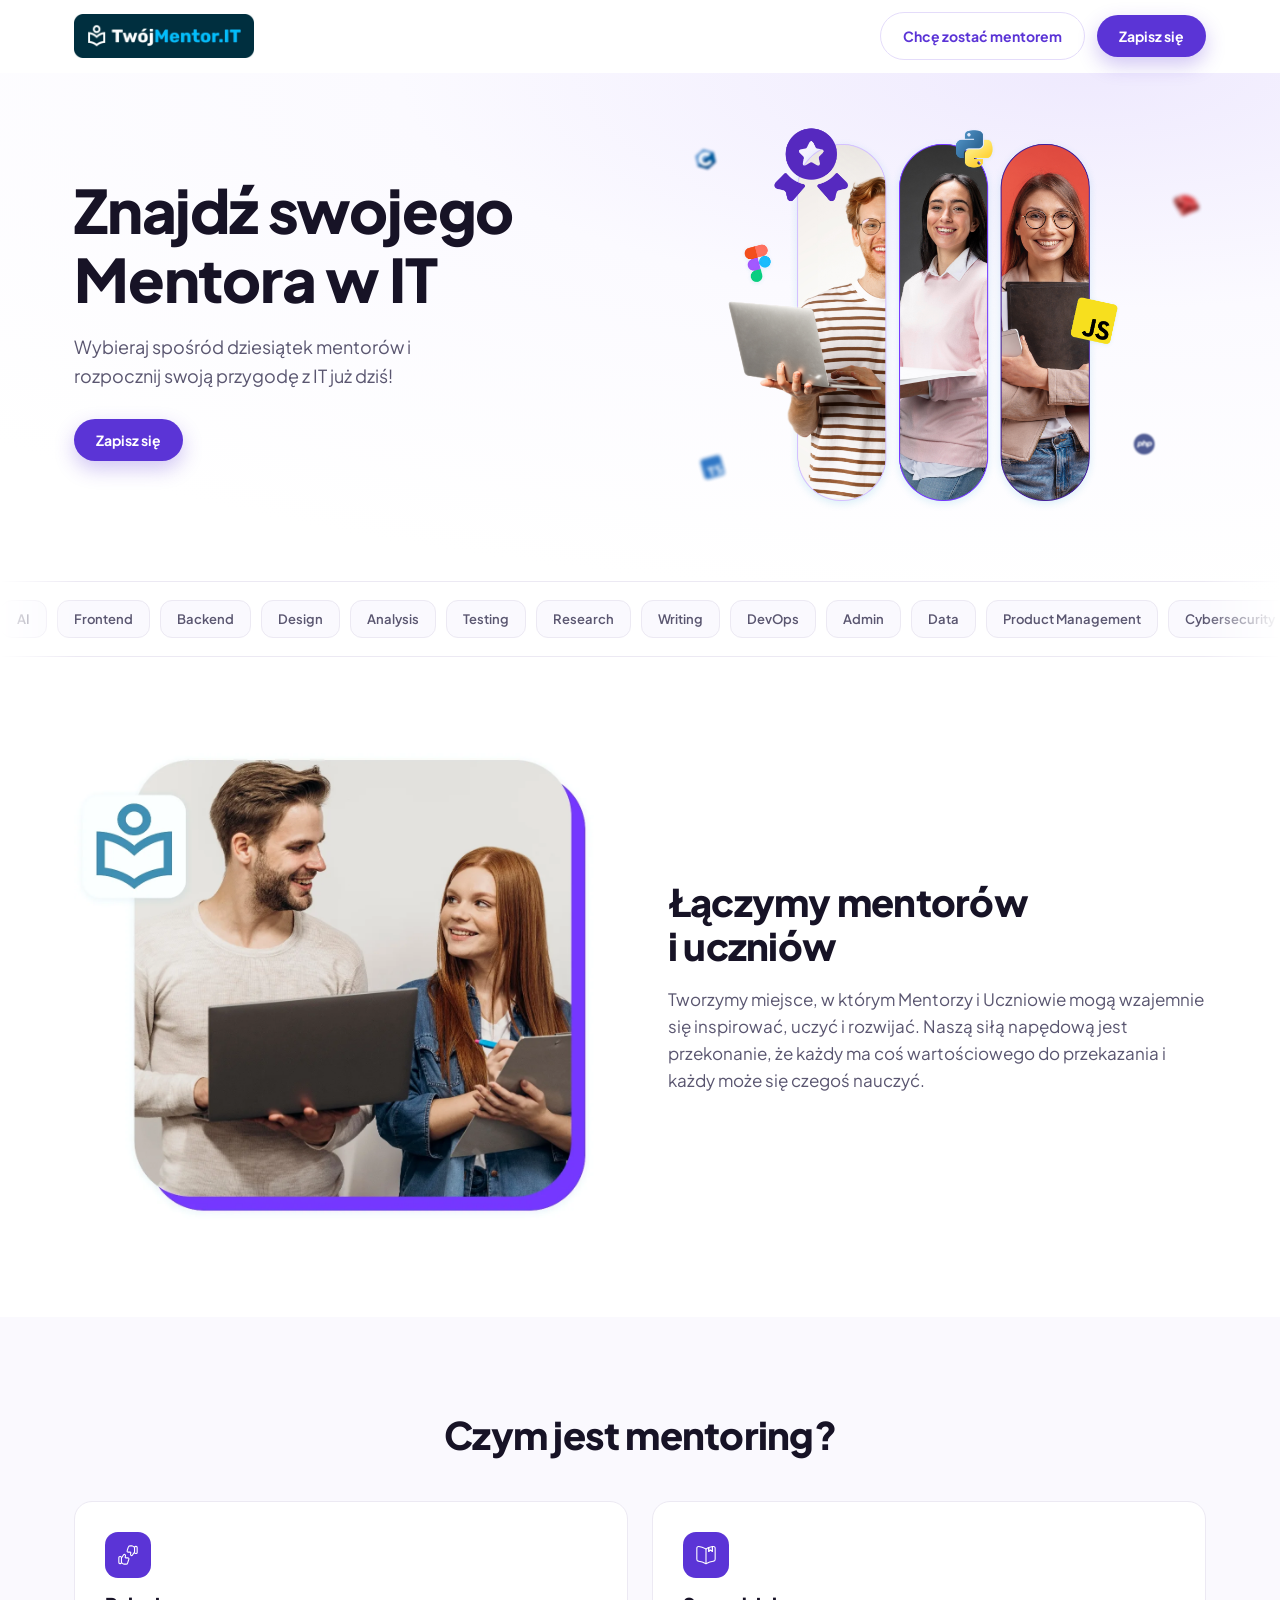
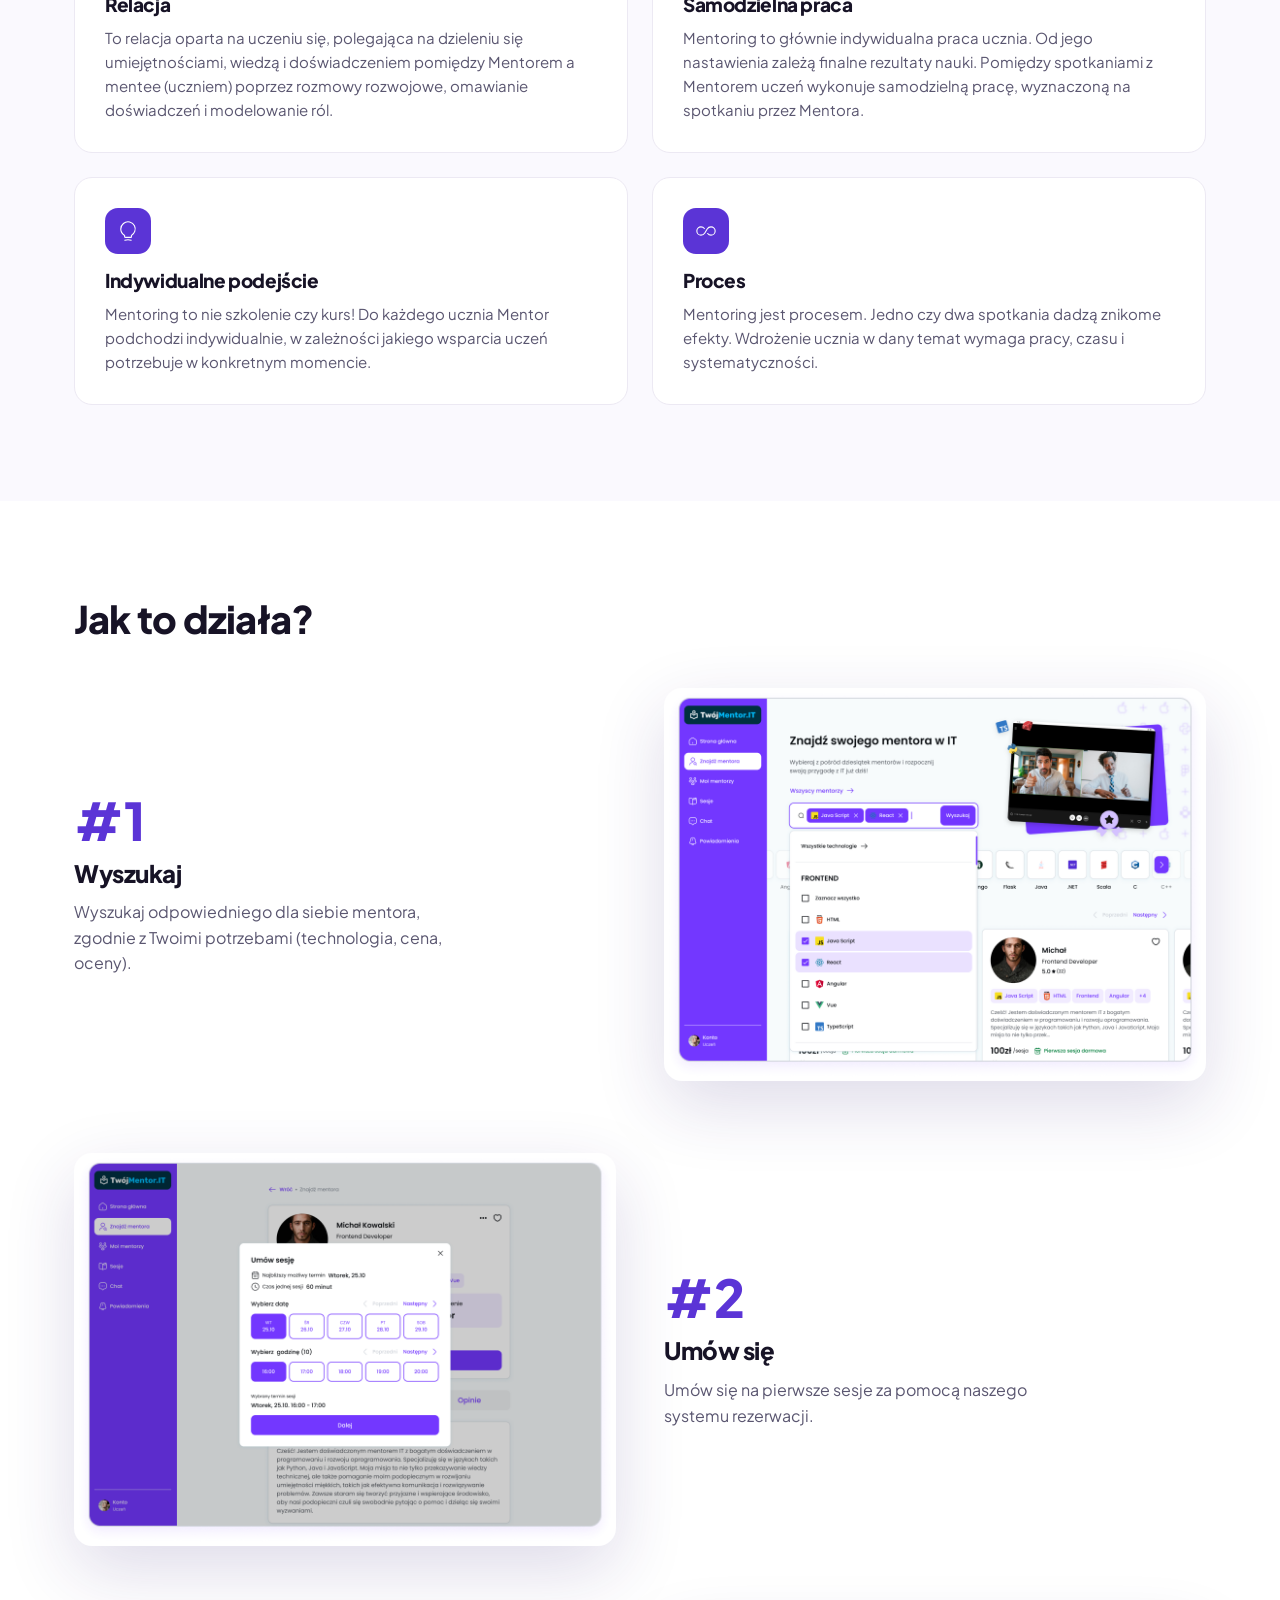
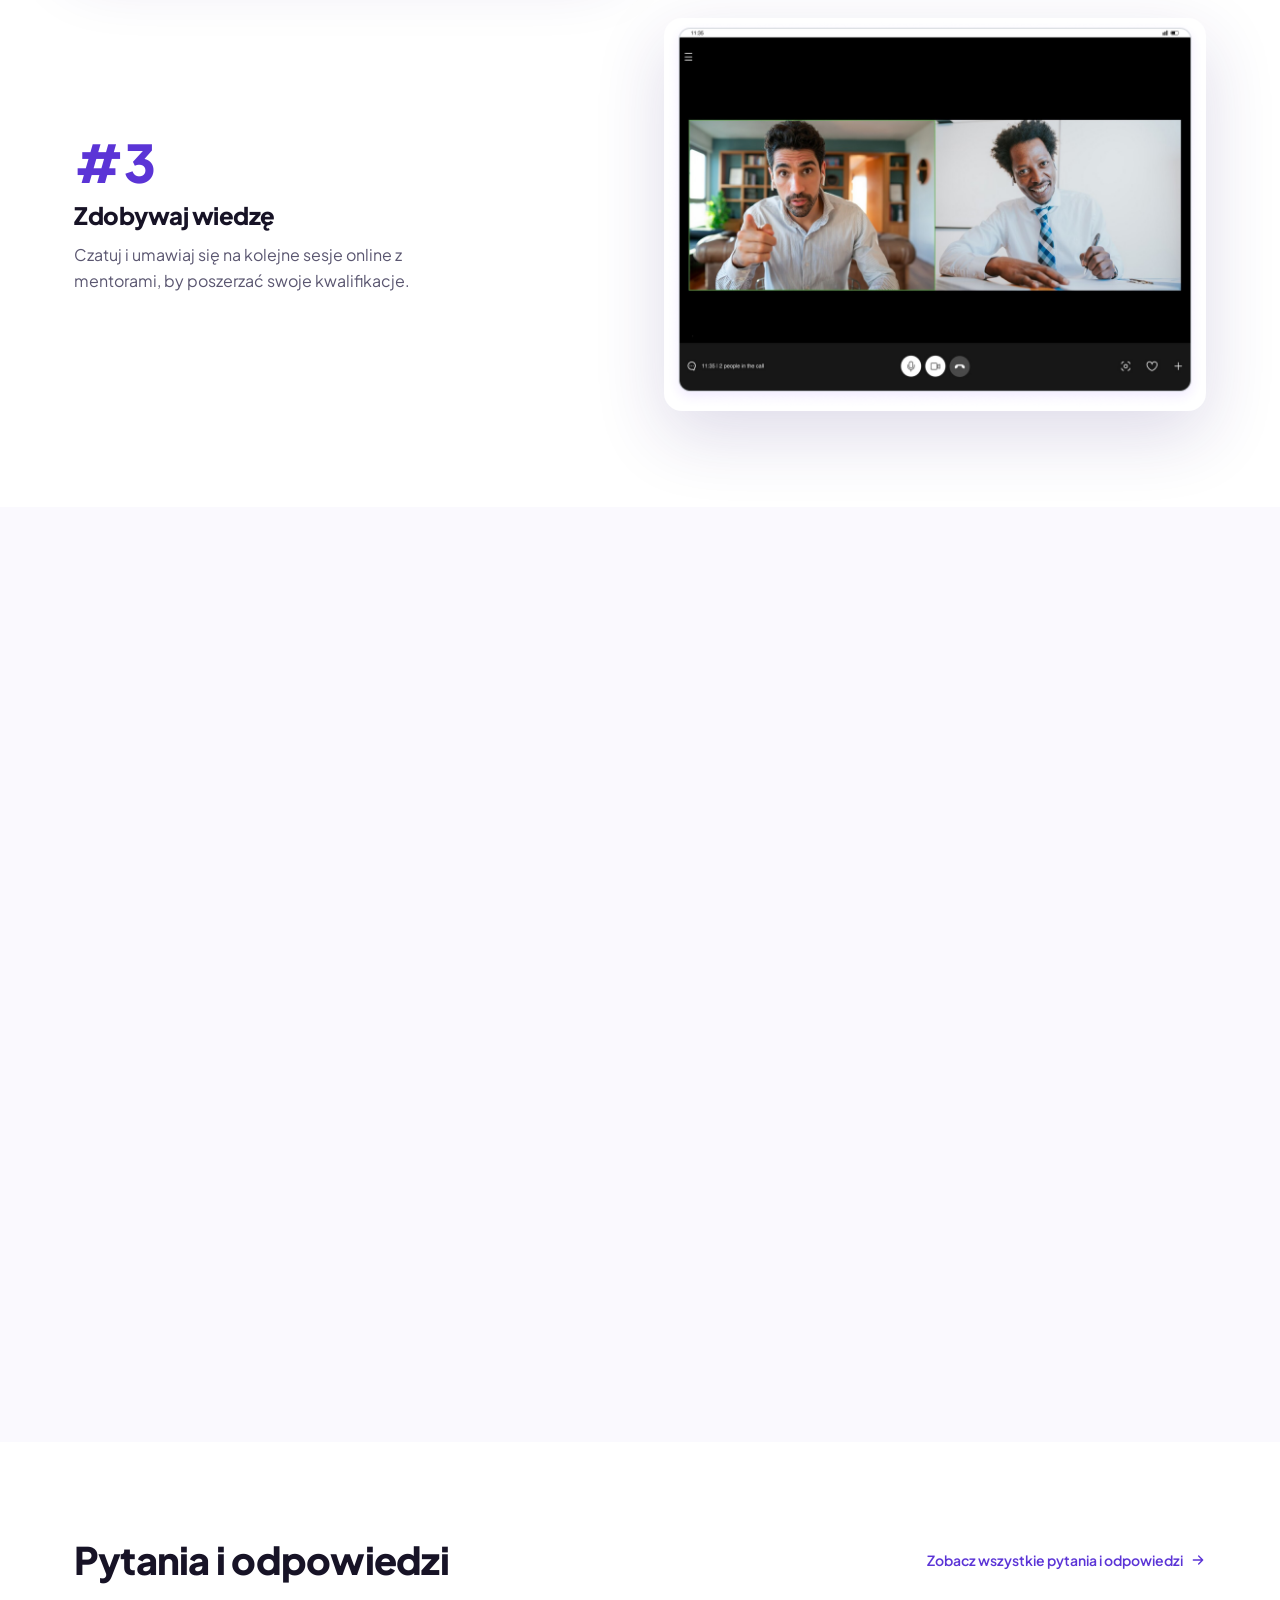
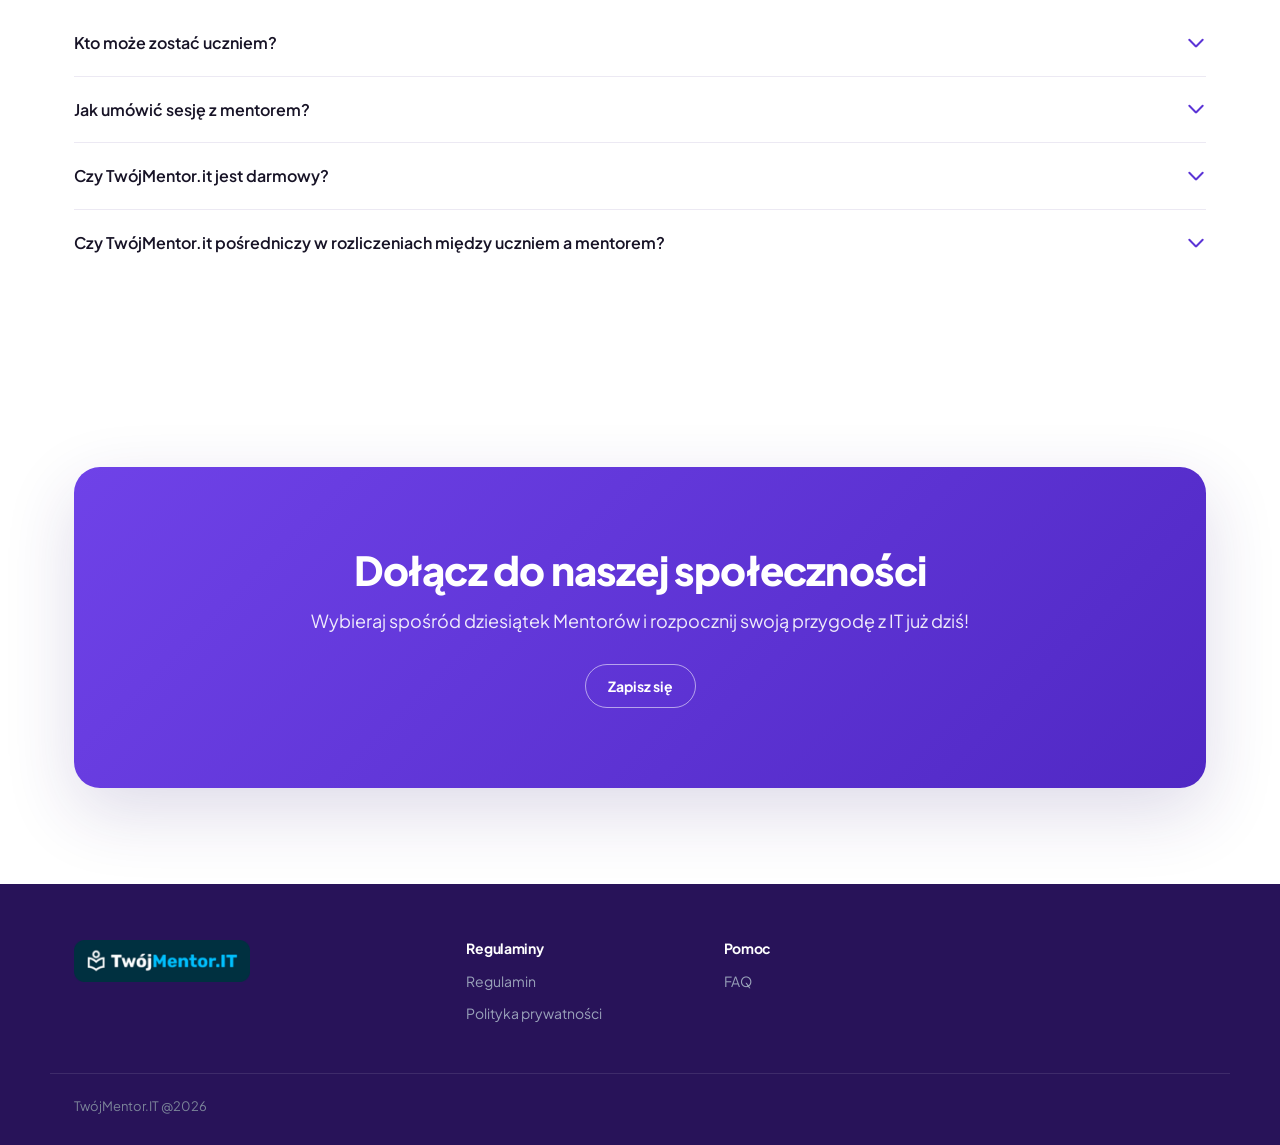
<file: index.html>
<!DOCTYPE html>
<html lang="pl">
<head>
  <meta charset="UTF-8" />
  <meta name="viewport" content="width=device-width, initial-scale=1.0" />
  <title>TwójMentor.IT — Znajdź swojego Mentora w IT</title>
  <meta name="description" content="Wybieraj spośród dziesiątek mentorów IT i rozpocznij swoją przygodę z IT już dziś. Indywidualne sesje 1:1 z doświadczonymi specjalistami: Python, JavaScript, React, Java i więcej." />
  <meta name="theme-color" content="#5b34d6" />
  <link rel="canonical" href="https://mentor-it.github.io/LP/" />

  <!-- Open Graph -->
  <meta property="og:type" content="website" />
  <meta property="og:locale" content="pl_PL" />
  <meta property="og:site_name" content="TwójMentor.IT" />
  <meta property="og:title" content="TwójMentor.IT — Znajdź swojego Mentora w IT" />
  <meta property="og:description" content="Wybieraj spośród dziesiątek mentorów IT i rozpocznij swoją przygodę z IT już dziś." />
  <meta property="og:url" content="https://mentor-it.github.io/LP/" />
  <meta property="og:image" content="https://mentor-it.github.io/LP/assets/img/og-image.jpg" />
  <meta property="og:image:width" content="1200" />
  <meta property="og:image:height" content="630" />

  <!-- Twitter -->
  <meta name="twitter:card" content="summary_large_image" />
  <meta name="twitter:title" content="TwójMentor.IT — Znajdź swojego Mentora w IT" />
  <meta name="twitter:description" content="Wybieraj spośród dziesiątek mentorów IT i rozpocznij swoją przygodę z IT już dziś." />
  <meta name="twitter:image" content="https://mentor-it.github.io/LP/assets/img/og-image.jpg" />

  <link rel="icon" type="image/svg+xml" href="assets/img/logo-refresh_2.svg" />
  <link rel="preconnect" href="https://fonts.googleapis.com" />
  <link rel="preconnect" href="https://fonts.gstatic.com" crossorigin />
  <link rel="preload" as="image" href="assets/img/Hero_1.png" />
  <link href="https://fonts.googleapis.com/css2?family=Plus+Jakarta+Sans:wght@400;500;600;700;800&display=swap" rel="stylesheet" />
  <link rel="stylesheet" href="assets/css/style.css" />
  <style>
    .hero-grid { min-height: 460px; align-items: start }
    .hero-copy { padding-top: 54px }
    @media (max-width: 980px) {
      .hero-grid { min-height: 0; align-items: center }
      .hero-copy { padding-top: 0 }
      .hero-photo-wrap { height: 260px; overflow: hidden }
      .hero-photo { width: 100%; height: 100%; object-fit: cover; object-position: center top }
    }
  </style>

  <!-- JSON-LD: Organizacja + FAQ -->
  <script type="application/ld+json">
  {
    "@context": "https://schema.org",
    "@type": "Organization",
    "name": "TwójMentor.IT",
    "url": "https://mentor-it.github.io/LP/",
    "logo": "https://mentor-it.github.io/LP/assets/img/favicon.svg",
    "description": "Platforma łącząca mentorów IT z uczniami. Indywidualne sesje 1:1 z doświadczonymi specjalistami.",
    "sameAs": []
  }
  </script>
  <script type="application/ld+json">
  {
    "@context": "https://schema.org",
    "@type": "FAQPage",
    "mainEntity": [
      {
        "@type": "Question",
        "name": "Kto może zostać uczniem?",
        "acceptedAnswer": { "@type": "Answer", "text": "Uczniem TwójMentor.IT może zostać każdy, kto chce rozwijać się w branży IT — niezależnie od poziomu zaawansowania. Niezależnie od tego, czy dopiero zaczynasz, czy chcesz pogłębić konkretną technologię, znajdziesz mentora dopasowanego do swoich potrzeb." }
      },
      {
        "@type": "Question",
        "name": "Jak umówić sesję z mentorem?",
        "acceptedAnswer": { "@type": "Answer", "text": "Wystarczy wybrać mentora, kliknąć „Umów sesję”, wskazać dogodny termin w naszym systemie rezerwacji i potwierdzić spotkanie. Całość zajmuje kilka minut." }
      },
      {
        "@type": "Question",
        "name": "Czy TwójMentor.it jest darmowy?",
        "acceptedAnswer": { "@type": "Answer", "text": "Założenie konta i przeglądanie mentorów jest bezpłatne. Pierwsza sesja u wielu mentorów jest darmowa, a kolejne sesje rozliczane są w punktach według stawki ustalonej przez mentora." }
      },
      {
        "@type": "Question",
        "name": "Czy TwójMentor.it pośredniczy w rozliczeniach między uczniem a mentorem?",
        "acceptedAnswer": { "@type": "Answer", "text": "Tak. Wszystkie płatności, rezerwacje i rozliczenia odbywają się bezpiecznie w ramach platformy — bez konieczności korzystania z zewnętrznych aplikacji." }
      }
    ]
  }
  </script>
</head>
<body>
  <a class="skip-link" href="#main">Przejdź do treści</a>

  <!-- ======= HEADER ======= -->
  <header class="site-header" id="siteHeader">
    <div class="container header-inner">
      <a href="#hero" class="logo" aria-label="TwójMentor.IT — strona główna">
        <img src="assets/img/logo.webp" width="218" height="53" alt="TwójMentor.IT" class="logo-img" />
      </a>

      <button type="button" class="nav-toggle" id="navToggle" aria-label="Menu" aria-expanded="false">
        <span></span><span></span><span></span>
      </button>

      <div class="header-actions">
        <a href="zostan-mentorem/" class="btn btn-ghost">Chcę zostać mentorem</a>
        <button type="button" id="ctaSignupBtn" class="btn btn-primary js-signup-open">Zapisz się</button>
      </div>
    </div>
  </header>

  <main id="main">
    <!-- ======= HERO ======= -->
    <section class="hero" id="hero">
      <div class="container hero-grid">
        <div class="hero-copy">
          <h1 class="hero-title">Znajdź swojego<br>Mentora w IT</h1>
          <p class="hero-sub">Wybieraj spośród dziesiątek mentorów i rozpocznij swoją przygodę z IT już dziś!</p>
          <button type="button" class="btn btn-primary js-signup-open">Zapisz się</button>

        </div>

        <div class="hero-visual" aria-hidden="false">
          <div class="hero-photo-wrap">
            <img src="assets/img/Hero_1.png" width="617" height="432" alt="Zespół mentorów IT z technologiami Python, JavaScript i narzędziami projektowymi" class="hero-photo" />
          </div>
        </div>
      </div>

      <!-- Pasek technologii -->
      <div class="tech-strip-wrap">
        <div class="tech-strip" id="techStrip" aria-label="Dostępne technologie">
          <button class="tech-chip" data-tech="AI"><span>AI</span></button>
          <button class="tech-chip" data-tech="Frontend"><span>Frontend</span></button>
          <button class="tech-chip" data-tech="Backend"><span>Backend</span></button>
          <button class="tech-chip" data-tech="Design"><span>Design</span></button>
          <button class="tech-chip" data-tech="Analysis"><span>Analysis</span></button>
          <button class="tech-chip" data-tech="Testing"><span>Testing</span></button>
          <button class="tech-chip" data-tech="Research"><span>Research</span></button>
          <button class="tech-chip" data-tech="Writing"><span>Writing</span></button>
          <button class="tech-chip" data-tech="DevOps"><span>DevOps</span></button>
          <button class="tech-chip" data-tech="Admin"><span>Admin</span></button>
          <button class="tech-chip" data-tech="Data"><span>Data</span></button>
          <button class="tech-chip" data-tech="Product Management"><span>Product Management</span></button>
          <button class="tech-chip" data-tech="Cybersecurity"><span>Cybersecurity</span></button>
          <button class="tech-chip" data-tech="Mobile"><span>Mobile</span></button>
          <button class="tech-chip" data-tech="Game Dev"><span>Game Dev</span></button>
          <button class="tech-chip" data-tech="Mentoring kariery"><span>Mentoring kariery</span></button>
          <button class="tech-chip" data-tech="Rekrutacja IT"><span>Rekrutacja IT</span></button>
          <!-- duplicate for seamless loop -->
          <button class="tech-chip" data-tech="AI" aria-hidden="true" tabindex="-1"><span>AI</span></button>
          <button class="tech-chip" data-tech="Frontend" aria-hidden="true" tabindex="-1"><span>Frontend</span></button>
          <button class="tech-chip" data-tech="Backend" aria-hidden="true" tabindex="-1"><span>Backend</span></button>
          <button class="tech-chip" data-tech="Design" aria-hidden="true" tabindex="-1"><span>Design</span></button>
          <button class="tech-chip" data-tech="Analysis" aria-hidden="true" tabindex="-1"><span>Analysis</span></button>
          <button class="tech-chip" data-tech="Testing" aria-hidden="true" tabindex="-1"><span>Testing</span></button>
          <button class="tech-chip" data-tech="Research" aria-hidden="true" tabindex="-1"><span>Research</span></button>
          <button class="tech-chip" data-tech="Writing" aria-hidden="true" tabindex="-1"><span>Writing</span></button>
          <button class="tech-chip" data-tech="DevOps" aria-hidden="true" tabindex="-1"><span>DevOps</span></button>
          <button class="tech-chip" data-tech="Admin" aria-hidden="true" tabindex="-1"><span>Admin</span></button>
          <button class="tech-chip" data-tech="Data" aria-hidden="true" tabindex="-1"><span>Data</span></button>
          <button class="tech-chip" data-tech="Product Management" aria-hidden="true" tabindex="-1"><span>Product Management</span></button>
          <button class="tech-chip" data-tech="Cybersecurity" aria-hidden="true" tabindex="-1"><span>Cybersecurity</span></button>
          <button class="tech-chip" data-tech="Mobile" aria-hidden="true" tabindex="-1"><span>Mobile</span></button>
          <button class="tech-chip" data-tech="Game Dev" aria-hidden="true" tabindex="-1"><span>Game Dev</span></button>
          <button class="tech-chip" data-tech="Mentoring kariery" aria-hidden="true" tabindex="-1"><span>Mentoring kariery</span></button>
          <button class="tech-chip" data-tech="Rekrutacja IT" aria-hidden="true" tabindex="-1"><span>Rekrutacja IT</span></button>
        </div>
      </div>
    </section>

    <!-- ======= ŁĄCZYMY MENTORÓW I UCZNIÓW ======= -->
    <section class="section connect" id="o-nas" aria-labelledby="connect-title">
      <div class="container connect-grid">
        <div class="connect-visual reveal">
          <img src="assets/img/laczymy.webp" width="560" height="504" loading="lazy" alt="Mentor i uczennica wspólnie pracujący przy laptopie" class="connect-photo" />
        </div>
        <div class="connect-copy reveal">
          <h2 id="connect-title" class="section-title">Łączymy mentorów<br>i uczniów</h2>
          <p>Tworzymy miejsce, w którym Mentorzy i Uczniowie mogą wzajemnie się inspirować, uczyć i rozwijać. Naszą siłą napędową jest przekonanie, że każdy ma coś wartościowego do przekazania i każdy może się czegoś nauczyć.</p>
        </div>
      </div>
    </section>

    <!-- ======= CZYM JEST MENTORING ======= -->
    <section class="section mentoring" id="czym-jest-mentoring" aria-labelledby="mentoring-title">
      <div class="container">
        <h2 id="mentoring-title" class="section-title center">Czym jest mentoring?</h2>
        <div class="feature-grid">
          <article class="feature-card reveal">
            <span class="feature-icon">
              <img src="assets/img/relacja.svg" width="22" height="22" alt="" aria-hidden="true" />
            </span>
            <h3>Relacja</h3>
            <p>To relacja oparta na uczeniu się, polegająca na dzieleniu się umiejętnościami, wiedzą i doświadczeniem pomiędzy Mentorem a mentee (uczniem) poprzez rozmowy rozwojowe, omawianie doświadczeń i modelowanie ról.</p>
          </article>
          <article class="feature-card reveal">
            <span class="feature-icon">
              <img src="assets/img/samodzielna_praca.svg" width="22" height="22" alt="" aria-hidden="true" />
            </span>
            <h3>Samodzielna praca</h3>
            <p>Mentoring to głównie indywidualna praca ucznia. Od jego nastawienia zależą finalne rezultaty nauki. Pomiędzy spotkaniami z Mentorem uczeń wykonuje samodzielną pracę, wyznaczoną na spotkaniu przez Mentora.</p>
          </article>
          <article class="feature-card reveal">
            <span class="feature-icon">
              <img src="assets/img/indywidualne_podejscie.svg" width="22" height="22" alt="" aria-hidden="true" />
            </span>
            <h3>Indywidualne podejście</h3>
            <p>Mentoring to nie szkolenie czy kurs! Do każdego ucznia Mentor podchodzi indywidualnie, w zależności jakiego wsparcia uczeń potrzebuje w konkretnym momencie.</p>
          </article>
          <article class="feature-card reveal">
            <span class="feature-icon">
              <img src="assets/img/proces.svg" width="22" height="22" alt="" aria-hidden="true" />
            </span>
            <h3>Proces</h3>
            <p>Mentoring jest procesem. Jedno czy dwa spotkania dadzą znikome efekty. Wdrożenie ucznia w dany temat wymaga pracy, czasu i systematyczności.</p>
          </article>
        </div>
      </div>
    </section>

    <!-- ======= JAK TO DZIAŁA ======= -->
    <section class="section how" id="jak-to-dziala" aria-labelledby="how-title">
      <div class="container">
        <h2 id="how-title" class="section-title">Jak to działa?</h2>
        <div class="how-steps">
          <div class="how-row reveal">
            <div class="how-text">
              <span class="step-num">#1</span>
              <h3>Wyszukaj</h3>
              <p>Wyszukaj odpowiedniego dla siebie mentora, zgodnie z Twoimi potrzebami (technologia, cena, oceny).</p>
            </div>
            <div class="how-media">
              <img src="assets/img/Wyszukaj.png" width="600" height="434" loading="lazy" alt="Ekran wyszukiwania mentora z filtrami technologii w aplikacji TwójMentor.IT" />
            </div>
          </div>
          <div class="how-row reverse reveal">
            <div class="how-text">
              <span class="step-num">#2</span>
              <h3>Umów się</h3>
              <p>Umów się na pierwsze sesje za pomocą naszego systemu rezerwacji.</p>
            </div>
            <div class="how-media">
              <img src="assets/img/Umow_sie.png" width="600" height="435" loading="lazy" alt="Okno rezerwacji sesji z wyborem daty i godziny w aplikacji TwójMentor.IT" />
            </div>
          </div>
          <div class="how-row reveal">
            <div class="how-text">
              <span class="step-num">#3</span>
              <h3>Zdobywaj wiedzę</h3>
              <p>Czatuj i umawiaj się na kolejne sesje online z mentorami, by poszerzać swoje kwalifikacje.</p>
            </div>
            <div class="how-media">
              <img src="assets/img/Zdobywaj_wiedze.png" width="600" height="434" loading="lazy" alt="Wideorozmowa mentora z uczniem podczas sesji online" />
            </div>
          </div>
        </div>
      </div>
    </section>

    <!-- ======= NASI MENTORZY ======= -->
    <section class="section mentors" id="mentorzy" aria-labelledby="mentors-title" style="display:none">
      <div class="container">
        <div class="mentors-head">
          <h2 id="mentors-title" class="section-title">Nasi mentorzy</h2>
          <div class="slider-nav">
            <button class="slider-btn" id="prevMentor" aria-label="Poprzedni mentor">
              <svg width="18" height="18" viewBox="0 0 24 24" fill="none"><path d="M15 6l-6 6 6 6" stroke="currentColor" stroke-width="2" stroke-linecap="round" stroke-linejoin="round"/></svg>
              <span>Poprzedni</span>
            </button>
            <button class="slider-btn" id="nextMentor" aria-label="Następny mentor">
              <span>Następny</span>
              <svg width="18" height="18" viewBox="0 0 24 24" fill="none"><path d="M9 6l6 6-6 6" stroke="currentColor" stroke-width="2" stroke-linecap="round" stroke-linejoin="round"/></svg>
            </button>
          </div>
        </div>

        <div class="mentors-track-wrap">
          <div class="mentors-track" id="mentorsTrack">
            <!-- Michał -->
            <article class="mentor-card">
              <button class="fav-btn" aria-label="Dodaj do ulubionych">
                <svg width="22" height="22" viewBox="0 0 24 24" fill="none"><path d="M12 20s-7-4.5-9.3-9C1.2 8 2.5 4.5 6 4.5c2 0 3.2 1.3 4 2.4.8-1.1 2-2.4 4-2.4 3.5 0 4.8 3.5 3.3 6.5C19 15.5 12 20 12 20z" stroke="currentColor" stroke-width="1.8" stroke-linejoin="round"/></svg>
              </button>
              <div class="mentor-top">
                <img src="assets/img/avatar-michal.webp" width="64" height="64" loading="lazy" alt="Michał — Frontend Developer i UX Researcher" class="mentor-avatar" />
                <div>
                  <h3 class="mentor-name">Michał</h3>
                  <p class="mentor-role">Frontend Developer<br>UX Researcher</p>
                  <p class="mentor-rate"><span class="stars">★</span> 5.0 <span class="reviews">(22)</span></p>
                </div>
              </div>
              <ul class="mentor-tags">
                <li class="tag tag-js">JavaScript</li>
                <li class="tag tag-html">HTML</li>
                <li class="tag">Frontend</li>
                <li class="tag">Angular</li>
                <li class="tag tag-more">+4</li>
              </ul>
              <p class="mentor-bio">Cześć! Jestem doświadczonym mentorem IT z bogatym doświadczeniem w programowaniu i rozwoju oprogramowania. Specjalizuję się w językach takich jak Python, Java i JavaScript. Moja misja to nie tylko przek…</p>
              <div class="mentor-footer">
                <div class="mentor-price"><strong>100 Ptk</strong> /sesja</div>
                <p class="mentor-free"><span aria-hidden="true">🎁</span> Pierwsza sesja darmowa</p>
              </div>
              <p class="mentor-term">Najbliższy termin: <strong>Wtorek, 25.10</strong></p>
            </article>

            <!-- Anna -->
            <article class="mentor-card">
              <button class="fav-btn" aria-label="Dodaj do ulubionych">
                <svg width="22" height="22" viewBox="0 0 24 24" fill="none"><path d="M12 20s-7-4.5-9.3-9C1.2 8 2.5 4.5 6 4.5c2 0 3.2 1.3 4 2.4.8-1.1 2-2.4 4-2.4 3.5 0 4.8 3.5 3.3 6.5C19 15.5 12 20 12 20z" stroke="currentColor" stroke-width="1.8" stroke-linejoin="round"/></svg>
              </button>
              <div class="mentor-top">
                <img src="assets/img/avatar-anna.webp" width="64" height="64" loading="lazy" alt="Anna — Frontend Developer" class="mentor-avatar" />
                <div>
                  <h3 class="mentor-name">Anna</h3>
                  <p class="mentor-role">Frontend Developer<br>UX/UI Designer</p>
                  <p class="mentor-rate"><span class="stars">★</span> 5.0 <span class="reviews">(22)</span></p>
                </div>
              </div>
              <ul class="mentor-tags">
                <li class="tag tag-js">JavaScript</li>
                <li class="tag tag-html">HTML</li>
                <li class="tag">Frontend</li>
                <li class="tag">Angular</li>
                <li class="tag tag-more">+4</li>
              </ul>
              <p class="mentor-bio">Cześć! Jestem doświadczonym mentorem IT z bogatym doświadczeniem w programowaniu i rozwoju oprogramowania. Specjalizuję się w językach takich jak Python, Java i JavaScript. Moja misja to nie tylko przek…</p>
              <div class="mentor-footer">
                <div class="mentor-price"><strong>90 Ptk</strong> /sesja</div>
                <p class="mentor-free"><span aria-hidden="true">🎁</span> Pierwsza sesja darmowa</p>
              </div>
              <p class="mentor-term">Najbliższy termin: <strong>Wtorek, 25.10</strong></p>
            </article>

            <!-- Piotr -->
            <article class="mentor-card">
              <button class="fav-btn" aria-label="Dodaj do ulubionych">
                <svg width="22" height="22" viewBox="0 0 24 24" fill="none"><path d="M12 20s-7-4.5-9.3-9C1.2 8 2.5 4.5 6 4.5c2 0 3.2 1.3 4 2.4.8-1.1 2-2.4 4-2.4 3.5 0 4.8 3.5 3.3 6.5C19 15.5 12 20 12 20z" stroke="currentColor" stroke-width="1.8" stroke-linejoin="round"/></svg>
              </button>
              <div class="mentor-top">
                <img src="assets/img/avatar-piotr.webp" width="64" height="64" loading="lazy" alt="Piotr — Frontend Developer" class="mentor-avatar" />
                <div>
                  <h3 class="mentor-name">Piotr</h3>
                  <p class="mentor-role">Frontend Developer<br>Backend Developer</p>
                  <p class="mentor-rate"><span class="stars">★</span> 5.0 <span class="reviews">(21)</span></p>
                </div>
              </div>
              <ul class="mentor-tags">
                <li class="tag tag-js">JavaScript</li>
                <li class="tag tag-html">HTML</li>
                <li class="tag">Python</li>
                <li class="tag">Django</li>
                <li class="tag tag-more">+4</li>
              </ul>
              <p class="mentor-bio">Cześć! Jestem doświadczonym mentorem IT z bogatym doświadczeniem w programowaniu i rozwoju oprogramowania. Specjalizuję się w językach takich jak Python, Java i JavaScript. Moja misja to nie tylko przek…</p>
              <div class="mentor-footer">
                <div class="mentor-price"><strong>150 Ptk</strong> /sesja</div>
                <p class="mentor-free"><span aria-hidden="true">🎁</span> Pierwsza sesja darmowa</p>
              </div>
              <p class="mentor-term">Najbliższy termin: <strong>Wtorek, 25.10</strong></p>
            </article>
          </div>
        </div>
      </div>
    </section>

    <!-- ======= CO ZYSKUJESZ ======= -->
    <section class="section benefits" id="korzysci" aria-labelledby="benefits-title">
      <div class="container benefits-grid">
        <div class="benefits-visual reveal">
          <img src="assets/img/korzysci.png" width="480" height="620" loading="lazy" alt="Uczniowie i uczennica korzystający z platformy TwójMentor.IT" class="benefits-photo" />
        </div>
        <div class="benefits-copy reveal">
          <h2 id="benefits-title" class="section-title">Co z nami zyskujesz?</h2>
          <ul class="benefits-list">
            <li class="benefit-item">
              <span class="benefit-icon">
                <img src="assets/img/dostep_do_najlepszych_specjalistow.svg" width="24" height="24" alt="" aria-hidden="true" />
              </span>
              <div>
                <h3>Dostęp do najlepszych specjalistów</h3>
                <p>Wszyscy Mentorzy są przez nas weryfikowani, dzięki czemu masz pewność, że masz dostęp do najlepszych specjalistów.</p>
              </div>
            </li>
            <li class="benefit-item">
              <span class="benefit-icon">
                <img src="assets/img/poznasz_branze_it_od_srodka.svg" width="24" height="24" alt="" aria-hidden="true" />
              </span>
              <div>
                <h3>Poznasz branżę IT od środka</h3>
                <p>Mentorzy mają praktyczne doświadczenie w branży IT, dzięki czemu posiadają wiedzę, której możesz nie znaleźć w Internecie.</p>
              </div>
            </li>
            <li class="benefit-item">
              <span class="benefit-icon">
                <img src="assets/img/wszystko_w_jednym_miejscu.svg" width="24" height="24" alt="" aria-hidden="true" />
              </span>
              <div>
                <h3>Wszystko w jednym miejscu</h3>
                <p>Umówienie, płatność, dołączenie do sesji oraz chat z mentorem — wszystko to w jednym miejscu bez konieczności wykorzystywania innych pośrednich aplikacji.</p>
              </div>
            </li>
          </ul>
        </div>
      </div>
    </section>

    <!-- ======= FAQ ======= -->
    <section class="section faq" id="faq" aria-labelledby="faq-title">
      <div class="container">
        <div class="faq-head reveal">
          <h2 id="faq-title" class="section-title">Pytania i odpowiedzi</h2>
          <a href="faq/" class="link-arrow">Zobacz wszystkie pytania i odpowiedzi
            <svg width="16" height="16" viewBox="0 0 24 24" fill="none"><path d="M5 12h14M13 6l6 6-6 6" stroke="currentColor" stroke-width="2" stroke-linecap="round" stroke-linejoin="round"/></svg>
          </a>
        </div>
        <div class="faq-list reveal">
          <details class="faq-item">
            <summary>Kto może zostać uczniem?<span class="faq-chevron" aria-hidden="true"></span></summary>
            <div class="faq-body"><p>Uczniem TwójMentor.IT może zostać każdy, kto chce rozwijać się w branży IT — niezależnie od poziomu zaawansowania. Niezależnie od tego, czy dopiero zaczynasz, czy chcesz pogłębić konkretną technologię, znajdziesz mentora dopasowanego do swoich potrzeb.</p></div>
          </details>
          <details class="faq-item">
            <summary>Jak umówić sesję z mentorem?<span class="faq-chevron" aria-hidden="true"></span></summary>
            <div class="faq-body"><p>Wystarczy wybrać mentora, kliknąć „Umów sesję”, wskazać dogodny termin w naszym systemie rezerwacji i potwierdzić spotkanie. Całość zajmuje kilka minut.</p></div>
          </details>
          <details class="faq-item">
            <summary>Czy TwójMentor.it jest darmowy?<span class="faq-chevron" aria-hidden="true"></span></summary>
            <div class="faq-body"><p>Założenie konta i przeglądanie mentorów jest bezpłatne. Pierwsza sesja u wielu mentorów jest darmowa, a kolejne sesje rozliczane są w punktach według stawki ustalonej przez mentora.</p></div>
          </details>
          <details class="faq-item">
            <summary>Czy TwójMentor.it pośredniczy w rozliczeniach między uczniem a mentorem?<span class="faq-chevron" aria-hidden="true"></span></summary>
            <div class="faq-body"><p>Tak. Wszystkie płatności, rezerwacje i rozliczenia odbywają się bezpiecznie w ramach platformy — bez konieczności korzystania z zewnętrznych aplikacji.</p></div>
          </details>
        </div>
      </div>
    </section>

    <!-- ======= CTA ======= -->
    <section class="section cta" id="cta" aria-labelledby="cta-title">
      <div class="container">
        <div class="cta-box reveal">
          <div class="cta-deco" aria-hidden="true"></div>
          <h2 id="cta-title">Dołącz do naszej społeczności</h2>
          <p>Wybieraj spośród dziesiątek Mentorów i rozpocznij swoją przygodę z IT już dziś!</p>
          <div class="cta-actions">
            <button type="button" class="btn btn-ghost-light js-signup-open">Zapisz się</button>
          </div>
        </div>
      </div>
    </section>
  </main>

  <!-- ======= FOOTER ======= -->
  <footer class="site-footer">
    <div class="container footer-grid">
      <div class="footer-brand">
        <a href="#hero" class="logo logo-footer" aria-label="TwójMentor.IT">
          <img src="assets/img/Logo.png" width="206" height="50" alt="TwójMentor.IT" class="logo-img" />
        </a>
      </div>
      <nav class="footer-col" aria-label="Regulaminy">
        <h3>Regulaminy</h3>
        <!-- <a href="#">Warunki korzystania</a> -->
        <a href="regulamin/">Regulamin</a>
        <a href="polityka-prywatnosci/">Polityka prywatności</a>
      </nav>
      <nav class="footer-col" aria-label="Pomoc">
        <h3>Pomoc</h3>
        <a href="faq/">FAQ</a>
      </nav>
      <!-- social media hidden -->

    </div>
    <div class="container footer-bottom">
      <p>TwójMentor.IT @2026</p>
    </div>
  </footer>

  <!-- ======= MODAL MAILERLITE ======= -->
  <div id="signupModal" class="modal-overlay" role="dialog" aria-modal="true" aria-labelledby="modalTitle" hidden>
    <div class="modal-box">
      <button class="modal-close" id="modalClose" aria-label="Zamknij">&times;</button>

      <style type="text/css">@import url("https://assets.mlcdn.com/fonts.css?version=1780569");</style>
      <style type="text/css">
        .ml-form-embedSubmitLoad{display:inline-block;width:20px;height:20px}
        .ml-form-embedSubmitLoad:after{content:" ";display:block;width:11px;height:11px;margin:1px;border-radius:50%;border:4px solid #fff;border-color:#fff #fff #fff transparent;animation:ml-form-embedSubmitLoad 1.2s linear infinite}
        @keyframes ml-form-embedSubmitLoad{0%{transform:rotate(0deg)}100%{transform:rotate(360deg)}}
        .sr-only{position:absolute;width:1px;height:1px;padding:0;margin:-1px;overflow:hidden;clip:rect(0,0,0,0);border:0}
        .g-recaptcha{transform:scale(1);-webkit-transform:scale(1);transform-origin:0 0;-webkit-transform-origin:0 0}
        #mlb2-42301566.ml-form-embedContainer{box-sizing:border-box;display:table;margin:0 auto;position:static;width:100%!important}
        #mlb2-42301566.ml-form-embedContainer h4,#mlb2-42301566.ml-form-embedContainer p,#mlb2-42301566.ml-form-embedContainer span,#mlb2-42301566.ml-form-embedContainer button{text-transform:none!important;letter-spacing:normal!important}
        #mlb2-42301566.ml-form-embedContainer .ml-form-embedWrapper{background-color:#fff;border-width:0;border-color:transparent;border-radius:4px;border-style:solid;box-sizing:border-box;display:inline-block!important;margin:0;padding:0;position:relative}
        #mlb2-42301566.ml-form-embedContainer .ml-form-embedWrapper.embedForm{max-width:400px;width:100%}
        #mlb2-42301566.ml-form-embedContainer .ml-form-align-center{text-align:center}
        #mlb2-42301566.ml-form-embedContainer .ml-form-embedWrapper .ml-form-embedBody,#mlb2-42301566.ml-form-embedContainer .ml-form-embedWrapper .ml-form-successBody{padding:20px 20px 0}
        #mlb2-42301566.ml-form-embedContainer .ml-form-embedWrapper .ml-form-embedBody .ml-form-embedContent,#mlb2-42301566.ml-form-embedContainer .ml-form-embedWrapper .ml-form-successBody .ml-form-successContent{text-align:left;margin:0 0 20px}
        #mlb2-42301566.ml-form-embedContainer .ml-form-embedWrapper .ml-form-embedBody .ml-form-embedContent h4,#mlb2-42301566.ml-form-embedContainer .ml-form-embedWrapper .ml-form-successBody .ml-form-successContent h4{color:#000;font-family:'Poppins',sans-serif;font-size:24px;font-weight:700;margin:0 0 10px;text-align:left;word-break:break-word}
        #mlb2-42301566.ml-form-embedContainer .ml-form-embedWrapper .ml-form-embedBody .ml-form-embedContent p,#mlb2-42301566.ml-form-embedContainer .ml-form-embedWrapper .ml-form-successBody .ml-form-successContent p{color:#000;font-family:'Poppins',sans-serif;font-size:14px;font-weight:400;line-height:22px;margin:0 0 10px;text-align:left}
        #mlb2-42301566.ml-form-embedContainer .ml-form-embedWrapper .ml-form-embedBody form{margin:0;width:100%}
        #mlb2-42301566.ml-form-embedContainer .ml-form-embedWrapper .ml-form-embedBody .ml-form-formContent,#mlb2-42301566.ml-form-embedContainer .ml-form-embedWrapper .ml-form-embedBody .ml-form-checkboxRow{margin:0 0 20px;width:100%}
        #mlb2-42301566.ml-form-embedContainer .ml-form-embedWrapper .ml-form-embedBody .ml-form-checkboxRow{float:left}
        #mlb2-42301566.ml-form-embedContainer .ml-form-embedWrapper .ml-form-embedBody .ml-form-fieldRow{margin:0 0 10px;width:100%}
        #mlb2-42301566.ml-form-embedContainer .ml-form-embedWrapper .ml-form-embedBody .ml-form-fieldRow.ml-last-item{margin:0}
        #mlb2-42301566.ml-form-embedContainer .ml-form-embedWrapper .ml-form-embedBody .ml-form-fieldRow input{background-color:#F6F8F9!important;color:#333!important;border-color:#D0D4DB;border-radius:4px!important;border-style:solid!important;border-width:1px!important;font-family:'Open Sans',Arial,Helvetica,sans-serif;font-size:14px!important;height:auto;line-height:21px!important;margin:0;padding:10px!important;width:100%!important;box-sizing:border-box!important;max-width:100%!important}
        #mlb2-42301566.ml-form-embedContainer .ml-form-embedWrapper .ml-form-embedBody .ml-form-fieldRow textarea{background-color:#F6F8F9!important;color:#333!important;border-color:#D0D4DB;border-radius:4px!important;border-style:solid!important;border-width:1px!important;font-family:'Open Sans',Arial,Helvetica,sans-serif;font-size:14px!important;height:auto;line-height:21px!important;margin:0;padding:10px!important;width:100%!important;box-sizing:border-box!important;max-width:100%!important}
        #mlb2-42301566.ml-form-embedContainer .ml-form-embedWrapper .ml-form-embedBody .ml-form-fieldRow .custom-select{background-color:#F6F8F9!important;color:#333!important;border-color:#D0D4DB;border-radius:4px!important;border-style:solid!important;border-width:1px!important;font-family:'Open Sans',Arial,Helvetica,sans-serif;font-size:14px!important;line-height:20px!important;margin:0;padding:10px 28px 10px 12px!important;width:100%!important;box-sizing:border-box!important;max-width:100%!important;height:auto;display:inline-block;vertical-align:middle;background:url('https://assets.mlcdn.com/ml/images/default/dropdown.svg') no-repeat right .75rem center/8px 10px;-webkit-appearance:none;-moz-appearance:none;appearance:none}
        #mlb2-42301566.ml-form-embedContainer .ml-form-embedWrapper .ml-block-form .ml-field-group{text-align:left!important}
        #mlb2-42301566.ml-form-embedContainer .ml-form-embedWrapper .ml-block-form .ml-field-group label{margin-bottom:5px;color:#333;font-size:14px;font-family:'Open Sans',Arial,Helvetica,sans-serif;font-weight:bold;display:inline-block;line-height:20px}
        #mlb2-42301566.ml-form-embedContainer .ml-form-embedWrapper .ml-form-embedBody .ml-form-checkboxRow .label-description{color:#000;display:block;font-family:'Open Sans',Arial,Helvetica,sans-serif;font-size:12px;text-align:left;margin-bottom:0;position:relative;vertical-align:top}
        #mlb2-42301566.ml-form-embedContainer .ml-form-embedWrapper .ml-form-embedBody .ml-form-checkboxRow label{font-weight:normal;margin:0;padding:0;position:relative;display:block;min-height:24px;padding-left:24px}
        #mlb2-42301566.ml-form-embedContainer .ml-form-embedWrapper .ml-form-embedBody .ml-form-checkboxRow label p{color:#000!important;font-family:'Open Sans',Arial,Helvetica,sans-serif!important;font-size:12px!important;font-weight:normal!important;line-height:18px!important;padding:0!important;margin:0 5px 0 0!important}
        #mlb2-42301566.ml-form-embedContainer .ml-form-embedWrapper .ml-form-embedBody .ml-form-embedSubmit{margin:0 0 20px;float:left;width:100%}
        #mlb2-42301566.ml-form-embedContainer .ml-form-embedWrapper .ml-form-embedBody .ml-form-embedSubmit button{background-color:#5b34d6!important;border:none!important;border-radius:25px!important;box-shadow:none!important;color:#fff!important;cursor:pointer;font-family:'Poppins',sans-serif!important;font-size:14px!important;font-weight:700!important;line-height:21px!important;height:auto;padding:10px!important;width:100%!important;box-sizing:border-box!important}
        #mlb2-42301566.ml-form-embedContainer .ml-form-embedWrapper .ml-form-embedBody .ml-form-embedSubmit button.loading{display:none}
        #mlb2-42301566.ml-form-embedContainer .ml-form-embedWrapper .ml-form-embedBody .ml-form-embedSubmit button:hover{background-color:#333!important}
        .ml-form-recaptcha{margin-bottom:20px;float:left}
        .ml-form-recaptcha.ml-error iframe{border:solid 1px #ff0000}
        .ml-error input,.ml-error textarea,.ml-error select{border-color:red!important}
        .ml-error .label-description,.ml-error .label-description p,.ml-error label:first-child{color:#ff0000!important}
        #mlb2-42301566.ml-form-embedContainer .ml-form-embedWrapper .ml-form-embedBody .ml-form-fieldRow .custom-control,#mlb2-42301566.ml-form-embedContainer .ml-form-embedWrapper .ml-form-embedBody .ml-form-horizontalRow .custom-control{position:relative;display:block;min-height:1.5rem;padding-left:1.5rem}
        #mlb2-42301566.ml-form-embedContainer .ml-form-embedWrapper .ml-form-embedBody .ml-form-checkboxRow input[type="checkbox"]{box-sizing:border-box;padding:0;position:absolute;z-index:-1;opacity:0;margin-top:5px;margin-left:-1.5rem;overflow:visible}
        @media only screen and (max-width:400px){.ml-form-embedWrapper.embedForm{width:100%!important}}
        @media screen and (max-width:480px){.ml-form-recaptcha{width:220px!important}.g-recaptcha{transform:scale(0.78);-webkit-transform:scale(0.78);transform-origin:0 0;-webkit-transform-origin:0 0}}
      </style>

      <div id="mlb2-42301566" class="ml-form-embedContainer ml-subscribe-form ml-subscribe-form-42301566">
        <div class="ml-form-align-center">
          <div class="ml-form-embedWrapper embedForm">

            <div class="ml-form-embedBody ml-form-embedBodyDefault row-form">
              <div class="ml-form-embedContent">
                <h4 id="modalTitle">Zapisz się na listę oczekujących</h4>
                <p>Chcesz zostać mentorem lub uczniem? Dołącz do naszej społeczności! Start niebawem.</p>
              </div>

              <form class="ml-block-form" action="https://assets.mailerlite.com/jsonp/2414219/forms/189623742043784431/subscribe" data-code="" method="post" target="_blank">
                <div class="ml-form-formContent">

                  <div class="ml-form-fieldRow">
                    <div class="ml-field-group ml-field-email ml-validate-email ml-validate-required">
                      <label>Email</label>
                      <input aria-label="email" aria-required="true" type="email" class="form-control" name="fields[email]" placeholder="" autocomplete="email">
                    </div>
                  </div>

                  <div class="ml-form-fieldRow">
                    <div class="ml-field-group ml-field-state ml-validate-required">
                      <label>Chcę zostać</label>
                      <select class="custom-select" name="fields[state]" aria-label="state" aria-required="true">
                        <option value="">-</option>
                        <option>Mentorem</option>
                        <option>Uczniem</option>
                      </select>
                    </div>
                  </div>

                  <div class="ml-form-fieldRow">
                    <div class="ml-field-group ml-field-name ml-validate-required">
                      <label>Specjalizacja</label>
                      <select class="custom-select" name="fields[name]" aria-label="name" aria-required="true">
                        <option value="">-</option>
                        <option>Frontend</option>
                        <option>Backend</option>
                        <option>Design</option>
                        <option>Analysis</option>
                        <option>Testing</option>
                        <option>Research</option>
                        <option>Writing</option>
                        <option>DevOps</option>
                        <option>Admin</option>
                        <option>Data</option>
                        <option>PM/PO</option>
                        <option>Cybersecurity</option>
                        <option>Mobile</option>
                        <option>Game Dev</option>
                        <option>Mentoring kariery</option>
                        <option>Rektutacja IT</option>
                        <option>AI</option>
                      </select>
                    </div>
                  </div>

                  <div class="ml-form-fieldRow ml-last-item">
                    <div class="ml-field-group ml-field-last_name">
                      <label>Chcesz coś dodać? (opcjonalne)</label>
                      <textarea class="form-control" name="fields[last_name]" aria-label="last_name" maxlength="1024" placeholder=""></textarea>
                    </div>
                  </div>

                </div>

                <div class="ml-form-checkboxRow ml-validate-required">
                  <label class="checkbox">
                    <input type="checkbox" required>
                    <div class="label-description">
                      <p>Zapoznałem się i akceptuję treść Polityki prywatności.</p>
                    </div>
                  </label>
                </div>

                <div class="ml-form-recaptcha ml-validate-required">
                  <style>.ml-form-recaptcha{margin-bottom:20px}.ml-form-recaptcha.ml-error iframe{border:solid 1px #ff0000}@media screen and (max-width:480px){.ml-form-recaptcha{width:220px!important}.g-recaptcha{transform:scale(.78);-webkit-transform:scale(.78);transform-origin:0 0;-webkit-transform-origin:0 0}}</style>
                  <script src="https://www.google.com/recaptcha/api.js"></script>
                  <div class="g-recaptcha" data-sitekey="6Lf1KHQUAAAAAFNKEX1hdSWCS3mRMv4FlFaNslaD"></div>
                </div>

                <input type="hidden" name="ml-submit" value="1">
                <div class="ml-form-embedSubmit">
                  <button type="submit" class="primary">Zapisz się</button>
                  <button disabled style="display:none" type="button" class="loading">
                    <div class="ml-form-embedSubmitLoad"></div>
                    <span class="sr-only">Loading...</span>
                  </button>
                </div>
                <input type="hidden" name="anticsrf" value="true">
              </form>
            </div>

            <div class="ml-form-successBody row-success" style="display:none">
              <div class="ml-form-successContent">
                <h4>Zostałeś zapisany!</h4>
                <p>Gdy wystartujemy zostaniesz poinformowany o tym jako pierwszy.</p>
              </div>
            </div>

          </div>
        </div>
      </div>

      <script>
        function ml_webform_success_42301566() {
          var $ = ml_jQuery || jQuery;
          $('.ml-subscribe-form-42301566 .row-success').show();
          $('.ml-subscribe-form-42301566 .row-form').hide();
        }
      </script>
      <script src="https://groot.mailerlite.com/js/w/webforms.min.js?vb397d78ebaa8a0f631d35384c46d781b" type="text/javascript"></script>
      <script>fetch("https://assets.mailerlite.com/jsonp/2414219/forms/189623742043784431/takel")</script>

    </div>
  </div>

  <script src="assets/js/main.js" defer></script>
</body>
</html>
</file>
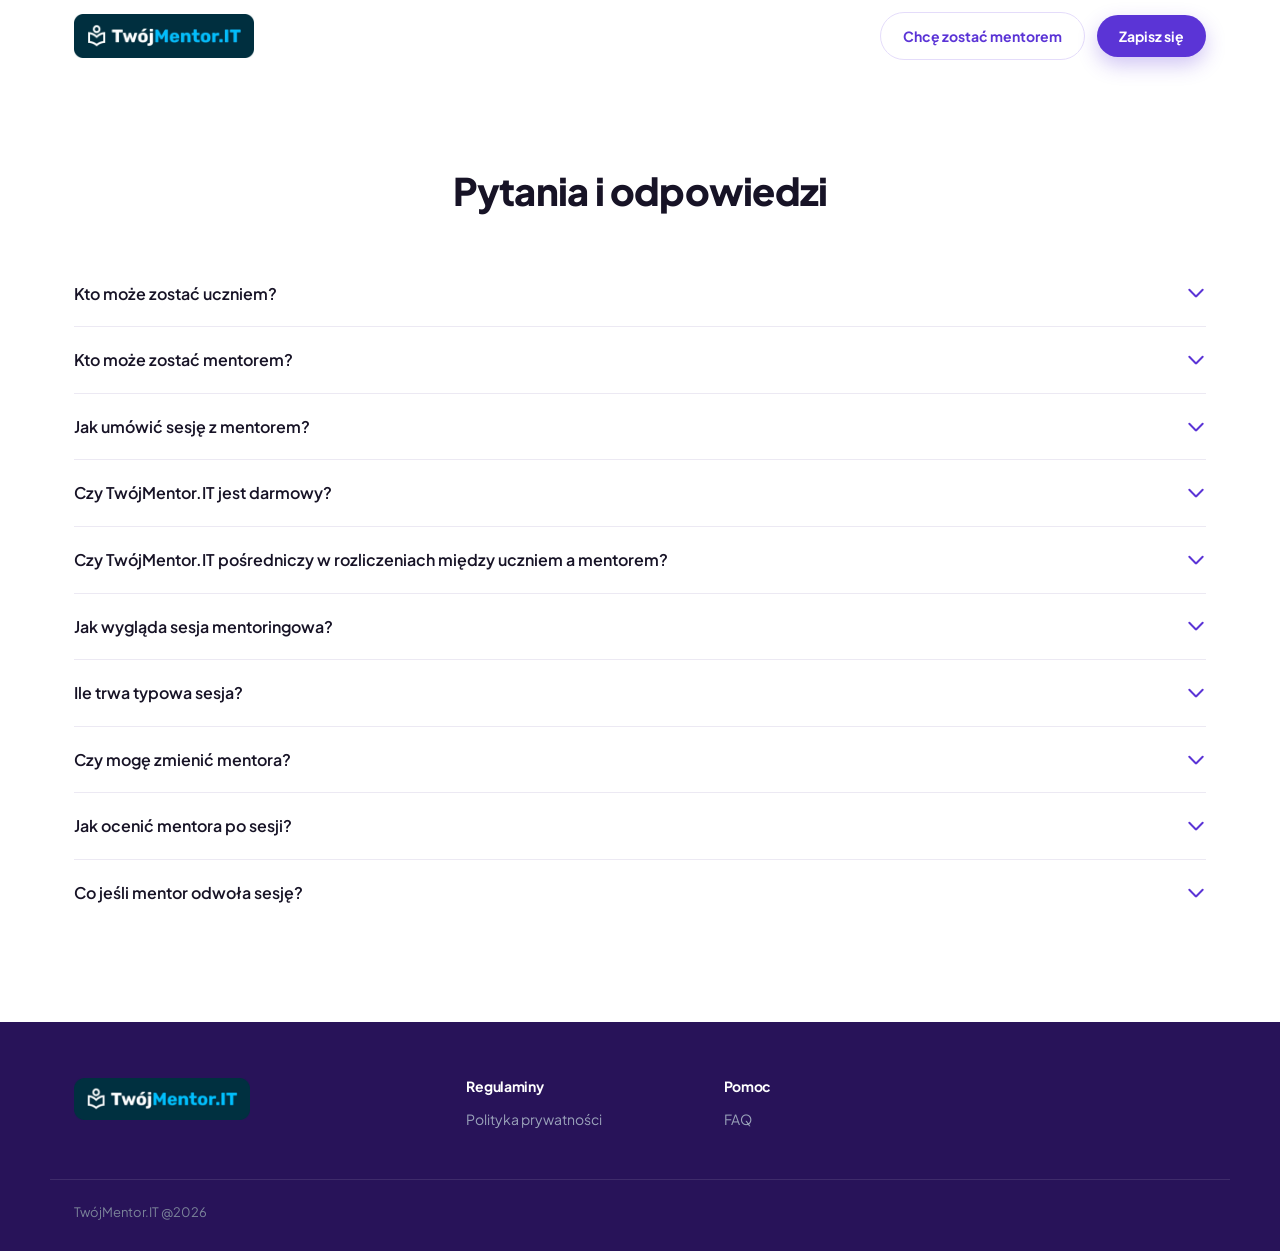
<file: faq/index.html>
<!DOCTYPE html>
<html lang="pl">
<head>
  <meta charset="UTF-8" />
  <meta name="viewport" content="width=device-width, initial-scale=1.0" />
  <title>FAQ — TwójMentor.IT</title>
  <meta name="description" content="Odpowiedzi na najczęściej zadawane pytania dotyczące platformy TwójMentor.IT." />
  <meta name="theme-color" content="#5b34d6" />
  <link rel="canonical" href="https://mentor-it.github.io/LP/faq/" />
  <link rel="icon" type="image/svg+xml" href="../assets/img/logo-refresh_2.svg" />
  <link rel="preconnect" href="https://fonts.googleapis.com" />
  <link rel="preconnect" href="https://fonts.gstatic.com" crossorigin />
  <link href="https://fonts.googleapis.com/css2?family=Plus+Jakarta+Sans:wght@400;500;600;700;800&display=swap" rel="stylesheet" />
  <link rel="stylesheet" href="../assets/css/style.css" />
</head>
<body>
  <a class="skip-link" href="#main">Przejdź do treści</a>

  <!-- ======= HEADER ======= -->
  <header class="site-header" id="siteHeader">
    <div class="container header-inner">
      <a href="../" class="logo" aria-label="TwójMentor.IT — strona główna">
        <img src="../assets/img/logo.webp" width="218" height="53" alt="TwójMentor.IT" class="logo-img" />
      </a>
      <button type="button" class="nav-toggle" id="navToggle" aria-label="Menu" aria-expanded="false">
        <span></span><span></span><span></span>
      </button>

      <div class="header-actions">
        <a href="../zostan-mentorem/" class="btn btn-ghost">Chcę zostać mentorem</a>
        <button type="button" class="btn btn-primary js-signup-open">Zapisz się</button>
      </div>
    </div>
  </header>

  <main id="main">
    <section class="section faq" aria-labelledby="faq-title">
      <div class="container">
        <h1 id="faq-title" class="section-title center" style="margin-bottom:48px">Pytania i odpowiedzi</h1>

        <div class="faq-list">

          <details class="faq-item">
            <summary>Kto może zostać uczniem?<span class="faq-chevron" aria-hidden="true"></span></summary>
            <div class="faq-body"><p>Uczniem TwójMentor.IT może zostać każdy, kto chce rozwijać się w branży IT — niezależnie od poziomu zaawansowania. Niezależnie od tego, czy dopiero zaczynasz, czy chcesz pogłębić konkretną technologię, znajdziesz mentora dopasowanego do swoich potrzeb.</p></div>
          </details>

          <details class="faq-item">
            <summary>Kto może zostać mentorem?<span class="faq-chevron" aria-hidden="true"></span></summary>
            <div class="faq-body"><p>Mentorem może zostać każdy doświadczony specjalista IT, który chce dzielić się wiedzą. Każdy kandydat przechodzi proces weryfikacji, aby zapewnić uczniom najwyższą jakość mentoringu.</p></div>
          </details>

          <details class="faq-item">
            <summary>Jak umówić sesję z mentorem?<span class="faq-chevron" aria-hidden="true"></span></summary>
            <div class="faq-body"><p>Wystarczy wybrać mentora, kliknąć „Umów sesję", wskazać dogodny termin w naszym systemie rezerwacji i potwierdzić spotkanie. Całość zajmuje kilka minut.</p></div>
          </details>

          <details class="faq-item">
            <summary>Czy TwójMentor.IT jest darmowy?<span class="faq-chevron" aria-hidden="true"></span></summary>
            <div class="faq-body"><p>Założenie konta i przeglądanie mentorów jest bezpłatne. Pierwsza sesja u wielu mentorów jest darmowa, a kolejne sesje rozliczane są według stawki ustalonej przez mentora.</p></div>
          </details>

          <details class="faq-item">
            <summary>Czy TwójMentor.IT pośredniczy w rozliczeniach między uczniem a mentorem?<span class="faq-chevron" aria-hidden="true"></span></summary>
            <div class="faq-body"><p>Tak. Wszystkie płatności, rezerwacje i rozliczenia odbywają się bezpiecznie w ramach platformy — bez konieczności korzystania z zewnętrznych aplikacji.</p></div>
          </details>

          <details class="faq-item">
            <summary>Jak wygląda sesja mentoringowa?<span class="faq-chevron" aria-hidden="true"></span></summary>
            <div class="faq-body"><p>Sesje odbywają się online w formie wideorozmowy. Czas trwania i zakres ustalasz z mentorem indywidualnie. Możesz zadawać pytania, omawiać kod, przerabiać zadania lub planować ścieżkę kariery.</p></div>
          </details>

          <details class="faq-item">
            <summary>Ile trwa typowa sesja?<span class="faq-chevron" aria-hidden="true"></span></summary>
            <div class="faq-body"><p>Standardowa sesja trwa od 30 do 60 minut. Czas trwania ustalasz indywidualnie z mentorem w zależności od Twoich potrzeb i dostępności.</p></div>
          </details>

          <details class="faq-item">
            <summary>Czy mogę zmienić mentora?<span class="faq-chevron" aria-hidden="true"></span></summary>
            <div class="faq-body"><p>Oczywiście. Możesz w dowolnym momencie wybrać innego mentora i umówić się na sesję z kimś innym. Nie ma żadnych zobowiązań długoterminowych.</p></div>
          </details>

          <details class="faq-item">
            <summary>Jak ocenić mentora po sesji?<span class="faq-chevron" aria-hidden="true"></span></summary>
            <div class="faq-body"><p>Po każdej sesji masz możliwość wystawienia oceny i opinii. Twoja recenzja pomaga innym uczniom w wyborze odpowiedniego mentora.</p></div>
          </details>

          <details class="faq-item">
            <summary>Co jeśli mentor odwoła sesję?<span class="faq-chevron" aria-hidden="true"></span></summary>
            <div class="faq-body"><p>W przypadku odwołania sesji przez mentora zostaniesz niezwłocznie poinformowany, a środki zostaną zwrócone lub sesja przełożona na inny termin — według Twojego wyboru.</p></div>
          </details>

        </div>
      </div>
    </section>
  </main>

  <!-- ======= FOOTER ======= -->
  <footer class="site-footer">
    <div class="container footer-grid">
      <div class="footer-brand">
        <a href="../" class="logo logo-footer" aria-label="TwójMentor.IT">
          <img src="../assets/img/Logo.png" width="206" height="50" alt="TwójMentor.IT" class="logo-img" />
        </a>
      </div>
      <nav class="footer-col" aria-label="Regulaminy">
        <h3>Regulaminy</h3>
        <!-- <a href="#">Warunki korzystania</a> -->
        <a href="../polityka-prywatnosci/">Polityka prywatności</a>
      </nav>
      <nav class="footer-col" aria-label="Pomoc">
        <h3>Pomoc</h3>
        <a href="../faq/">FAQ</a>
      </nav>
      <!-- social media hidden -->

    </div>
    <div class="container footer-bottom">
      <p>TwójMentor.IT @2026</p>
    </div>
  </footer>

  <!-- ======= MODAL MAILERLITE ======= -->
  <div id="signupModal" class="modal-overlay" role="dialog" aria-modal="true" aria-labelledby="modalTitle" hidden>
    <div class="modal-box">
      <button class="modal-close" id="modalClose" aria-label="Zamknij">&times;</button>

      <style type="text/css">@import url("https://assets.mlcdn.com/fonts.css?version=1780569");</style>
      <style type="text/css">
        .ml-form-embedSubmitLoad{display:inline-block;width:20px;height:20px}
        .ml-form-embedSubmitLoad:after{content:" ";display:block;width:11px;height:11px;margin:1px;border-radius:50%;border:4px solid #fff;border-color:#fff #fff #fff transparent;animation:ml-form-embedSubmitLoad 1.2s linear infinite}
        @keyframes ml-form-embedSubmitLoad{0%{transform:rotate(0deg)}100%{transform:rotate(360deg)}}
        .sr-only{position:absolute;width:1px;height:1px;padding:0;margin:-1px;overflow:hidden;clip:rect(0,0,0,0);border:0}
        .g-recaptcha{transform:scale(1);-webkit-transform:scale(1);transform-origin:0 0;-webkit-transform-origin:0 0}
        #mlb2-42301566.ml-form-embedContainer{box-sizing:border-box;display:table;margin:0 auto;position:static;width:100%!important}
        #mlb2-42301566.ml-form-embedContainer h4,#mlb2-42301566.ml-form-embedContainer p,#mlb2-42301566.ml-form-embedContainer span,#mlb2-42301566.ml-form-embedContainer button{text-transform:none!important;letter-spacing:normal!important}
        #mlb2-42301566.ml-form-embedContainer .ml-form-embedWrapper{background-color:#fff;border-width:0;border-color:transparent;border-radius:4px;border-style:solid;box-sizing:border-box;display:inline-block!important;margin:0;padding:0;position:relative}
        #mlb2-42301566.ml-form-embedContainer .ml-form-embedWrapper.embedForm{max-width:400px;width:100%}
        #mlb2-42301566.ml-form-embedContainer .ml-form-align-center{text-align:center}
        #mlb2-42301566.ml-form-embedContainer .ml-form-embedWrapper .ml-form-embedBody,#mlb2-42301566.ml-form-embedContainer .ml-form-embedWrapper .ml-form-successBody{padding:20px 20px 0}
        #mlb2-42301566.ml-form-embedContainer .ml-form-embedWrapper .ml-form-embedBody .ml-form-embedContent,#mlb2-42301566.ml-form-embedContainer .ml-form-embedWrapper .ml-form-successBody .ml-form-successContent{text-align:left;margin:0 0 20px}
        #mlb2-42301566.ml-form-embedContainer .ml-form-embedWrapper .ml-form-embedBody .ml-form-embedContent h4,#mlb2-42301566.ml-form-embedContainer .ml-form-embedWrapper .ml-form-successBody .ml-form-successContent h4{color:#000;font-family:'Poppins',sans-serif;font-size:24px;font-weight:700;margin:0 0 10px;text-align:left;word-break:break-word}
        #mlb2-42301566.ml-form-embedContainer .ml-form-embedWrapper .ml-form-embedBody .ml-form-embedContent p,#mlb2-42301566.ml-form-embedContainer .ml-form-embedWrapper .ml-form-successBody .ml-form-successContent p{color:#000;font-family:'Poppins',sans-serif;font-size:14px;font-weight:400;line-height:22px;margin:0 0 10px;text-align:left}
        #mlb2-42301566.ml-form-embedContainer .ml-form-embedWrapper .ml-form-embedBody form{margin:0;width:100%}
        #mlb2-42301566.ml-form-embedContainer .ml-form-embedWrapper .ml-form-embedBody .ml-form-formContent,#mlb2-42301566.ml-form-embedContainer .ml-form-embedWrapper .ml-form-embedBody .ml-form-checkboxRow{margin:0 0 20px;width:100%}
        #mlb2-42301566.ml-form-embedContainer .ml-form-embedWrapper .ml-form-embedBody .ml-form-checkboxRow{float:left}
        #mlb2-42301566.ml-form-embedContainer .ml-form-embedWrapper .ml-form-embedBody .ml-form-fieldRow{margin:0 0 10px;width:100%}
        #mlb2-42301566.ml-form-embedContainer .ml-form-embedWrapper .ml-form-embedBody .ml-form-fieldRow.ml-last-item{margin:0}
        #mlb2-42301566.ml-form-embedContainer .ml-form-embedWrapper .ml-form-embedBody .ml-form-fieldRow input{background-color:#F6F8F9!important;color:#333!important;border-color:#D0D4DB;border-radius:4px!important;border-style:solid!important;border-width:1px!important;font-family:'Open Sans',Arial,Helvetica,sans-serif;font-size:14px!important;height:auto;line-height:21px!important;margin:0;padding:10px!important;width:100%!important;box-sizing:border-box!important;max-width:100%!important}
        #mlb2-42301566.ml-form-embedContainer .ml-form-embedWrapper .ml-form-embedBody .ml-form-fieldRow textarea{background-color:#F6F8F9!important;color:#333!important;border-color:#D0D4DB;border-radius:4px!important;border-style:solid!important;border-width:1px!important;font-family:'Open Sans',Arial,Helvetica,sans-serif;font-size:14px!important;height:auto;line-height:21px!important;margin:0;padding:10px!important;width:100%!important;box-sizing:border-box!important;max-width:100%!important}
        #mlb2-42301566.ml-form-embedContainer .ml-form-embedWrapper .ml-form-embedBody .ml-form-fieldRow .custom-select{background-color:#F6F8F9!important;color:#333!important;border-color:#D0D4DB;border-radius:4px!important;border-style:solid!important;border-width:1px!important;font-family:'Open Sans',Arial,Helvetica,sans-serif;font-size:14px!important;line-height:20px!important;margin:0;padding:10px 28px 10px 12px!important;width:100%!important;box-sizing:border-box!important;max-width:100%!important;height:auto;display:inline-block;vertical-align:middle;background:url('https://assets.mlcdn.com/ml/images/default/dropdown.svg') no-repeat right .75rem center/8px 10px;-webkit-appearance:none;-moz-appearance:none;appearance:none}
        #mlb2-42301566.ml-form-embedContainer .ml-form-embedWrapper .ml-block-form .ml-field-group{text-align:left!important}
        #mlb2-42301566.ml-form-embedContainer .ml-form-embedWrapper .ml-block-form .ml-field-group label{margin-bottom:5px;color:#333;font-size:14px;font-family:'Open Sans',Arial,Helvetica,sans-serif;font-weight:bold;display:inline-block;line-height:20px}
        #mlb2-42301566.ml-form-embedContainer .ml-form-embedWrapper .ml-form-embedBody .ml-form-checkboxRow .label-description{color:#000;display:block;font-family:'Open Sans',Arial,Helvetica,sans-serif;font-size:12px;text-align:left;margin-bottom:0;position:relative;vertical-align:top}
        #mlb2-42301566.ml-form-embedContainer .ml-form-embedWrapper .ml-form-embedBody .ml-form-checkboxRow label{font-weight:normal;margin:0;padding:0;position:relative;display:block;min-height:24px;padding-left:24px}
        #mlb2-42301566.ml-form-embedContainer .ml-form-embedWrapper .ml-form-embedBody .ml-form-checkboxRow label p{color:#000!important;font-family:'Open Sans',Arial,Helvetica,sans-serif!important;font-size:12px!important;font-weight:normal!important;line-height:18px!important;padding:0!important;margin:0 5px 0 0!important}
        #mlb2-42301566.ml-form-embedContainer .ml-form-embedWrapper .ml-form-embedBody .ml-form-embedSubmit{margin:0 0 20px;float:left;width:100%}
        #mlb2-42301566.ml-form-embedContainer .ml-form-embedWrapper .ml-form-embedBody .ml-form-embedSubmit button{background-color:#5b34d6!important;border:none!important;border-radius:25px!important;box-shadow:none!important;color:#fff!important;cursor:pointer;font-family:'Poppins',sans-serif!important;font-size:14px!important;font-weight:700!important;line-height:21px!important;height:auto;padding:10px!important;width:100%!important;box-sizing:border-box!important}
        #mlb2-42301566.ml-form-embedContainer .ml-form-embedWrapper .ml-form-embedBody .ml-form-embedSubmit button.loading{display:none}
        #mlb2-42301566.ml-form-embedContainer .ml-form-embedWrapper .ml-form-embedBody .ml-form-embedSubmit button:hover{background-color:#333!important}
        .ml-form-recaptcha{margin-bottom:20px;float:left}
        .ml-form-recaptcha.ml-error iframe{border:solid 1px #ff0000}
        .ml-error input,.ml-error textarea,.ml-error select{border-color:red!important}
        .ml-error .label-description,.ml-error .label-description p,.ml-error label:first-child{color:#ff0000!important}
        #mlb2-42301566.ml-form-embedContainer .ml-form-embedWrapper .ml-form-embedBody .ml-form-fieldRow .custom-control,#mlb2-42301566.ml-form-embedContainer .ml-form-embedWrapper .ml-form-embedBody .ml-form-horizontalRow .custom-control{position:relative;display:block;min-height:1.5rem;padding-left:1.5rem}
        #mlb2-42301566.ml-form-embedContainer .ml-form-embedWrapper .ml-form-embedBody .ml-form-checkboxRow input[type="checkbox"]{box-sizing:border-box;padding:0;position:absolute;z-index:-1;opacity:0;margin-top:5px;margin-left:-1.5rem;overflow:visible}
        @media only screen and (max-width:400px){.ml-form-embedWrapper.embedForm{width:100%!important}}
        @media screen and (max-width:480px){.ml-form-recaptcha{width:220px!important}.g-recaptcha{transform:scale(0.78);-webkit-transform:scale(0.78);transform-origin:0 0;-webkit-transform-origin:0 0}}
      </style>

      <div id="mlb2-42301566" class="ml-form-embedContainer ml-subscribe-form ml-subscribe-form-42301566">
        <div class="ml-form-align-center">
          <div class="ml-form-embedWrapper embedForm">

            <div class="ml-form-embedBody ml-form-embedBodyDefault row-form">
              <div class="ml-form-embedContent">
                <h4 id="modalTitle">Zapisz się na listę oczekujących</h4>
                <p>Chcesz zostać mentorem lub uczniem? Dołącz do naszej społeczności! Start niebawem.</p>
              </div>

              <form class="ml-block-form" action="https://assets.mailerlite.com/jsonp/2414219/forms/189623742043784431/subscribe" data-code="" method="post" target="_blank">
                <div class="ml-form-formContent">

                  <div class="ml-form-fieldRow">
                    <div class="ml-field-group ml-field-email ml-validate-email ml-validate-required">
                      <label>Email</label>
                      <input aria-label="email" aria-required="true" type="email" class="form-control" name="fields[email]" placeholder="" autocomplete="email">
                    </div>
                  </div>

                  <div class="ml-form-fieldRow">
                    <div class="ml-field-group ml-field-state ml-validate-required">
                      <label>Chcę zostać</label>
                      <select class="custom-select" name="fields[state]" aria-label="state" aria-required="true">
                        <option value="">-</option>
                        <option>Mentorem</option>
                        <option>Uczniem</option>
                      </select>
                    </div>
                  </div>

                  <div class="ml-form-fieldRow">
                    <div class="ml-field-group ml-field-name ml-validate-required">
                      <label>Specjalizacja</label>
                      <select class="custom-select" name="fields[name]" aria-label="name" aria-required="true">
                        <option value="">-</option>
                        <option>Frontend</option>
                        <option>Backend</option>
                        <option>Design</option>
                        <option>Analysis</option>
                        <option>Testing</option>
                        <option>Research</option>
                        <option>Writing</option>
                        <option>DevOps</option>
                        <option>Admin</option>
                        <option>Data</option>
                        <option>PM/PO</option>
                        <option>Cybersecurity</option>
                        <option>Mobile</option>
                        <option>Game Dev</option>
                        <option>Mentoring kariery</option>
                        <option>Rektutacja IT</option>
                        <option>AI</option>
                      </select>
                    </div>
                  </div>

                  <div class="ml-form-fieldRow ml-last-item">
                    <div class="ml-field-group ml-field-last_name">
                      <label>Chcesz coś dodać? (opcjonalne)</label>
                      <textarea class="form-control" name="fields[last_name]" aria-label="last_name" maxlength="1024" placeholder=""></textarea>
                    </div>
                  </div>

                </div>

                <div class="ml-form-checkboxRow ml-validate-required">
                  <label class="checkbox">
                    <input type="checkbox" required>
                    <div class="label-description">
                      <p>Zapoznałem się i akceptuję treść Polityki prywatności.</p>
                    </div>
                  </label>
                </div>

                <div class="ml-form-recaptcha ml-validate-required">
                  <style>.ml-form-recaptcha{margin-bottom:20px}.ml-form-recaptcha.ml-error iframe{border:solid 1px #ff0000}@media screen and (max-width:480px){.ml-form-recaptcha{width:220px!important}.g-recaptcha{transform:scale(.78);-webkit-transform:scale(.78);transform-origin:0 0;-webkit-transform-origin:0 0}}</style>
                  <script src="https://www.google.com/recaptcha/api.js"></script>
                  <div class="g-recaptcha" data-sitekey="6Lf1KHQUAAAAAFNKEX1hdSWCS3mRMv4FlFaNslaD"></div>
                </div>

                <input type="hidden" name="ml-submit" value="1">
                <div class="ml-form-embedSubmit">
                  <button type="submit" class="primary">Zapisz się</button>
                  <button disabled style="display:none" type="button" class="loading">
                    <div class="ml-form-embedSubmitLoad"></div>
                    <span class="sr-only">Loading...</span>
                  </button>
                </div>
                <input type="hidden" name="anticsrf" value="true">
              </form>
            </div>

            <div class="ml-form-successBody row-success" style="display:none">
              <div class="ml-form-successContent">
                <h4>Zostałeś zapisany!</h4>
                <p>Gdy wystartujemy zostaniesz poinformowany o tym jako pierwszy.</p>
              </div>
            </div>

          </div>
        </div>
      </div>

      <script>
        function ml_webform_success_42301566() {
          var $ = ml_jQuery || jQuery;
          $('.ml-subscribe-form-42301566 .row-success').show();
          $('.ml-subscribe-form-42301566 .row-form').hide();
        }
      </script>
      <script src="https://groot.mailerlite.com/js/w/webforms.min.js?vb397d78ebaa8a0f631d35384c46d781b" type="text/javascript"></script>
      <script>fetch("https://assets.mailerlite.com/jsonp/2414219/forms/189623742043784431/takel")</script>

    </div>
  </div>

  <script src="../assets/js/main.js" defer></script>
</body>
</html>
</file>
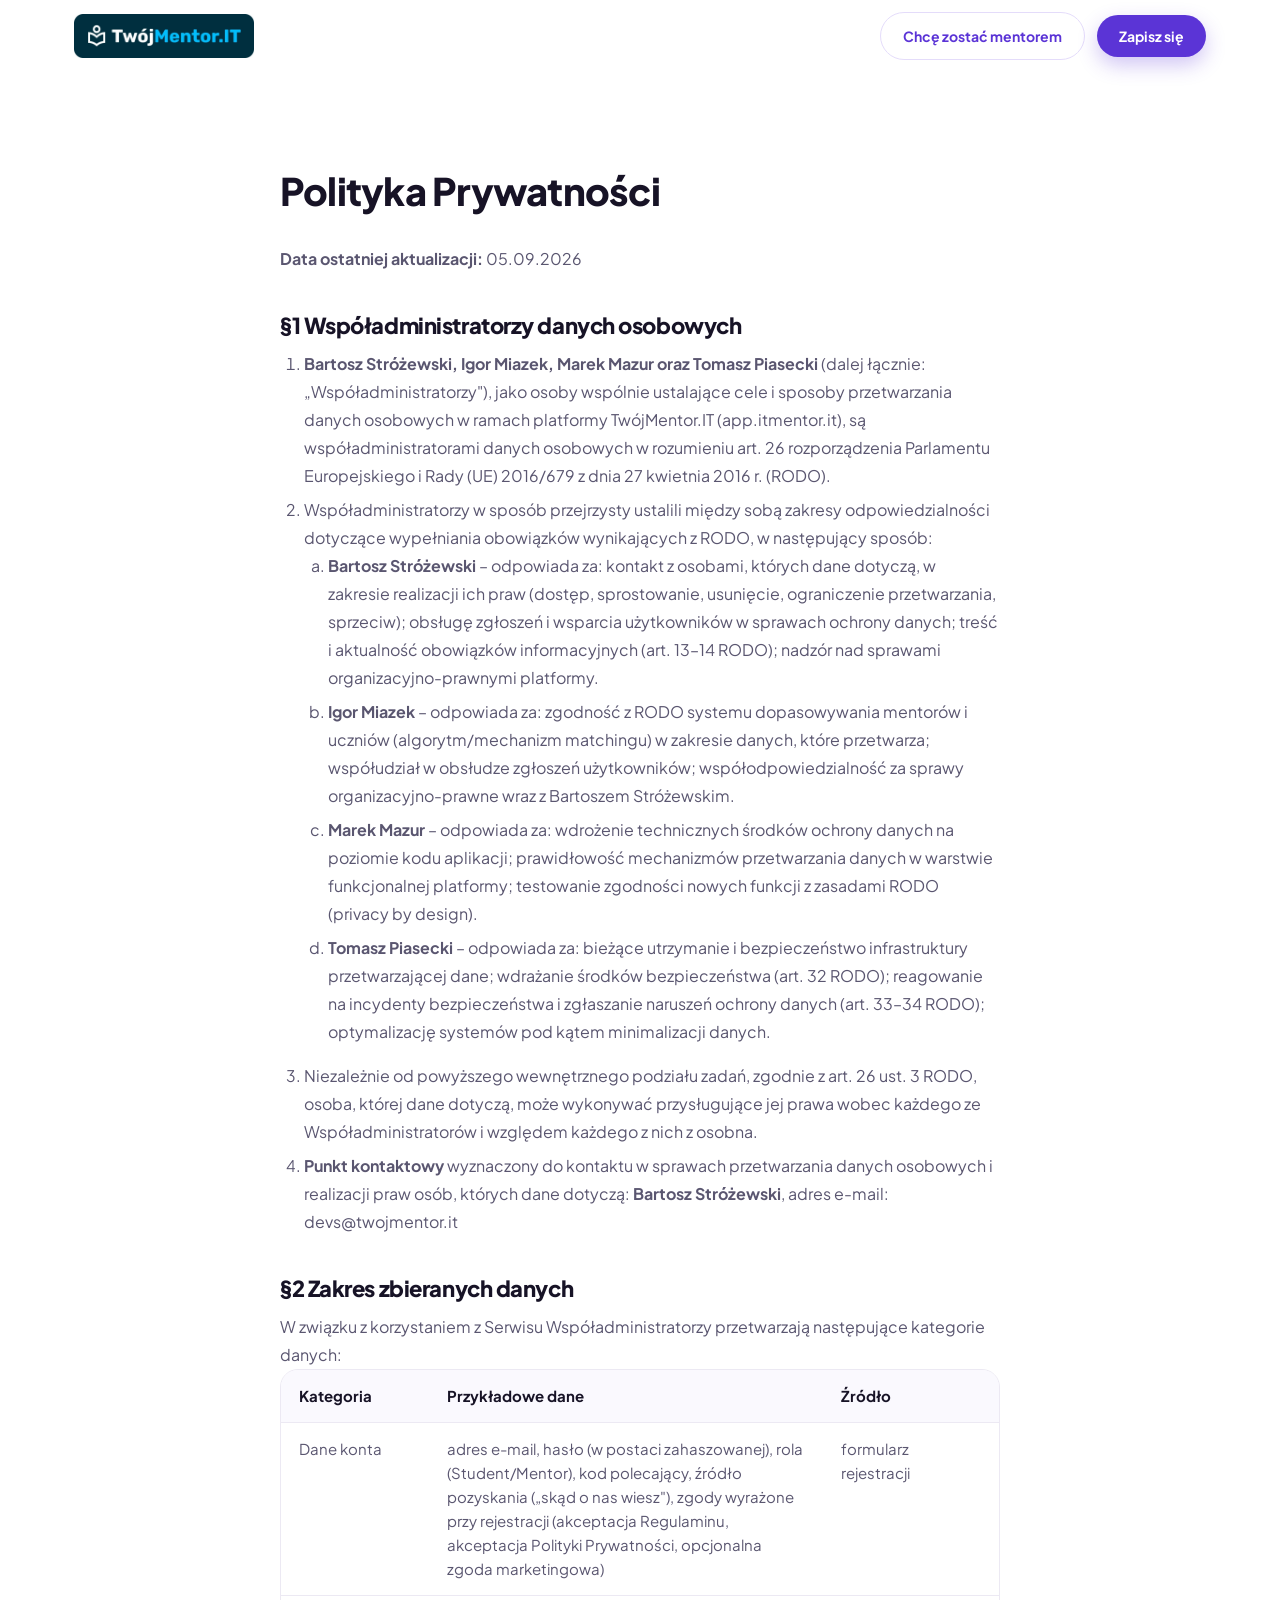
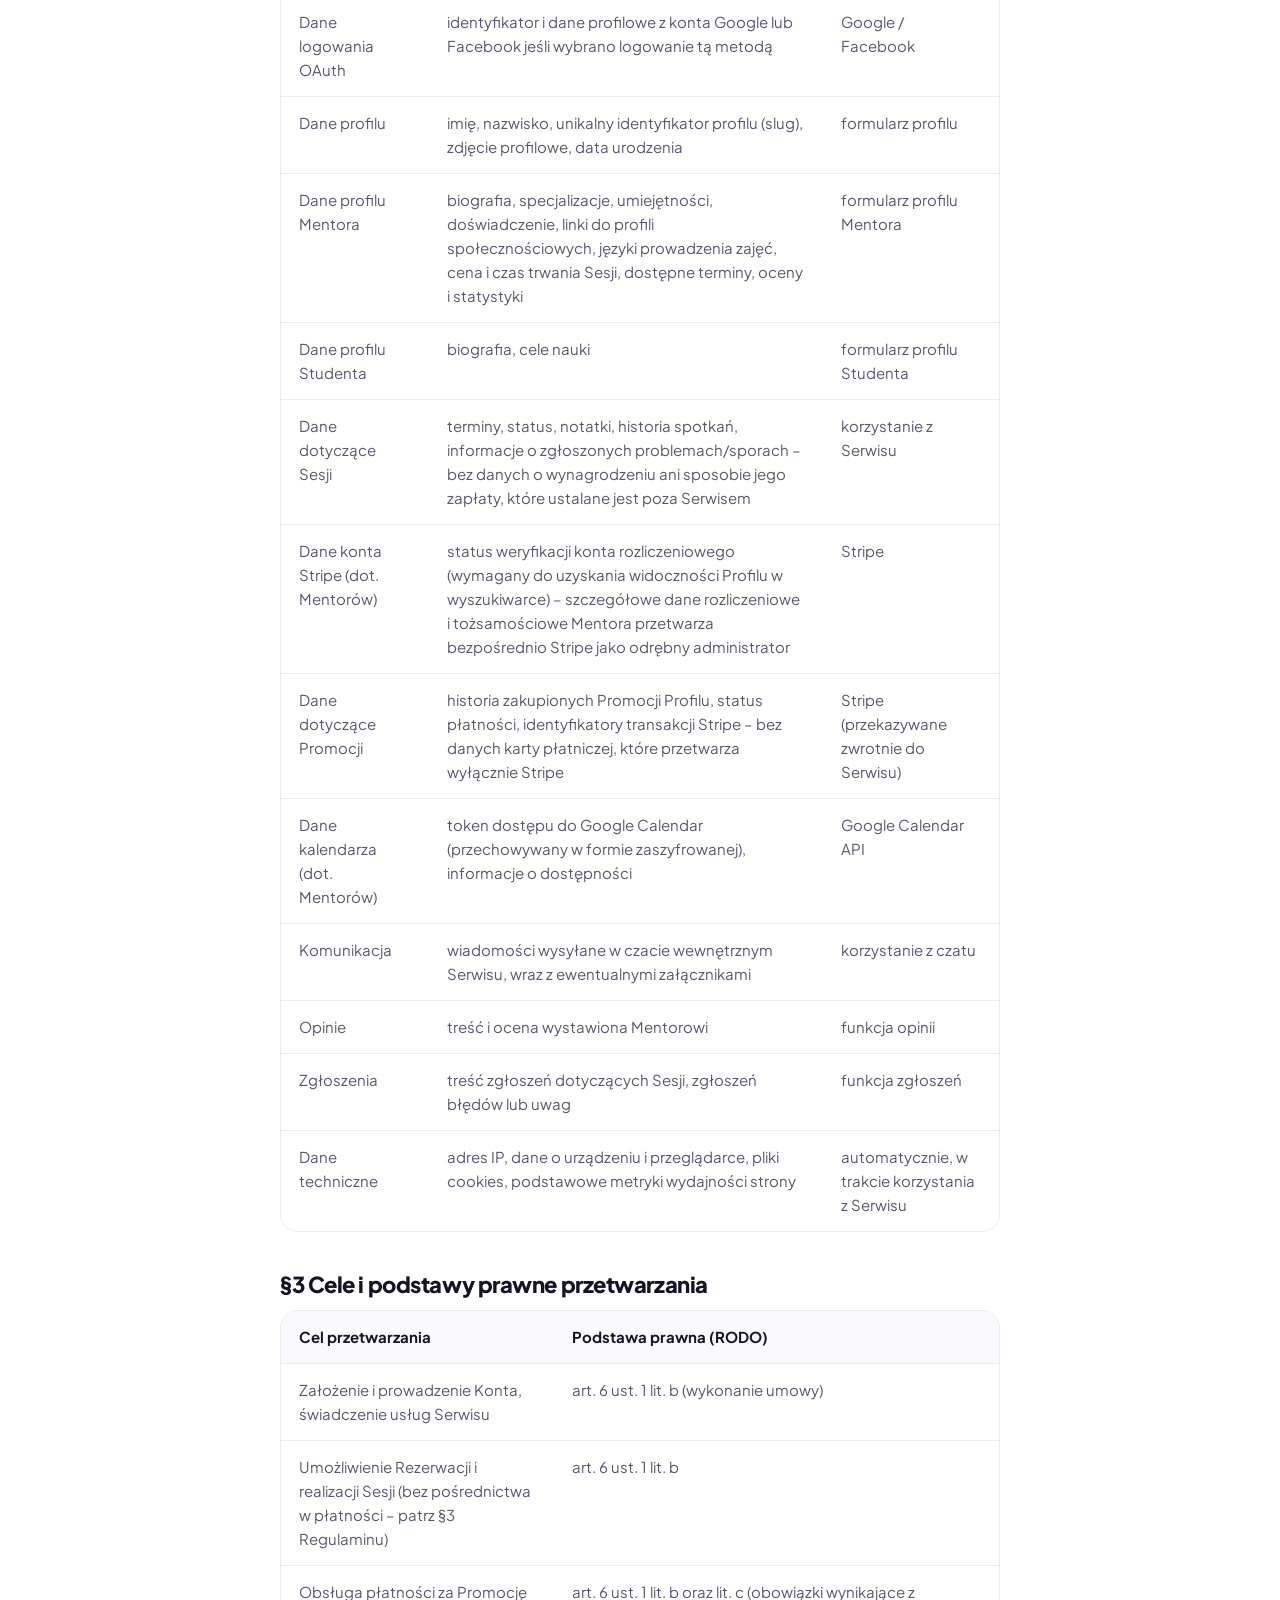
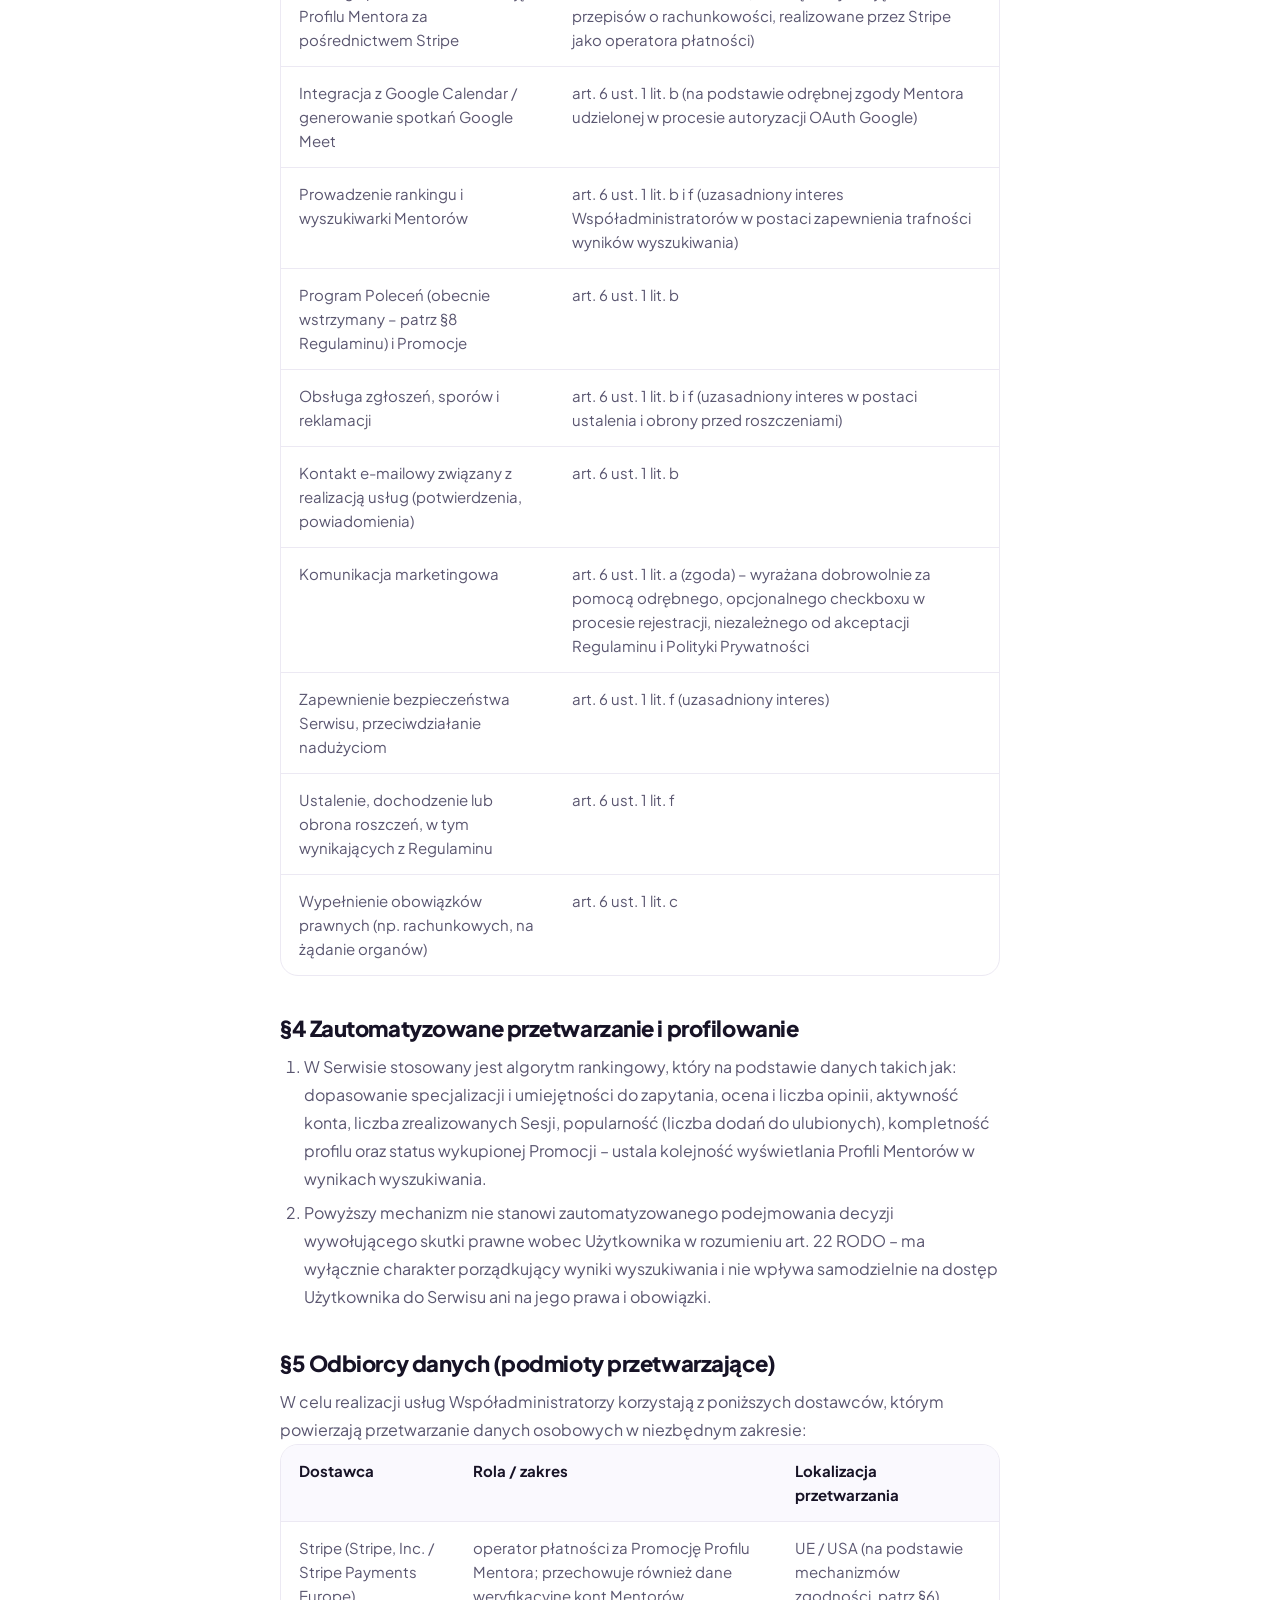
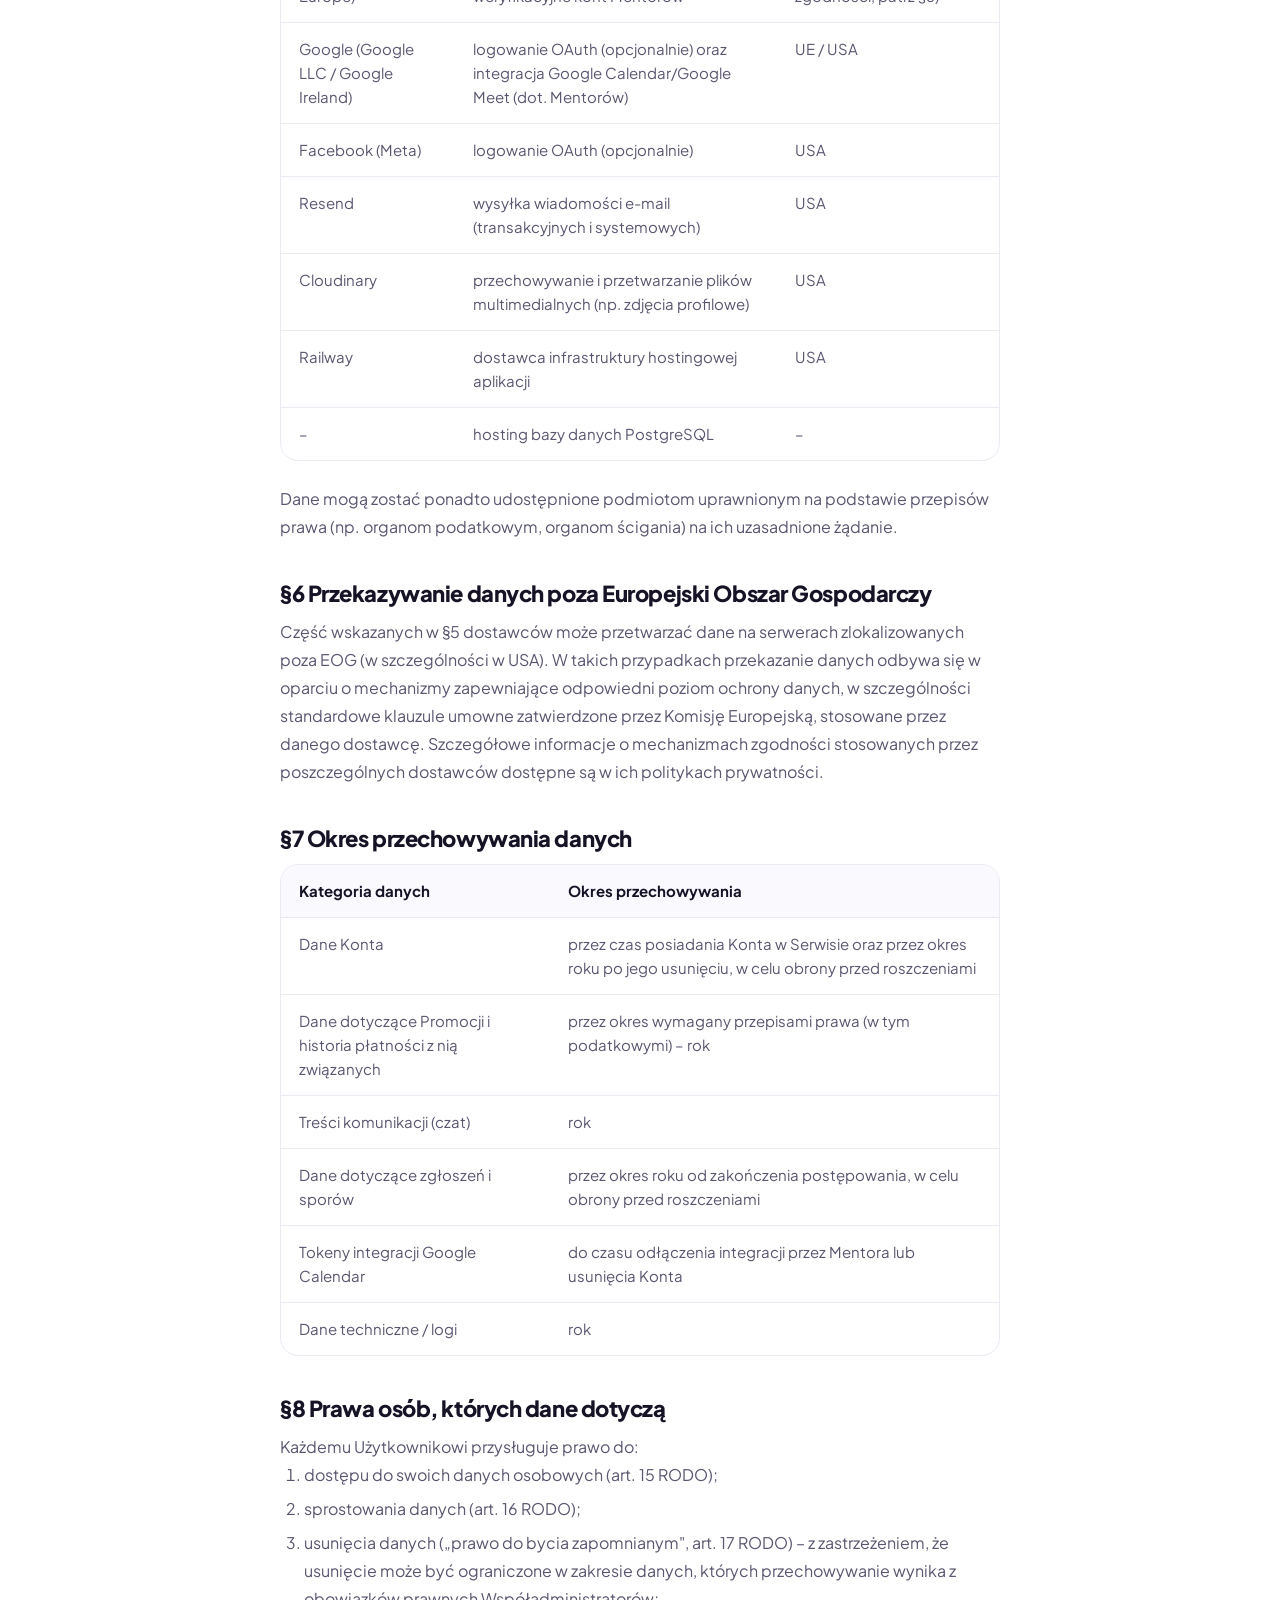
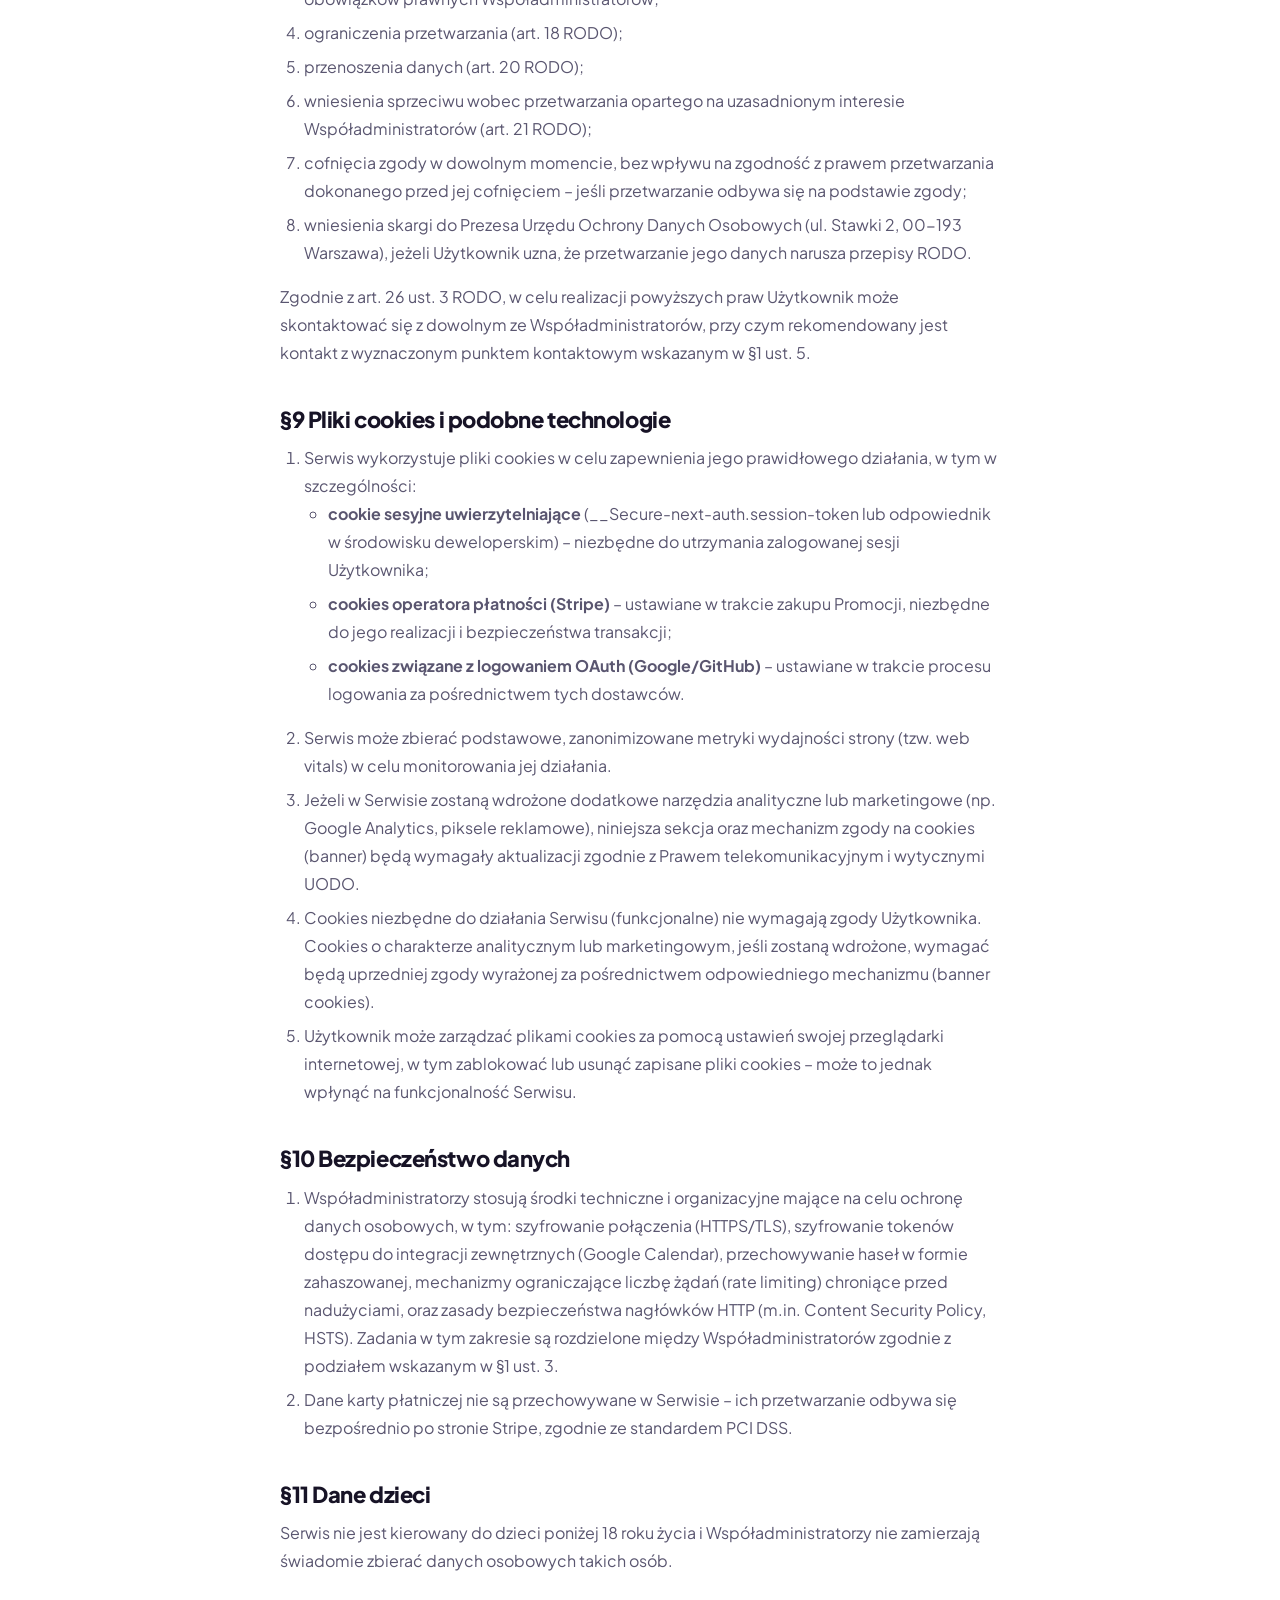
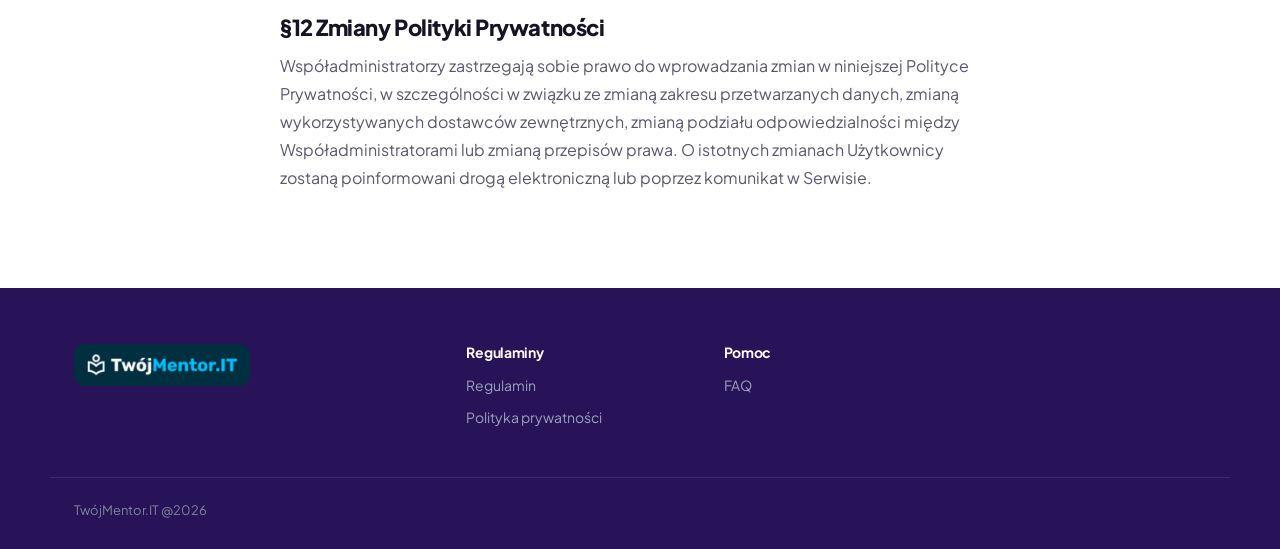
<file: polityka-prywatnosci/index.html>
<!DOCTYPE html>
<html lang="pl">
<head>
  <meta charset="UTF-8" />
  <meta name="viewport" content="width=device-width, initial-scale=1.0" />
  <title>Polityka prywatności — TwójMentor.IT</title>
  <meta name="description" content="Polityka prywatności platformy TwójMentor.IT." />
  <meta name="theme-color" content="#5b34d6" />
  <link rel="canonical" href="https://mentor-it.github.io/LP/polityka-prywatnosci/" />
  <link rel="icon" type="image/svg+xml" href="../assets/img/logo-refresh_2.svg" />
  <link rel="preconnect" href="https://fonts.googleapis.com" />
  <link rel="preconnect" href="https://fonts.gstatic.com" crossorigin />
  <link href="https://fonts.googleapis.com/css2?family=Plus+Jakarta+Sans:wght@400;500;600;700;800&display=swap" rel="stylesheet" />
  <link rel="stylesheet" href="../assets/css/style.css" />
  <style>
    .legal-content{max-width:720px;margin:0 auto}
    .legal-content h2{font-size:22px;margin:40px 0 12px;color:var(--ink)}
    .legal-content p,.legal-content li{font-size:16px;color:var(--slate);line-height:1.75}
    .legal-content ol,.legal-content ul{padding-left:24px;margin-bottom:16px}
    .legal-content li{margin-bottom:6px}
    .legal-content .table-wrap{overflow-x:auto;margin-bottom:24px;border:1px solid var(--line);border-radius:var(--radius)}
    .legal-content table{width:100%;min-width:560px;border-collapse:collapse}
    .legal-content th,.legal-content td{padding:14px 18px;text-align:left;font-size:15px;line-height:1.6;color:var(--slate);border-bottom:1px solid var(--line);vertical-align:top}
    .legal-content th{background:var(--bg-soft);color:var(--ink);font-weight:700}
    .legal-content tr:last-child td{border-bottom:0}
  </style>
</head>
<body>
  <a class="skip-link" href="#main">Przejdź do treści</a>

  <!-- ======= HEADER ======= -->
  <header class="site-header" id="siteHeader">
    <div class="container header-inner">
      <a href="../" class="logo" aria-label="TwójMentor.IT — strona główna">
        <img src="../assets/img/logo.webp" width="218" height="53" alt="TwójMentor.IT" class="logo-img" />
      </a>
      <button type="button" class="nav-toggle" id="navToggle" aria-label="Menu" aria-expanded="false">
        <span></span><span></span><span></span>
      </button>

      <div class="header-actions">
        <a href="../zostan-mentorem/" class="btn btn-ghost">Chcę zostać mentorem</a>
        <button type="button" class="btn btn-primary js-signup-open">Zapisz się</button>
      </div>
    </div>
  </header>

  <main id="main">
    <section class="section" aria-labelledby="policy-title">
      <div class="container">
        <div class="legal-content">
          <h1 id="policy-title" class="section-title" style="margin-bottom:32px">Polityka Prywatności</h1>

          <p><strong>Data ostatniej aktualizacji:</strong> 05.09.2026</p>

          <h2>§1 Współadministratorzy danych osobowych</h2>
          <ol>
            <li><strong>Bartosz Stróżewski, Igor Miazek, Marek Mazur oraz Tomasz Piasecki</strong> (dalej łącznie: „Współadministratorzy"), jako osoby wspólnie ustalające cele i sposoby przetwarzania danych osobowych w ramach platformy TwójMentor.IT (app.itmentor.it), są współadministratorami danych osobowych w rozumieniu art. 26 rozporządzenia Parlamentu Europejskiego i Rady (UE) 2016/679 z dnia 27 kwietnia 2016 r. (RODO).</li>
            <li>Współadministratorzy w sposób przejrzysty ustalili między sobą zakresy odpowiedzialności dotyczące wypełniania obowiązków wynikających z RODO, w następujący sposób:
              <ol type="a">
                <li><strong>Bartosz Stróżewski</strong> – odpowiada za: kontakt z osobami, których dane dotyczą, w zakresie realizacji ich praw (dostęp, sprostowanie, usunięcie, ograniczenie przetwarzania, sprzeciw); obsługę zgłoszeń i wsparcia użytkowników w sprawach ochrony danych; treść i aktualność obowiązków informacyjnych (art. 13–14 RODO); nadzór nad sprawami organizacyjno-prawnymi platformy.</li>
                <li><strong>Igor Miazek</strong> – odpowiada za: zgodność z RODO systemu dopasowywania mentorów i uczniów (algorytm/mechanizm matchingu) w zakresie danych, które przetwarza; współudział w obsłudze zgłoszeń użytkowników; współodpowiedzialność za sprawy organizacyjno-prawne wraz z Bartoszem Stróżewskim.</li>
                <li><strong>Marek Mazur</strong> – odpowiada za: wdrożenie technicznych środków ochrony danych na poziomie kodu aplikacji; prawidłowość mechanizmów przetwarzania danych w warstwie funkcjonalnej platformy; testowanie zgodności nowych funkcji z zasadami RODO (privacy by design).</li>
                <li><strong>Tomasz Piasecki</strong> – odpowiada za: bieżące utrzymanie i bezpieczeństwo infrastruktury przetwarzającej dane; wdrażanie środków bezpieczeństwa (art. 32 RODO); reagowanie na incydenty bezpieczeństwa i zgłaszanie naruszeń ochrony danych (art. 33–34 RODO); optymalizację systemów pod kątem minimalizacji danych.</li>
              </ol>
            </li>
            <li>Niezależnie od powyższego wewnętrznego podziału zadań, zgodnie z art. 26 ust. 3 RODO, osoba, której dane dotyczą, może wykonywać przysługujące jej prawa wobec każdego ze Współadministratorów i względem każdego z nich z osobna.</li>
            <li><strong>Punkt kontaktowy</strong> wyznaczony do kontaktu w sprawach przetwarzania danych osobowych i realizacji praw osób, których dane dotyczą: <strong>Bartosz Stróżewski</strong>, adres e-mail: <a href="mailto:devs@twojmentor.it">devs@twojmentor.it</a></li>
          </ol>

          <h2>§2 Zakres zbieranych danych</h2>
          <p>W związku z korzystaniem z Serwisu Współadministratorzy przetwarzają następujące kategorie danych:</p>
          <div class="table-wrap">
            <table>
              <thead>
                <tr><th>Kategoria</th><th>Przykładowe dane</th><th>Źródło</th></tr>
              </thead>
              <tbody>
                <tr><td>Dane konta</td><td>adres e-mail, hasło (w postaci zahaszowanej), rola (Student/Mentor), kod polecający, źródło pozyskania („skąd o nas wiesz"), zgody wyrażone przy rejestracji (akceptacja Regulaminu, akceptacja Polityki Prywatności, opcjonalna zgoda marketingowa)</td><td>formularz rejestracji</td></tr>
                <tr><td>Dane logowania OAuth</td><td>identyfikator i dane profilowe z konta Google lub Facebook jeśli wybrano logowanie tą metodą</td><td>Google / Facebook</td></tr>
                <tr><td>Dane profilu</td><td>imię, nazwisko, unikalny identyfikator profilu (slug), zdjęcie profilowe, data urodzenia</td><td>formularz profilu</td></tr>
                <tr><td>Dane profilu Mentora</td><td>biografia, specjalizacje, umiejętności, doświadczenie, linki do profili społecznościowych, języki prowadzenia zajęć, cena i czas trwania Sesji, dostępne terminy, oceny i statystyki</td><td>formularz profilu Mentora</td></tr>
                <tr><td>Dane profilu Studenta</td><td>biografia, cele nauki</td><td>formularz profilu Studenta</td></tr>
                <tr><td>Dane dotyczące Sesji</td><td>terminy, status, notatki, historia spotkań, informacje o zgłoszonych problemach/sporach – bez danych o wynagrodzeniu ani sposobie jego zapłaty, które ustalane jest poza Serwisem</td><td>korzystanie z Serwisu</td></tr>
                <tr><td>Dane konta Stripe (dot. Mentorów)</td><td>status weryfikacji konta rozliczeniowego (wymagany do uzyskania widoczności Profilu w wyszukiwarce) – szczegółowe dane rozliczeniowe i tożsamościowe Mentora przetwarza bezpośrednio Stripe jako odrębny administrator</td><td>Stripe</td></tr>
                <tr><td>Dane dotyczące Promocji</td><td>historia zakupionych Promocji Profilu, status płatności, identyfikatory transakcji Stripe – bez danych karty płatniczej, które przetwarza wyłącznie Stripe</td><td>Stripe (przekazywane zwrotnie do Serwisu)</td></tr>
                <tr><td>Dane kalendarza (dot. Mentorów)</td><td>token dostępu do Google Calendar (przechowywany w formie zaszyfrowanej), informacje o dostępności</td><td>Google Calendar API</td></tr>
                <tr><td>Komunikacja</td><td>wiadomości wysyłane w czacie wewnętrznym Serwisu, wraz z ewentualnymi załącznikami</td><td>korzystanie z czatu</td></tr>
                <tr><td>Opinie</td><td>treść i ocena wystawiona Mentorowi</td><td>funkcja opinii</td></tr>
                <tr><td>Zgłoszenia</td><td>treść zgłoszeń dotyczących Sesji, zgłoszeń błędów lub uwag</td><td>funkcja zgłoszeń</td></tr>
                <tr><td>Dane techniczne</td><td>adres IP, dane o urządzeniu i przeglądarce, pliki cookies, podstawowe metryki wydajności strony</td><td>automatycznie, w trakcie korzystania z Serwisu</td></tr>
              </tbody>
            </table>
          </div>

          <h2>§3 Cele i podstawy prawne przetwarzania</h2>
          <div class="table-wrap">
            <table>
              <thead>
                <tr><th>Cel przetwarzania</th><th>Podstawa prawna (RODO)</th></tr>
              </thead>
              <tbody>
                <tr><td>Założenie i prowadzenie Konta, świadczenie usług Serwisu</td><td>art. 6 ust. 1 lit. b (wykonanie umowy)</td></tr>
                <tr><td>Umożliwienie Rezerwacji i realizacji Sesji (bez pośrednictwa w płatności – patrz §3 Regulaminu)</td><td>art. 6 ust. 1 lit. b</td></tr>
                <tr><td>Obsługa płatności za Promocję Profilu Mentora za pośrednictwem Stripe</td><td>art. 6 ust. 1 lit. b oraz lit. c (obowiązki wynikające z przepisów o rachunkowości, realizowane przez Stripe jako operatora płatności)</td></tr>
                <tr><td>Integracja z Google Calendar / generowanie spotkań Google Meet</td><td>art. 6 ust. 1 lit. b (na podstawie odrębnej zgody Mentora udzielonej w procesie autoryzacji OAuth Google)</td></tr>
                <tr><td>Prowadzenie rankingu i wyszukiwarki Mentorów</td><td>art. 6 ust. 1 lit. b i f (uzasadniony interes Współadministratorów w postaci zapewnienia trafności wyników wyszukiwania)</td></tr>
                <tr><td>Program Poleceń (obecnie wstrzymany – patrz §8 Regulaminu) i Promocje</td><td>art. 6 ust. 1 lit. b</td></tr>
                <tr><td>Obsługa zgłoszeń, sporów i reklamacji</td><td>art. 6 ust. 1 lit. b i f (uzasadniony interes w postaci ustalenia i obrony przed roszczeniami)</td></tr>
                <tr><td>Kontakt e-mailowy związany z realizacją usług (potwierdzenia, powiadomienia)</td><td>art. 6 ust. 1 lit. b</td></tr>
                <tr><td>Komunikacja marketingowa</td><td>art. 6 ust. 1 lit. a (zgoda) – wyrażana dobrowolnie za pomocą odrębnego, opcjonalnego checkboxu w procesie rejestracji, niezależnego od akceptacji Regulaminu i Polityki Prywatności</td></tr>
                <tr><td>Zapewnienie bezpieczeństwa Serwisu, przeciwdziałanie nadużyciom</td><td>art. 6 ust. 1 lit. f (uzasadniony interes)</td></tr>
                <tr><td>Ustalenie, dochodzenie lub obrona roszczeń, w tym wynikających z Regulaminu</td><td>art. 6 ust. 1 lit. f</td></tr>
                <tr><td>Wypełnienie obowiązków prawnych (np. rachunkowych, na żądanie organów)</td><td>art. 6 ust. 1 lit. c</td></tr>
              </tbody>
            </table>
          </div>

          <h2>§4 Zautomatyzowane przetwarzanie i profilowanie</h2>
          <ol>
            <li>W Serwisie stosowany jest algorytm rankingowy, który na podstawie danych takich jak: dopasowanie specjalizacji i umiejętności do zapytania, ocena i liczba opinii, aktywność konta, liczba zrealizowanych Sesji, popularność (liczba dodań do ulubionych), kompletność profilu oraz status wykupionej Promocji – ustala kolejność wyświetlania Profili Mentorów w wynikach wyszukiwania.</li>
            <li>Powyższy mechanizm nie stanowi zautomatyzowanego podejmowania decyzji wywołującego skutki prawne wobec Użytkownika w rozumieniu art. 22 RODO – ma wyłącznie charakter porządkujący wyniki wyszukiwania i nie wpływa samodzielnie na dostęp Użytkownika do Serwisu ani na jego prawa i obowiązki.</li>
          </ol>

          <h2>§5 Odbiorcy danych (podmioty przetwarzające)</h2>
          <p>W celu realizacji usług Współadministratorzy korzystają z poniższych dostawców, którym powierzają przetwarzanie danych osobowych w niezbędnym zakresie:</p>
          <div class="table-wrap">
            <table>
              <thead>
                <tr><th>Dostawca</th><th>Rola / zakres</th><th>Lokalizacja przetwarzania</th></tr>
              </thead>
              <tbody>
                <tr><td>Stripe (Stripe, Inc. / Stripe Payments Europe)</td><td>operator płatności za Promocję Profilu Mentora; przechowuje również dane weryfikacyjne kont Mentorów</td><td>UE / USA (na podstawie mechanizmów zgodności, patrz §6)</td></tr>
                <tr><td>Google (Google LLC / Google Ireland)</td><td>logowanie OAuth (opcjonalnie) oraz integracja Google Calendar/Google Meet (dot. Mentorów)</td><td>UE / USA</td></tr>
                <tr><td>Facebook (Meta)</td><td>logowanie OAuth (opcjonalnie)</td><td>USA</td></tr>
                <tr><td>Resend</td><td>wysyłka wiadomości e-mail (transakcyjnych i systemowych)</td><td>USA</td></tr>
                <tr><td>Cloudinary</td><td>przechowywanie i przetwarzanie plików multimedialnych (np. zdjęcia profilowe)</td><td>USA</td></tr>
                <tr><td>Railway</td><td>dostawca infrastruktury hostingowej aplikacji</td><td>USA</td></tr>
                <tr><td>–</td><td>hosting bazy danych PostgreSQL</td><td>–</td></tr>
              </tbody>
            </table>
          </div>
          <p>Dane mogą zostać ponadto udostępnione podmiotom uprawnionym na podstawie przepisów prawa (np. organom podatkowym, organom ścigania) na ich uzasadnione żądanie.</p>

          <h2>§6 Przekazywanie danych poza Europejski Obszar Gospodarczy</h2>
          <p>Część wskazanych w §5 dostawców może przetwarzać dane na serwerach zlokalizowanych poza EOG (w szczególności w USA). W takich przypadkach przekazanie danych odbywa się w oparciu o mechanizmy zapewniające odpowiedni poziom ochrony danych, w szczególności standardowe klauzule umowne zatwierdzone przez Komisję Europejską, stosowane przez danego dostawcę. Szczegółowe informacje o mechanizmach zgodności stosowanych przez poszczególnych dostawców dostępne są w ich politykach prywatności.</p>

          <h2>§7 Okres przechowywania danych</h2>
          <div class="table-wrap">
            <table>
              <thead>
                <tr><th>Kategoria danych</th><th>Okres przechowywania</th></tr>
              </thead>
              <tbody>
                <tr><td>Dane Konta</td><td>przez czas posiadania Konta w Serwisie oraz przez okres roku po jego usunięciu, w celu obrony przed roszczeniami</td></tr>
                <tr><td>Dane dotyczące Promocji i historia płatności z nią związanych</td><td>przez okres wymagany przepisami prawa (w tym podatkowymi) – rok</td></tr>
                <tr><td>Treści komunikacji (czat)</td><td>rok</td></tr>
                <tr><td>Dane dotyczące zgłoszeń i sporów</td><td>przez okres roku od zakończenia postępowania, w celu obrony przed roszczeniami</td></tr>
                <tr><td>Tokeny integracji Google Calendar</td><td>do czasu odłączenia integracji przez Mentora lub usunięcia Konta</td></tr>
                <tr><td>Dane techniczne / logi</td><td>rok</td></tr>
              </tbody>
            </table>
          </div>

          <h2>§8 Prawa osób, których dane dotyczą</h2>
          <p>Każdemu Użytkownikowi przysługuje prawo do:</p>
          <ol>
            <li>dostępu do swoich danych osobowych (art. 15 RODO);</li>
            <li>sprostowania danych (art. 16 RODO);</li>
            <li>usunięcia danych („prawo do bycia zapomnianym", art. 17 RODO) – z zastrzeżeniem, że usunięcie może być ograniczone w zakresie danych, których przechowywanie wynika z obowiązków prawnych Współadministratorów;</li>
            <li>ograniczenia przetwarzania (art. 18 RODO);</li>
            <li>przenoszenia danych (art. 20 RODO);</li>
            <li>wniesienia sprzeciwu wobec przetwarzania opartego na uzasadnionym interesie Współadministratorów (art. 21 RODO);</li>
            <li>cofnięcia zgody w dowolnym momencie, bez wpływu na zgodność z prawem przetwarzania dokonanego przed jej cofnięciem – jeśli przetwarzanie odbywa się na podstawie zgody;</li>
            <li>wniesienia skargi do Prezesa Urzędu Ochrony Danych Osobowych (ul. Stawki 2, 00-193 Warszawa), jeżeli Użytkownik uzna, że przetwarzanie jego danych narusza przepisy RODO.</li>
          </ol>
          <p>Zgodnie z art. 26 ust. 3 RODO, w celu realizacji powyższych praw Użytkownik może skontaktować się z dowolnym ze Współadministratorów, przy czym rekomendowany jest kontakt z wyznaczonym punktem kontaktowym wskazanym w §1 ust. 5.</p>

          <h2>§9 Pliki cookies i podobne technologie</h2>
          <ol>
            <li>Serwis wykorzystuje pliki cookies w celu zapewnienia jego prawidłowego działania, w tym w szczególności:
              <ul>
                <li><strong>cookie sesyjne uwierzytelniające</strong> (__Secure-next-auth.session-token lub odpowiednik w środowisku deweloperskim) – niezbędne do utrzymania zalogowanej sesji Użytkownika;</li>
                <li><strong>cookies operatora płatności (Stripe)</strong> – ustawiane w trakcie zakupu Promocji, niezbędne do jego realizacji i bezpieczeństwa transakcji;</li>
                <li><strong>cookies związane z logowaniem OAuth (Google/GitHub)</strong> – ustawiane w trakcie procesu logowania za pośrednictwem tych dostawców.</li>
              </ul>
            </li>
            <li>Serwis może zbierać podstawowe, zanonimizowane metryki wydajności strony (tzw. web vitals) w celu monitorowania jej działania.</li>
            <li>Jeżeli w Serwisie zostaną wdrożone dodatkowe narzędzia analityczne lub marketingowe (np. Google Analytics, piksele reklamowe), niniejsza sekcja oraz mechanizm zgody na cookies (banner) będą wymagały aktualizacji zgodnie z Prawem telekomunikacyjnym i wytycznymi UODO.</li>
            <li>Cookies niezbędne do działania Serwisu (funkcjonalne) nie wymagają zgody Użytkownika. Cookies o charakterze analitycznym lub marketingowym, jeśli zostaną wdrożone, wymagać będą uprzedniej zgody wyrażonej za pośrednictwem odpowiedniego mechanizmu (banner cookies).</li>
            <li>Użytkownik może zarządzać plikami cookies za pomocą ustawień swojej przeglądarki internetowej, w tym zablokować lub usunąć zapisane pliki cookies – może to jednak wpłynąć na funkcjonalność Serwisu.</li>
          </ol>

          <h2>§10 Bezpieczeństwo danych</h2>
          <ol>
            <li>Współadministratorzy stosują środki techniczne i organizacyjne mające na celu ochronę danych osobowych, w tym: szyfrowanie połączenia (HTTPS/TLS), szyfrowanie tokenów dostępu do integracji zewnętrznych (Google Calendar), przechowywanie haseł w formie zahaszowanej, mechanizmy ograniczające liczbę żądań (rate limiting) chroniące przed nadużyciami, oraz zasady bezpieczeństwa nagłówków HTTP (m.in. Content Security Policy, HSTS). Zadania w tym zakresie są rozdzielone między Współadministratorów zgodnie z podziałem wskazanym w §1 ust. 3.</li>
            <li>Dane karty płatniczej nie są przechowywane w Serwisie – ich przetwarzanie odbywa się bezpośrednio po stronie Stripe, zgodnie ze standardem PCI DSS.</li>
          </ol>

          <h2>§11 Dane dzieci</h2>
          <p>Serwis nie jest kierowany do dzieci poniżej 18 roku życia i Współadministratorzy nie zamierzają świadomie zbierać danych osobowych takich osób.</p>

          <h2>§12 Zmiany Polityki Prywatności</h2>
          <p>Współadministratorzy zastrzegają sobie prawo do wprowadzania zmian w niniejszej Polityce Prywatności, w szczególności w związku ze zmianą zakresu przetwarzanych danych, zmianą wykorzystywanych dostawców zewnętrznych, zmianą podziału odpowiedzialności między Współadministratorami lub zmianą przepisów prawa. O istotnych zmianach Użytkownicy zostaną poinformowani drogą elektroniczną lub poprzez komunikat w Serwisie.</p>
        </div>
      </div>
    </section>
  </main>

  <!-- ======= FOOTER ======= -->
  <footer class="site-footer">
    <div class="container footer-grid">
      <div class="footer-brand">
        <a href="../" class="logo logo-footer" aria-label="TwójMentor.IT">
          <img src="../assets/img/Logo.png" width="206" height="50" alt="TwójMentor.IT" class="logo-img" />
        </a>
      </div>
      <nav class="footer-col" aria-label="Regulaminy">
        <h3>Regulaminy</h3>
        <!-- <a href="#">Warunki korzystania</a> -->
        <a href="../regulamin/">Regulamin</a>
        <a href="../polityka-prywatnosci/">Polityka prywatności</a>
      </nav>
      <nav class="footer-col" aria-label="Pomoc">
        <h3>Pomoc</h3>
        <a href="../faq/">FAQ</a>
      </nav>
      <!-- social media hidden -->

    </div>
    <div class="container footer-bottom">
      <p>TwójMentor.IT @2026</p>
    </div>
  </footer>

  <!-- ======= MODAL MAILERLITE ======= -->
  <div id="signupModal" class="modal-overlay" role="dialog" aria-modal="true" aria-labelledby="modalTitle" hidden>
    <div class="modal-box">
      <button class="modal-close" id="modalClose" aria-label="Zamknij">&times;</button>

      <style type="text/css">@import url("https://assets.mlcdn.com/fonts.css?version=1780569");</style>
      <style type="text/css">
        .ml-form-embedSubmitLoad{display:inline-block;width:20px;height:20px}
        .ml-form-embedSubmitLoad:after{content:" ";display:block;width:11px;height:11px;margin:1px;border-radius:50%;border:4px solid #fff;border-color:#fff #fff #fff transparent;animation:ml-form-embedSubmitLoad 1.2s linear infinite}
        @keyframes ml-form-embedSubmitLoad{0%{transform:rotate(0deg)}100%{transform:rotate(360deg)}}
        .sr-only{position:absolute;width:1px;height:1px;padding:0;margin:-1px;overflow:hidden;clip:rect(0,0,0,0);border:0}
        .g-recaptcha{transform:scale(1);-webkit-transform:scale(1);transform-origin:0 0;-webkit-transform-origin:0 0}
        #mlb2-42301566.ml-form-embedContainer{box-sizing:border-box;display:table;margin:0 auto;position:static;width:100%!important}
        #mlb2-42301566.ml-form-embedContainer h4,#mlb2-42301566.ml-form-embedContainer p,#mlb2-42301566.ml-form-embedContainer span,#mlb2-42301566.ml-form-embedContainer button{text-transform:none!important;letter-spacing:normal!important}
        #mlb2-42301566.ml-form-embedContainer .ml-form-embedWrapper{background-color:#fff;border-width:0;border-color:transparent;border-radius:4px;border-style:solid;box-sizing:border-box;display:inline-block!important;margin:0;padding:0;position:relative}
        #mlb2-42301566.ml-form-embedContainer .ml-form-embedWrapper.embedForm{max-width:400px;width:100%}
        #mlb2-42301566.ml-form-embedContainer .ml-form-align-center{text-align:center}
        #mlb2-42301566.ml-form-embedContainer .ml-form-embedWrapper .ml-form-embedBody,#mlb2-42301566.ml-form-embedContainer .ml-form-embedWrapper .ml-form-successBody{padding:20px 20px 0}
        #mlb2-42301566.ml-form-embedContainer .ml-form-embedWrapper .ml-form-embedBody .ml-form-embedContent,#mlb2-42301566.ml-form-embedContainer .ml-form-embedWrapper .ml-form-successBody .ml-form-successContent{text-align:left;margin:0 0 20px}
        #mlb2-42301566.ml-form-embedContainer .ml-form-embedWrapper .ml-form-embedBody .ml-form-embedContent h4,#mlb2-42301566.ml-form-embedContainer .ml-form-embedWrapper .ml-form-successBody .ml-form-successContent h4{color:#000;font-family:'Poppins',sans-serif;font-size:24px;font-weight:700;margin:0 0 10px;text-align:left;word-break:break-word}
        #mlb2-42301566.ml-form-embedContainer .ml-form-embedWrapper .ml-form-embedBody .ml-form-embedContent p,#mlb2-42301566.ml-form-embedContainer .ml-form-embedWrapper .ml-form-successBody .ml-form-successContent p{color:#000;font-family:'Poppins',sans-serif;font-size:14px;font-weight:400;line-height:22px;margin:0 0 10px;text-align:left}
        #mlb2-42301566.ml-form-embedContainer .ml-form-embedWrapper .ml-form-embedBody form{margin:0;width:100%}
        #mlb2-42301566.ml-form-embedContainer .ml-form-embedWrapper .ml-form-embedBody .ml-form-formContent,#mlb2-42301566.ml-form-embedContainer .ml-form-embedWrapper .ml-form-embedBody .ml-form-checkboxRow{margin:0 0 20px;width:100%}
        #mlb2-42301566.ml-form-embedContainer .ml-form-embedWrapper .ml-form-embedBody .ml-form-checkboxRow{float:left}
        #mlb2-42301566.ml-form-embedContainer .ml-form-embedWrapper .ml-form-embedBody .ml-form-fieldRow{margin:0 0 10px;width:100%}
        #mlb2-42301566.ml-form-embedContainer .ml-form-embedWrapper .ml-form-embedBody .ml-form-fieldRow.ml-last-item{margin:0}
        #mlb2-42301566.ml-form-embedContainer .ml-form-embedWrapper .ml-form-embedBody .ml-form-fieldRow input{background-color:#F6F8F9!important;color:#333!important;border-color:#D0D4DB;border-radius:4px!important;border-style:solid!important;border-width:1px!important;font-family:'Open Sans',Arial,Helvetica,sans-serif;font-size:14px!important;height:auto;line-height:21px!important;margin:0;padding:10px!important;width:100%!important;box-sizing:border-box!important;max-width:100%!important}
        #mlb2-42301566.ml-form-embedContainer .ml-form-embedWrapper .ml-form-embedBody .ml-form-fieldRow textarea{background-color:#F6F8F9!important;color:#333!important;border-color:#D0D4DB;border-radius:4px!important;border-style:solid!important;border-width:1px!important;font-family:'Open Sans',Arial,Helvetica,sans-serif;font-size:14px!important;height:auto;line-height:21px!important;margin:0;padding:10px!important;width:100%!important;box-sizing:border-box!important;max-width:100%!important}
        #mlb2-42301566.ml-form-embedContainer .ml-form-embedWrapper .ml-form-embedBody .ml-form-fieldRow .custom-select{background-color:#F6F8F9!important;color:#333!important;border-color:#D0D4DB;border-radius:4px!important;border-style:solid!important;border-width:1px!important;font-family:'Open Sans',Arial,Helvetica,sans-serif;font-size:14px!important;line-height:20px!important;margin:0;padding:10px 28px 10px 12px!important;width:100%!important;box-sizing:border-box!important;max-width:100%!important;height:auto;display:inline-block;vertical-align:middle;background:url('https://assets.mlcdn.com/ml/images/default/dropdown.svg') no-repeat right .75rem center/8px 10px;-webkit-appearance:none;-moz-appearance:none;appearance:none}
        #mlb2-42301566.ml-form-embedContainer .ml-form-embedWrapper .ml-block-form .ml-field-group{text-align:left!important}
        #mlb2-42301566.ml-form-embedContainer .ml-form-embedWrapper .ml-block-form .ml-field-group label{margin-bottom:5px;color:#333;font-size:14px;font-family:'Open Sans',Arial,Helvetica,sans-serif;font-weight:bold;display:inline-block;line-height:20px}
        #mlb2-42301566.ml-form-embedContainer .ml-form-embedWrapper .ml-form-embedBody .ml-form-checkboxRow .label-description{color:#000;display:block;font-family:'Open Sans',Arial,Helvetica,sans-serif;font-size:12px;text-align:left;margin-bottom:0;position:relative;vertical-align:top}
        #mlb2-42301566.ml-form-embedContainer .ml-form-embedWrapper .ml-form-embedBody .ml-form-checkboxRow label{font-weight:normal;margin:0;padding:0;position:relative;display:block;min-height:24px;padding-left:24px}
        #mlb2-42301566.ml-form-embedContainer .ml-form-embedWrapper .ml-form-embedBody .ml-form-checkboxRow label p{color:#000!important;font-family:'Open Sans',Arial,Helvetica,sans-serif!important;font-size:12px!important;font-weight:normal!important;line-height:18px!important;padding:0!important;margin:0 5px 0 0!important}
        #mlb2-42301566.ml-form-embedContainer .ml-form-embedWrapper .ml-form-embedBody .ml-form-embedSubmit{margin:0 0 20px;float:left;width:100%}
        #mlb2-42301566.ml-form-embedContainer .ml-form-embedWrapper .ml-form-embedBody .ml-form-embedSubmit button{background-color:#5b34d6!important;border:none!important;border-radius:25px!important;box-shadow:none!important;color:#fff!important;cursor:pointer;font-family:'Poppins',sans-serif!important;font-size:14px!important;font-weight:700!important;line-height:21px!important;height:auto;padding:10px!important;width:100%!important;box-sizing:border-box!important}
        #mlb2-42301566.ml-form-embedContainer .ml-form-embedWrapper .ml-form-embedBody .ml-form-embedSubmit button.loading{display:none}
        #mlb2-42301566.ml-form-embedContainer .ml-form-embedWrapper .ml-form-embedBody .ml-form-embedSubmit button:hover{background-color:#333!important}
        .ml-form-recaptcha{margin-bottom:20px;float:left}
        .ml-form-recaptcha.ml-error iframe{border:solid 1px #ff0000}
        .ml-error input,.ml-error textarea,.ml-error select{border-color:red!important}
        .ml-error .label-description,.ml-error .label-description p,.ml-error label:first-child{color:#ff0000!important}
        #mlb2-42301566.ml-form-embedContainer .ml-form-embedWrapper .ml-form-embedBody .ml-form-fieldRow .custom-control,#mlb2-42301566.ml-form-embedContainer .ml-form-embedWrapper .ml-form-embedBody .ml-form-horizontalRow .custom-control{position:relative;display:block;min-height:1.5rem;padding-left:1.5rem}
        #mlb2-42301566.ml-form-embedContainer .ml-form-embedWrapper .ml-form-embedBody .ml-form-checkboxRow input[type="checkbox"]{box-sizing:border-box;padding:0;position:absolute;z-index:-1;opacity:0;margin-top:5px;margin-left:-1.5rem;overflow:visible}
        @media only screen and (max-width:400px){.ml-form-embedWrapper.embedForm{width:100%!important}}
        @media screen and (max-width:480px){.ml-form-recaptcha{width:220px!important}.g-recaptcha{transform:scale(0.78);-webkit-transform:scale(0.78);transform-origin:0 0;-webkit-transform-origin:0 0}}
      </style>

      <div id="mlb2-42301566" class="ml-form-embedContainer ml-subscribe-form ml-subscribe-form-42301566">
        <div class="ml-form-align-center">
          <div class="ml-form-embedWrapper embedForm">

            <div class="ml-form-embedBody ml-form-embedBodyDefault row-form">
              <div class="ml-form-embedContent">
                <h4 id="modalTitle">Zapisz się na listę oczekujących</h4>
                <p>Chcesz zostać mentorem lub uczniem? Dołącz do naszej społeczności! Start niebawem.</p>
              </div>

              <form class="ml-block-form" action="https://assets.mailerlite.com/jsonp/2414219/forms/189623742043784431/subscribe" data-code="" method="post" target="_blank">
                <div class="ml-form-formContent">

                  <div class="ml-form-fieldRow">
                    <div class="ml-field-group ml-field-email ml-validate-email ml-validate-required">
                      <label>Email</label>
                      <input aria-label="email" aria-required="true" type="email" class="form-control" name="fields[email]" placeholder="" autocomplete="email">
                    </div>
                  </div>

                  <div class="ml-form-fieldRow">
                    <div class="ml-field-group ml-field-state ml-validate-required">
                      <label>Chcę zostać</label>
                      <select class="custom-select" name="fields[state]" aria-label="state" aria-required="true">
                        <option value="">-</option>
                        <option>Mentorem</option>
                        <option>Uczniem</option>
                      </select>
                    </div>
                  </div>

                  <div class="ml-form-fieldRow">
                    <div class="ml-field-group ml-field-name ml-validate-required">
                      <label>Specjalizacja</label>
                      <select class="custom-select" name="fields[name]" aria-label="name" aria-required="true">
                        <option value="">-</option>
                        <option>Frontend</option>
                        <option>Backend</option>
                        <option>Design</option>
                        <option>Analysis</option>
                        <option>Testing</option>
                        <option>Research</option>
                        <option>Writing</option>
                        <option>DevOps</option>
                        <option>Admin</option>
                        <option>Data</option>
                        <option>PM/PO</option>
                        <option>Cybersecurity</option>
                        <option>Mobile</option>
                        <option>Game Dev</option>
                        <option>Mentoring kariery</option>
                        <option>Rektutacja IT</option>
                        <option>AI</option>
                      </select>
                    </div>
                  </div>

                  <div class="ml-form-fieldRow ml-last-item">
                    <div class="ml-field-group ml-field-last_name">
                      <label>Chcesz coś dodać? (opcjonalne)</label>
                      <textarea class="form-control" name="fields[last_name]" aria-label="last_name" maxlength="1024" placeholder=""></textarea>
                    </div>
                  </div>

                </div>

                <div class="ml-form-checkboxRow ml-validate-required">
                  <label class="checkbox">
                    <input type="checkbox" required>
                    <div class="label-description">
                      <p>Zapoznałem się i akceptuję treść Polityki prywatności.</p>
                    </div>
                  </label>
                </div>

                <div class="ml-form-recaptcha ml-validate-required">
                  <style>.ml-form-recaptcha{margin-bottom:20px}.ml-form-recaptcha.ml-error iframe{border:solid 1px #ff0000}@media screen and (max-width:480px){.ml-form-recaptcha{width:220px!important}.g-recaptcha{transform:scale(.78);-webkit-transform:scale(.78);transform-origin:0 0;-webkit-transform-origin:0 0}}</style>
                  <script src="https://www.google.com/recaptcha/api.js"></script>
                  <div class="g-recaptcha" data-sitekey="6Lf1KHQUAAAAAFNKEX1hdSWCS3mRMv4FlFaNslaD"></div>
                </div>

                <input type="hidden" name="ml-submit" value="1">
                <div class="ml-form-embedSubmit">
                  <button type="submit" class="primary">Zapisz się</button>
                  <button disabled style="display:none" type="button" class="loading">
                    <div class="ml-form-embedSubmitLoad"></div>
                    <span class="sr-only">Loading...</span>
                  </button>
                </div>
                <input type="hidden" name="anticsrf" value="true">
              </form>
            </div>

            <div class="ml-form-successBody row-success" style="display:none">
              <div class="ml-form-successContent">
                <h4>Zostałeś zapisany!</h4>
                <p>Gdy wystartujemy zostaniesz poinformowany o tym jako pierwszy.</p>
              </div>
            </div>

          </div>
        </div>
      </div>

      <script>
        function ml_webform_success_42301566() {
          var $ = ml_jQuery || jQuery;
          $('.ml-subscribe-form-42301566 .row-success').show();
          $('.ml-subscribe-form-42301566 .row-form').hide();
        }
      </script>
      <script src="https://groot.mailerlite.com/js/w/webforms.min.js?vb397d78ebaa8a0f631d35384c46d781b" type="text/javascript"></script>
      <script>fetch("https://assets.mailerlite.com/jsonp/2414219/forms/189623742043784431/takel")</script>

    </div>
  </div>

  <script src="../assets/js/main.js" defer></script>
</body>
</html>
</file>
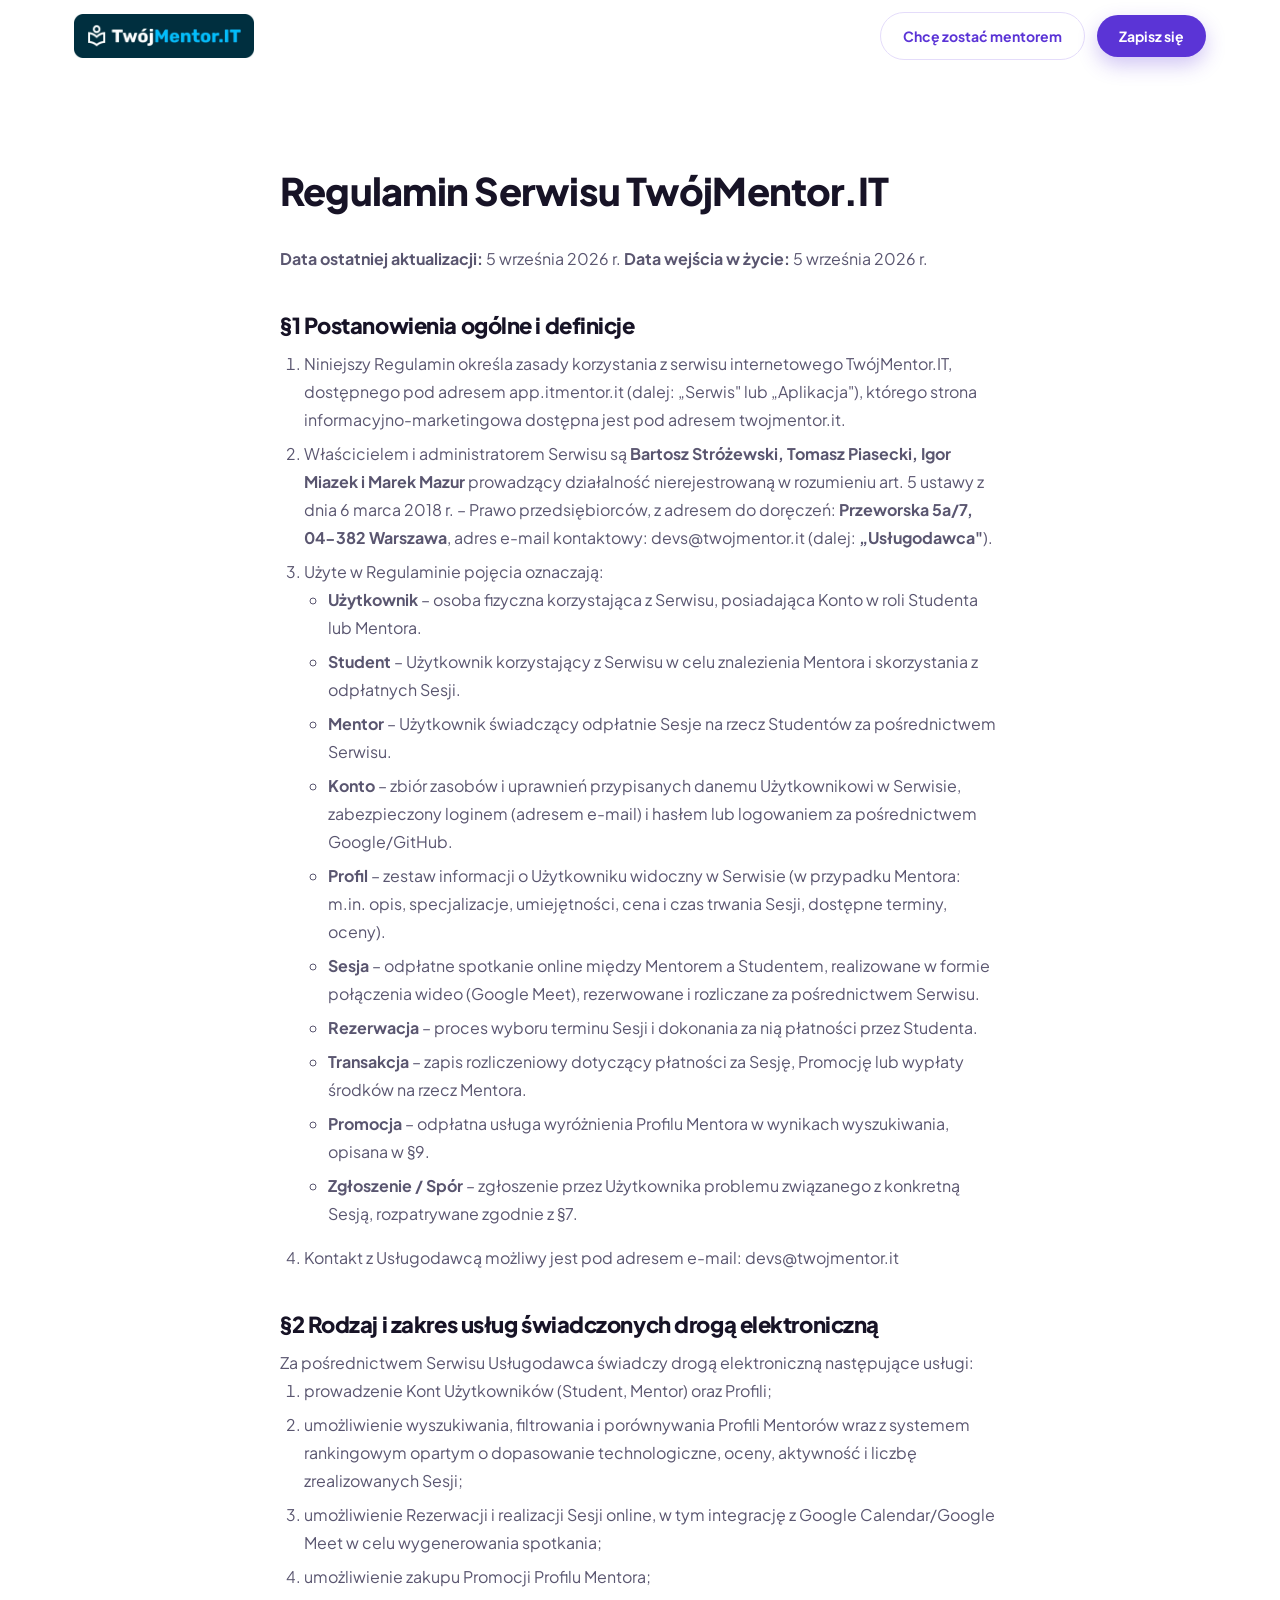
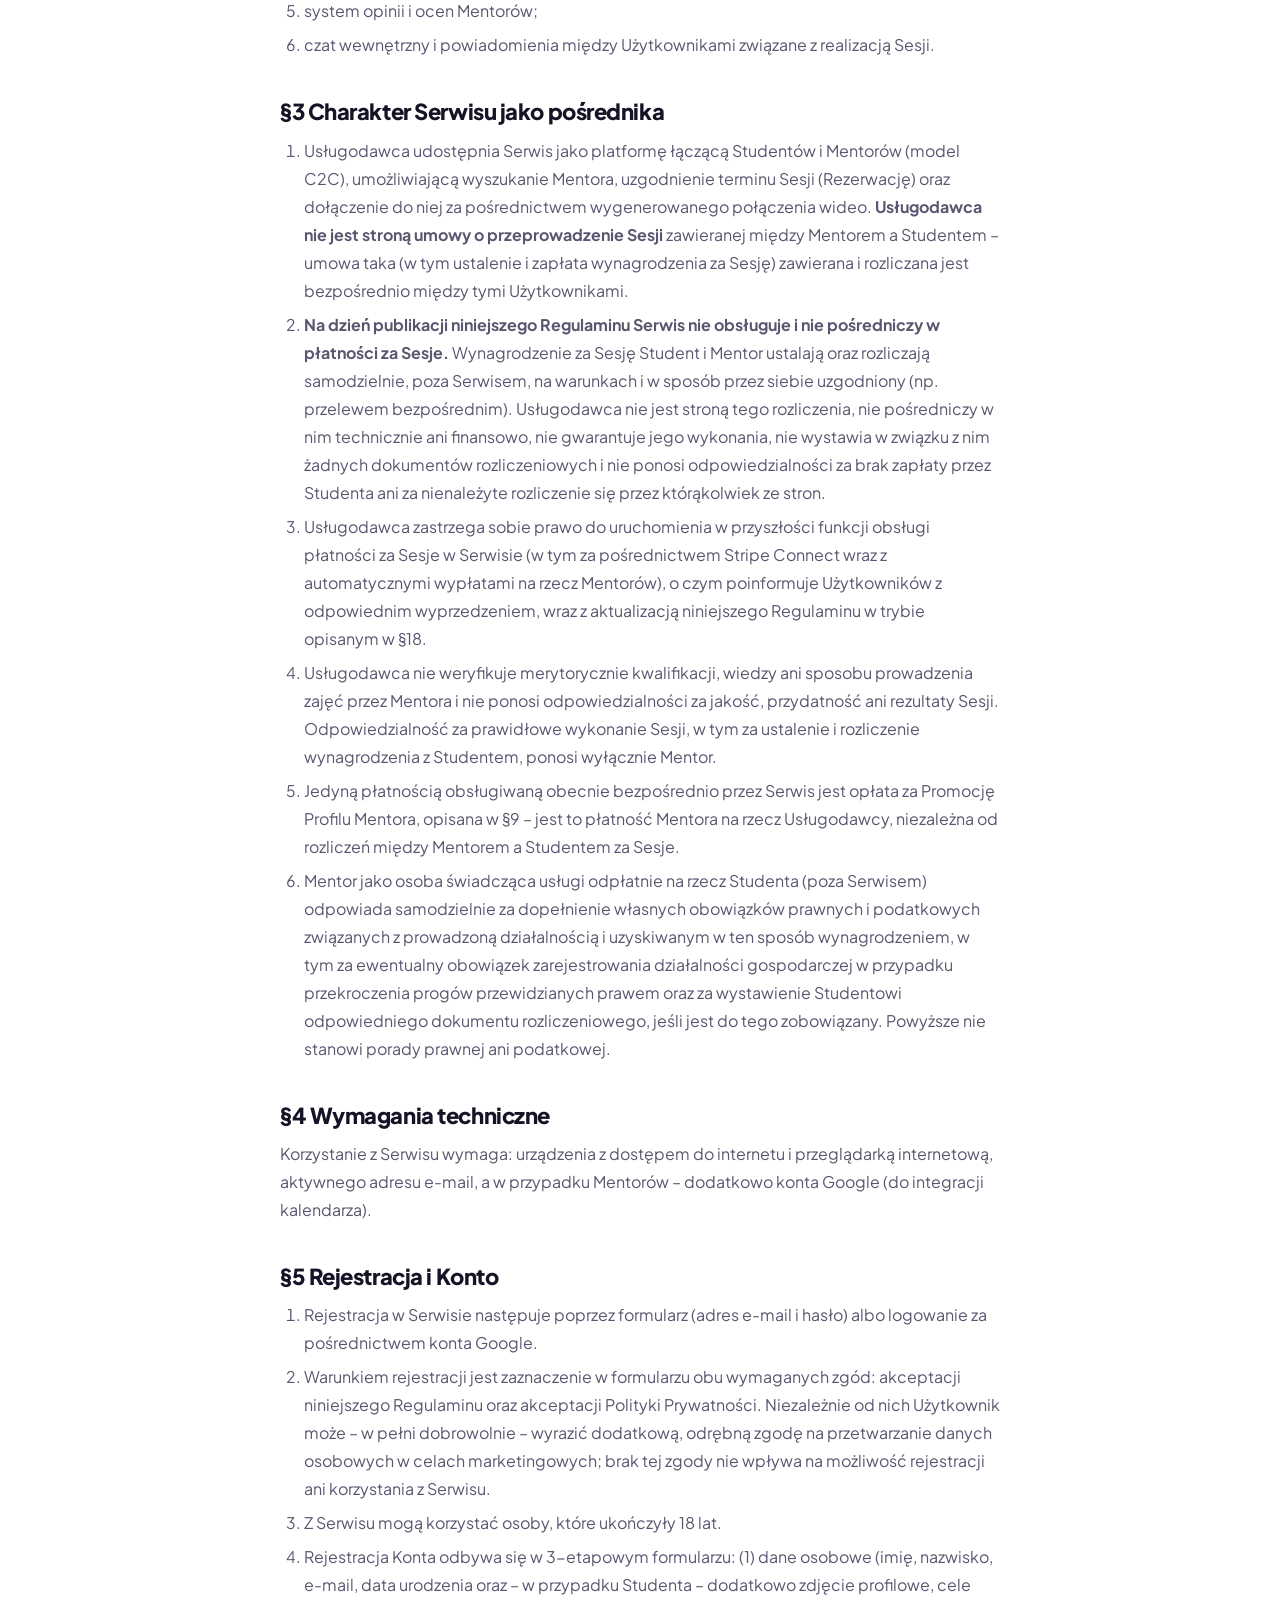
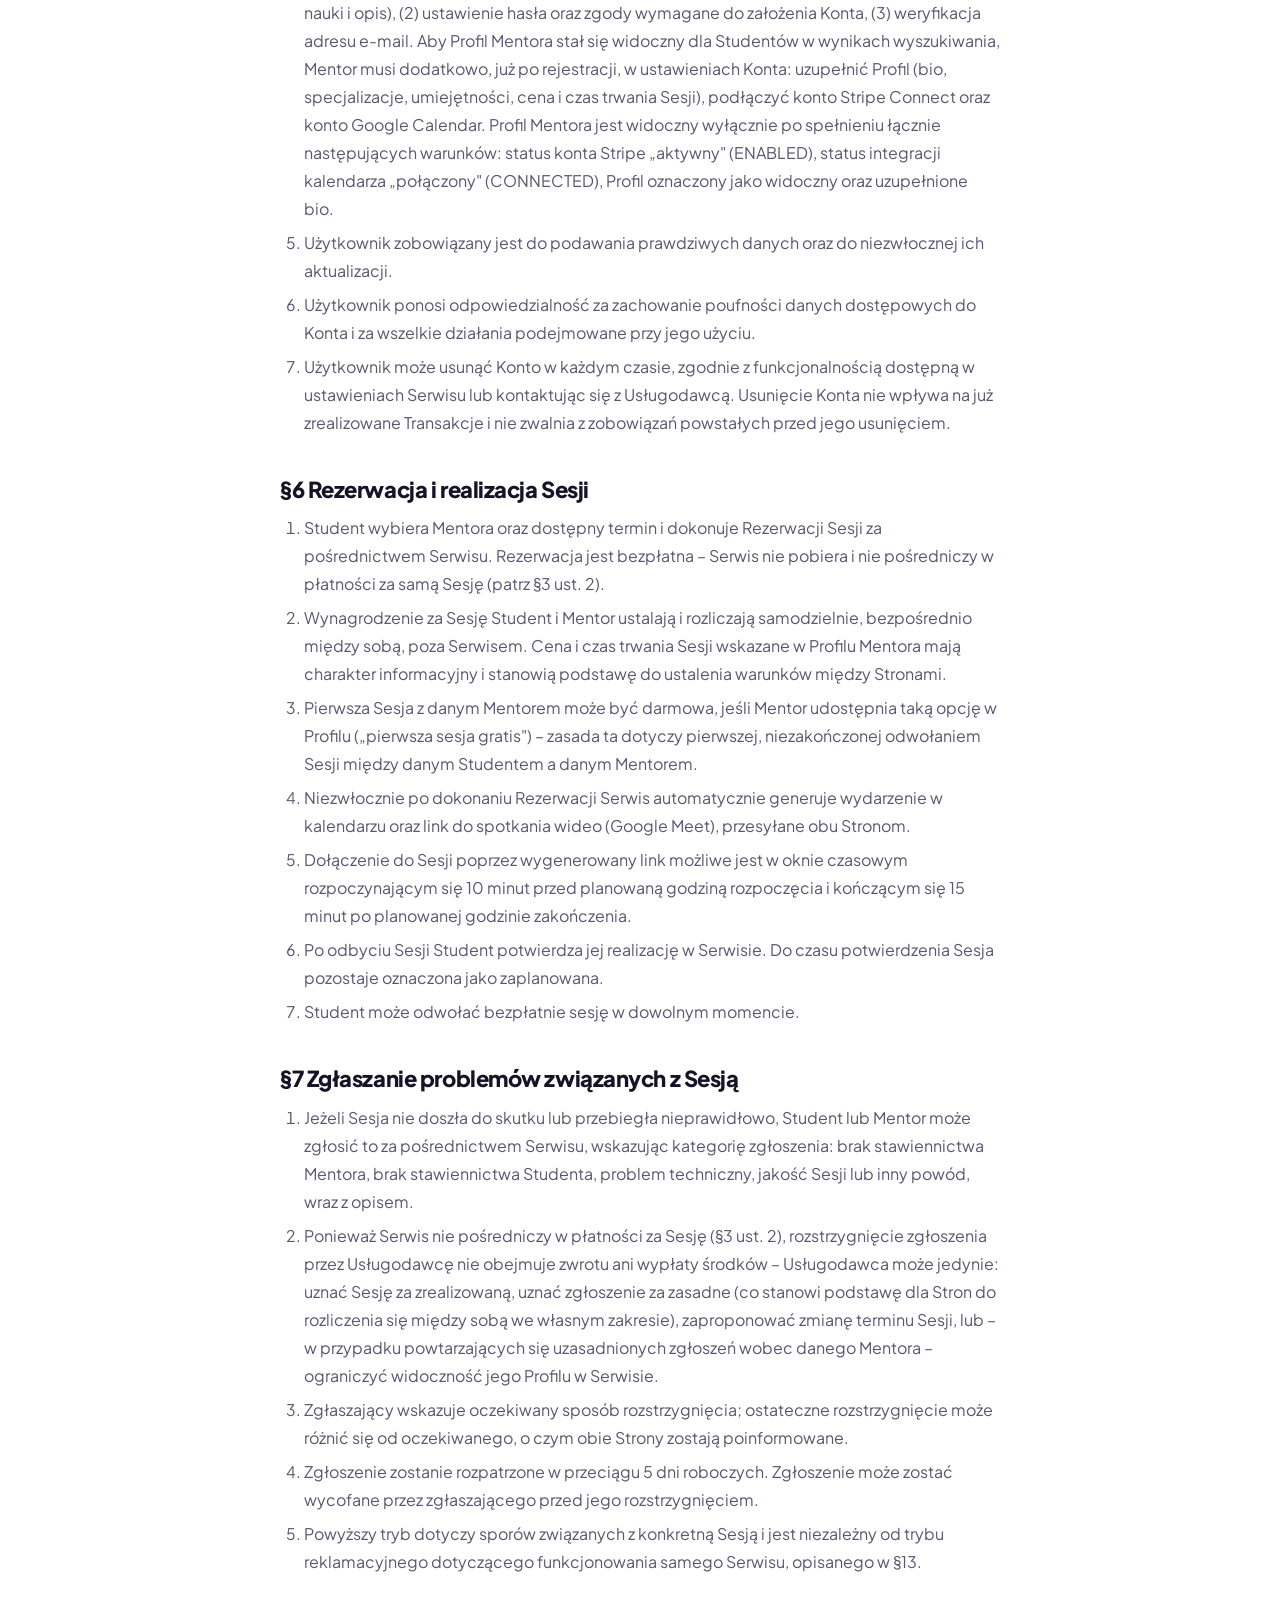
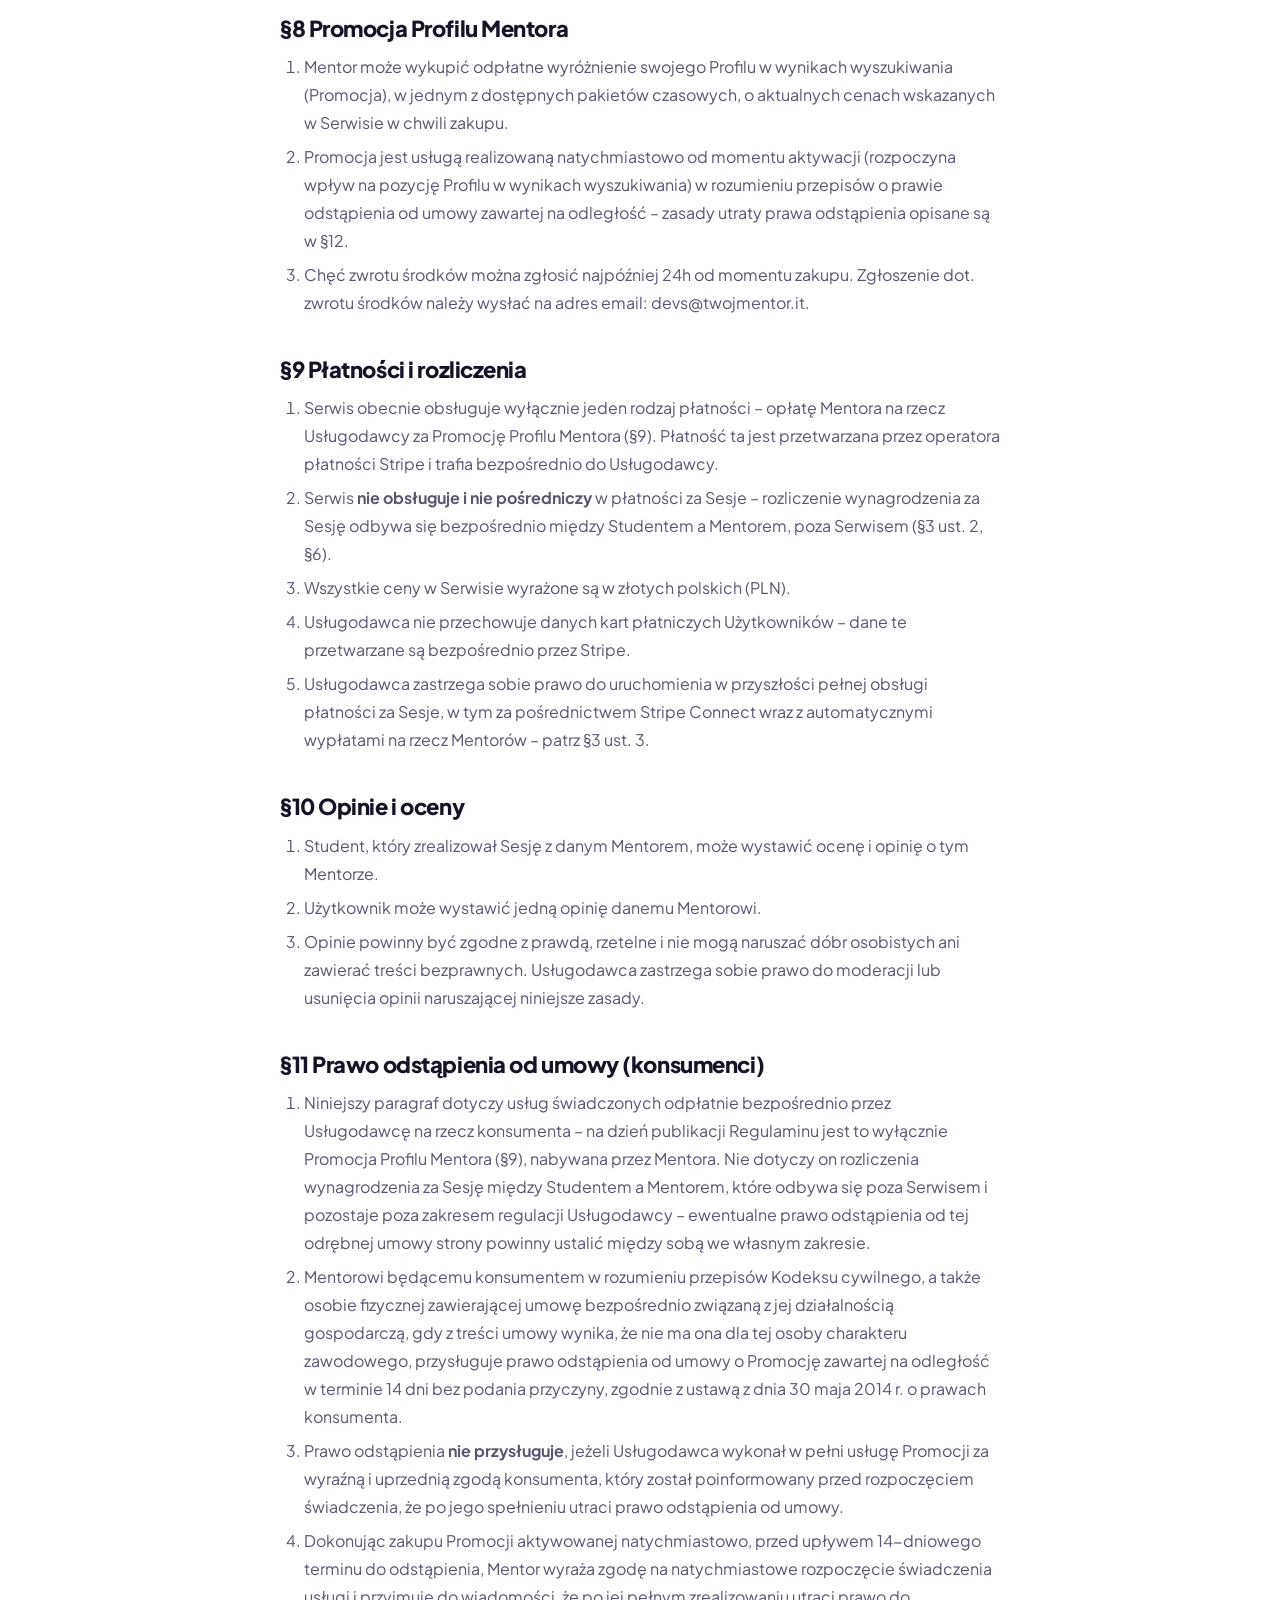
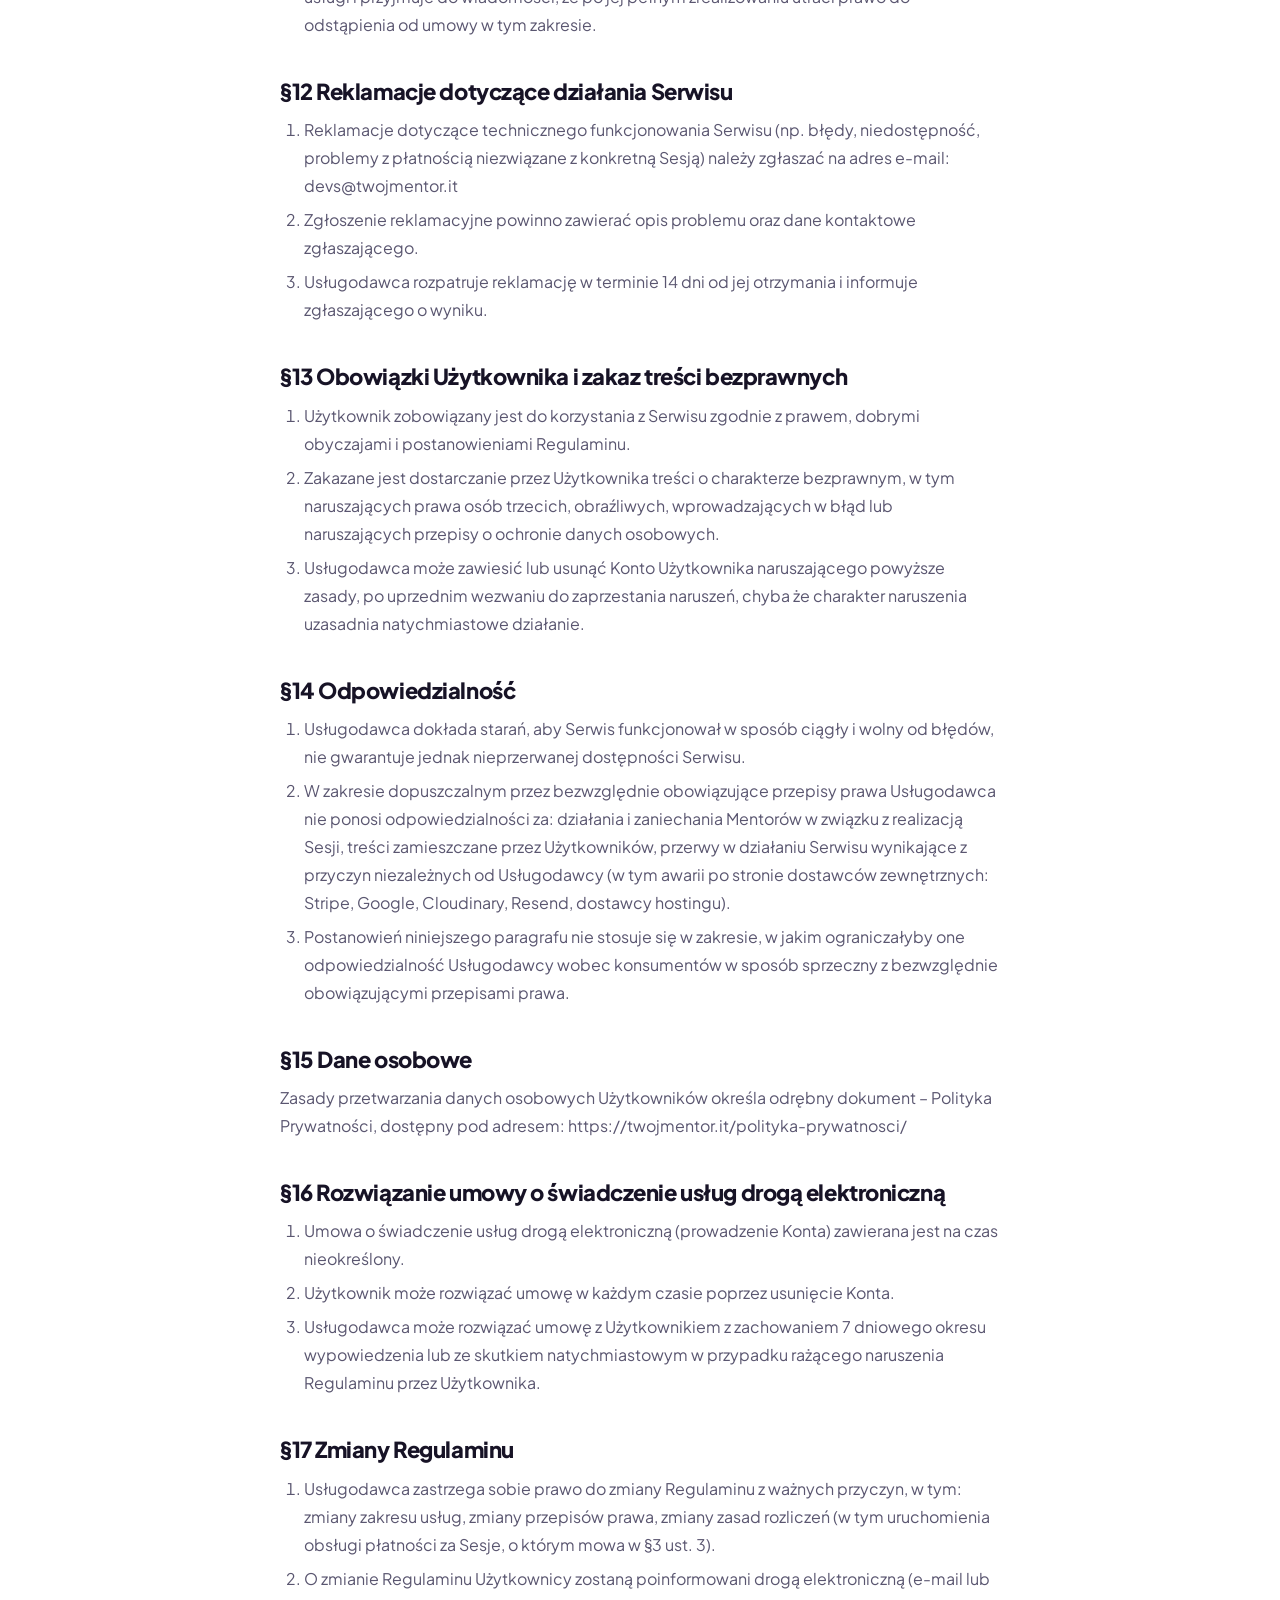
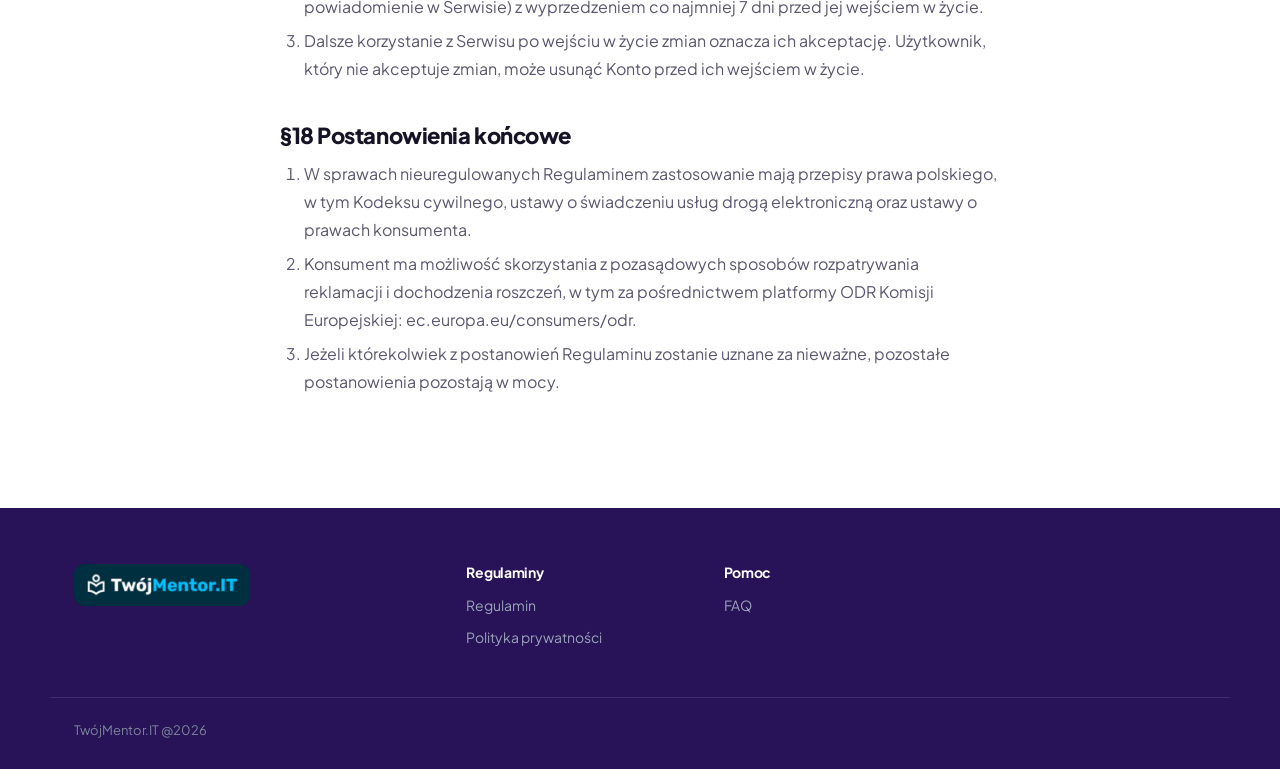
<file: regulamin/index.html>
<!DOCTYPE html>
<html lang="pl">
<head>
  <meta charset="UTF-8" />
  <meta name="viewport" content="width=device-width, initial-scale=1.0" />
  <title>Regulamin — TwójMentor.IT</title>
  <meta name="description" content="Regulamin platformy TwójMentor.IT." />
  <meta name="theme-color" content="#5b34d6" />
  <link rel="canonical" href="https://mentor-it.github.io/LP/regulamin/" />
  <link rel="icon" type="image/svg+xml" href="../assets/img/logo-refresh_2.svg" />
  <link rel="preconnect" href="https://fonts.googleapis.com" />
  <link rel="preconnect" href="https://fonts.gstatic.com" crossorigin />
  <link href="https://fonts.googleapis.com/css2?family=Plus+Jakarta+Sans:wght@400;500;600;700;800&display=swap" rel="stylesheet" />
  <link rel="stylesheet" href="../assets/css/style.css" />
  <style>
    .legal-content{max-width:720px;margin:0 auto}
    .legal-content h2{font-size:22px;margin:40px 0 12px;color:var(--ink)}
    .legal-content p,.legal-content li{font-size:16px;color:var(--slate);line-height:1.75}
    .legal-content ol,.legal-content ul{padding-left:24px;margin-bottom:16px}
    .legal-content li{margin-bottom:6px}
  </style>
</head>
<body>
  <a class="skip-link" href="#main">Przejdź do treści</a>

  <!-- ======= HEADER ======= -->
  <header class="site-header" id="siteHeader">
    <div class="container header-inner">
      <a href="../" class="logo" aria-label="TwójMentor.IT — strona główna">
        <img src="../assets/img/logo.webp" width="218" height="53" alt="TwójMentor.IT" class="logo-img" />
      </a>
      <button type="button" class="nav-toggle" id="navToggle" aria-label="Menu" aria-expanded="false">
        <span></span><span></span><span></span>
      </button>

      <div class="header-actions">
        <a href="../zostan-mentorem/" class="btn btn-ghost">Chcę zostać mentorem</a>
        <button type="button" class="btn btn-primary js-signup-open">Zapisz się</button>
      </div>
    </div>
  </header>

  <main id="main">
    <section class="section" aria-labelledby="terms-title">
      <div class="container">
        <div class="legal-content">
          <h1 id="terms-title" class="section-title" style="margin-bottom:32px">Regulamin Serwisu TwójMentor.IT</h1>

          <p><strong>Data ostatniej aktualizacji:</strong> 5 września 2026 r. <strong>Data wejścia w życie:</strong> 5 września 2026 r.</p>

          <h2>§1 Postanowienia ogólne i definicje</h2>
          <ol>
            <li>Niniejszy Regulamin określa zasady korzystania z serwisu internetowego TwójMentor.IT, dostępnego pod adresem app.itmentor.it (dalej: „Serwis" lub „Aplikacja"), którego strona informacyjno-marketingowa dostępna jest pod adresem twojmentor.it.</li>
            <li>Właścicielem i administratorem Serwisu są <strong>Bartosz Stróżewski, Tomasz Piasecki, Igor Miazek i Marek Mazur</strong> prowadzący działalność nierejestrowaną w rozumieniu art. 5 ustawy z dnia 6 marca 2018 r. – Prawo przedsiębiorców, z adresem do doręczeń: <strong>Przeworska 5a/7, 04-382 Warszawa</strong>, adres e-mail kontaktowy: <a href="mailto:devs@twojmentor.it">devs@twojmentor.it</a> (dalej: <strong>„Usługodawca"</strong>).</li>
            <li>Użyte w Regulaminie pojęcia oznaczają:
              <ul>
                <li><strong>Użytkownik</strong> – osoba fizyczna korzystająca z Serwisu, posiadająca Konto w roli Studenta lub Mentora.</li>
                <li><strong>Student</strong> – Użytkownik korzystający z Serwisu w celu znalezienia Mentora i skorzystania z odpłatnych Sesji.</li>
                <li><strong>Mentor</strong> – Użytkownik świadczący odpłatnie Sesje na rzecz Studentów za pośrednictwem Serwisu.</li>
                <li><strong>Konto</strong> – zbiór zasobów i uprawnień przypisanych danemu Użytkownikowi w Serwisie, zabezpieczony loginem (adresem e-mail) i hasłem lub logowaniem za pośrednictwem Google/GitHub.</li>
                <li><strong>Profil</strong> – zestaw informacji o Użytkowniku widoczny w Serwisie (w przypadku Mentora: m.in. opis, specjalizacje, umiejętności, cena i czas trwania Sesji, dostępne terminy, oceny).</li>
                <li><strong>Sesja</strong> – odpłatne spotkanie online między Mentorem a Studentem, realizowane w formie połączenia wideo (Google Meet), rezerwowane i rozliczane za pośrednictwem Serwisu.</li>
                <li><strong>Rezerwacja</strong> – proces wyboru terminu Sesji i dokonania za nią płatności przez Studenta.</li>
                <li><strong>Transakcja</strong> – zapis rozliczeniowy dotyczący płatności za Sesję, Promocję lub wypłaty środków na rzecz Mentora.</li>
                <li><strong>Promocja</strong> – odpłatna usługa wyróżnienia Profilu Mentora w wynikach wyszukiwania, opisana w §9.</li>
                <li><strong>Zgłoszenie / Spór</strong> – zgłoszenie przez Użytkownika problemu związanego z konkretną Sesją, rozpatrywane zgodnie z §7.</li>
              </ul>
            </li>
            <li>Kontakt z Usługodawcą możliwy jest pod adresem e-mail: <a href="mailto:devs@twojmentor.it">devs@twojmentor.it</a></li>
          </ol>

          <h2>§2 Rodzaj i zakres usług świadczonych drogą elektroniczną</h2>
          <p>Za pośrednictwem Serwisu Usługodawca świadczy drogą elektroniczną następujące usługi:</p>
          <ol>
            <li>prowadzenie Kont Użytkowników (Student, Mentor) oraz Profili;</li>
            <li>umożliwienie wyszukiwania, filtrowania i porównywania Profili Mentorów wraz z systemem rankingowym opartym o dopasowanie technologiczne, oceny, aktywność i liczbę zrealizowanych Sesji;</li>
            <li>umożliwienie Rezerwacji i realizacji Sesji online, w tym integrację z Google Calendar/Google Meet w celu wygenerowania spotkania;</li>
            <li>umożliwienie zakupu Promocji Profilu Mentora;</li>
            <li>system opinii i ocen Mentorów;</li>
            <li>czat wewnętrzny i powiadomienia między Użytkownikami związane z realizacją Sesji.</li>
          </ol>

          <h2>§3 Charakter Serwisu jako pośrednika</h2>
          <ol>
            <li>Usługodawca udostępnia Serwis jako platformę łączącą Studentów i Mentorów (model C2C), umożliwiającą wyszukanie Mentora, uzgodnienie terminu Sesji (Rezerwację) oraz dołączenie do niej za pośrednictwem wygenerowanego połączenia wideo. <strong>Usługodawca nie jest stroną umowy o przeprowadzenie Sesji</strong> zawieranej między Mentorem a Studentem – umowa taka (w tym ustalenie i zapłata wynagrodzenia za Sesję) zawierana i rozliczana jest bezpośrednio między tymi Użytkownikami.</li>
            <li><strong>Na dzień publikacji niniejszego Regulaminu Serwis nie obsługuje i nie pośredniczy w płatności za Sesje.</strong> Wynagrodzenie za Sesję Student i Mentor ustalają oraz rozliczają samodzielnie, poza Serwisem, na warunkach i w sposób przez siebie uzgodniony (np. przelewem bezpośrednim). Usługodawca nie jest stroną tego rozliczenia, nie pośredniczy w nim technicznie ani finansowo, nie gwarantuje jego wykonania, nie wystawia w związku z nim żadnych dokumentów rozliczeniowych i nie ponosi odpowiedzialności za brak zapłaty przez Studenta ani za nienależyte rozliczenie się przez którąkolwiek ze stron.</li>
            <li>Usługodawca zastrzega sobie prawo do uruchomienia w przyszłości funkcji obsługi płatności za Sesje w Serwisie (w tym za pośrednictwem Stripe Connect wraz z automatycznymi wypłatami na rzecz Mentorów), o czym poinformuje Użytkowników z odpowiednim wyprzedzeniem, wraz z aktualizacją niniejszego Regulaminu w trybie opisanym w §18.</li>
            <li>Usługodawca nie weryfikuje merytorycznie kwalifikacji, wiedzy ani sposobu prowadzenia zajęć przez Mentora i nie ponosi odpowiedzialności za jakość, przydatność ani rezultaty Sesji. Odpowiedzialność za prawidłowe wykonanie Sesji, w tym za ustalenie i rozliczenie wynagrodzenia z Studentem, ponosi wyłącznie Mentor.</li>
            <li>Jedyną płatnością obsługiwaną obecnie bezpośrednio przez Serwis jest opłata za Promocję Profilu Mentora, opisana w §9 – jest to płatność Mentora na rzecz Usługodawcy, niezależna od rozliczeń między Mentorem a Studentem za Sesje.</li>
            <li>Mentor jako osoba świadcząca usługi odpłatnie na rzecz Studenta (poza Serwisem) odpowiada samodzielnie za dopełnienie własnych obowiązków prawnych i podatkowych związanych z prowadzoną działalnością i uzyskiwanym w ten sposób wynagrodzeniem, w tym za ewentualny obowiązek zarejestrowania działalności gospodarczej w przypadku przekroczenia progów przewidzianych prawem oraz za wystawienie Studentowi odpowiedniego dokumentu rozliczeniowego, jeśli jest do tego zobowiązany. Powyższe nie stanowi porady prawnej ani podatkowej.</li>
          </ol>

          <h2>§4 Wymagania techniczne</h2>
          <p>Korzystanie z Serwisu wymaga: urządzenia z dostępem do internetu i przeglądarką internetową, aktywnego adresu e-mail, a w przypadku Mentorów – dodatkowo konta Google (do integracji kalendarza).</p>

          <h2>§5 Rejestracja i Konto</h2>
          <ol>
            <li>Rejestracja w Serwisie następuje poprzez formularz (adres e-mail i hasło) albo logowanie za pośrednictwem konta Google.</li>
            <li>Warunkiem rejestracji jest zaznaczenie w formularzu obu wymaganych zgód: akceptacji niniejszego Regulaminu oraz akceptacji Polityki Prywatności. Niezależnie od nich Użytkownik może – w pełni dobrowolnie – wyrazić dodatkową, odrębną zgodę na przetwarzanie danych osobowych w celach marketingowych; brak tej zgody nie wpływa na możliwość rejestracji ani korzystania z Serwisu.</li>
            <li>Z Serwisu mogą korzystać osoby, które ukończyły 18 lat.</li>
            <li>Rejestracja Konta odbywa się w 3-etapowym formularzu: (1) dane osobowe (imię, nazwisko, e-mail, data urodzenia oraz – w przypadku Studenta – dodatkowo zdjęcie profilowe, cele nauki i opis), (2) ustawienie hasła oraz zgody wymagane do założenia Konta, (3) weryfikacja adresu e-mail. Aby Profil Mentora stał się widoczny dla Studentów w wynikach wyszukiwania, Mentor musi dodatkowo, już po rejestracji, w ustawieniach Konta: uzupełnić Profil (bio, specjalizacje, umiejętności, cena i czas trwania Sesji), podłączyć konto Stripe Connect oraz konto Google Calendar. Profil Mentora jest widoczny wyłącznie po spełnieniu łącznie następujących warunków: status konta Stripe „aktywny" (ENABLED), status integracji kalendarza „połączony" (CONNECTED), Profil oznaczony jako widoczny oraz uzupełnione bio.</li>
            <li>Użytkownik zobowiązany jest do podawania prawdziwych danych oraz do niezwłocznej ich aktualizacji.</li>
            <li>Użytkownik ponosi odpowiedzialność za zachowanie poufności danych dostępowych do Konta i za wszelkie działania podejmowane przy jego użyciu.</li>
            <li>Użytkownik może usunąć Konto w każdym czasie, zgodnie z funkcjonalnością dostępną w ustawieniach Serwisu lub kontaktując się z Usługodawcą. Usunięcie Konta nie wpływa na już zrealizowane Transakcje i nie zwalnia z zobowiązań powstałych przed jego usunięciem.</li>
          </ol>

          <h2>§6 Rezerwacja i realizacja Sesji</h2>
          <ol>
            <li>Student wybiera Mentora oraz dostępny termin i dokonuje Rezerwacji Sesji za pośrednictwem Serwisu. Rezerwacja jest bezpłatna – Serwis nie pobiera i nie pośredniczy w płatności za samą Sesję (patrz §3 ust. 2).</li>
            <li>Wynagrodzenie za Sesję Student i Mentor ustalają i rozliczają samodzielnie, bezpośrednio między sobą, poza Serwisem. Cena i czas trwania Sesji wskazane w Profilu Mentora mają charakter informacyjny i stanowią podstawę do ustalenia warunków między Stronami.</li>
            <li>Pierwsza Sesja z danym Mentorem może być darmowa, jeśli Mentor udostępnia taką opcję w Profilu („pierwsza sesja gratis") – zasada ta dotyczy pierwszej, niezakończonej odwołaniem Sesji między danym Studentem a danym Mentorem.</li>
            <li>Niezwłocznie po dokonaniu Rezerwacji Serwis automatycznie generuje wydarzenie w kalendarzu oraz link do spotkania wideo (Google Meet), przesyłane obu Stronom.</li>
            <li>Dołączenie do Sesji poprzez wygenerowany link możliwe jest w oknie czasowym rozpoczynającym się 10 minut przed planowaną godziną rozpoczęcia i kończącym się 15 minut po planowanej godzinie zakończenia.</li>
            <li>Po odbyciu Sesji Student potwierdza jej realizację w Serwisie. Do czasu potwierdzenia Sesja pozostaje oznaczona jako zaplanowana.</li>
            <li>Student może odwołać bezpłatnie sesję w dowolnym momencie.</li>
          </ol>

          <h2>§7 Zgłaszanie problemów związanych z Sesją</h2>
          <ol>
            <li>Jeżeli Sesja nie doszła do skutku lub przebiegła nieprawidłowo, Student lub Mentor może zgłosić to za pośrednictwem Serwisu, wskazując kategorię zgłoszenia: brak stawiennictwa Mentora, brak stawiennictwa Studenta, problem techniczny, jakość Sesji lub inny powód, wraz z opisem.</li>
            <li>Ponieważ Serwis nie pośredniczy w płatności za Sesję (§3 ust. 2), rozstrzygnięcie zgłoszenia przez Usługodawcę nie obejmuje zwrotu ani wypłaty środków – Usługodawca może jedynie: uznać Sesję za zrealizowaną, uznać zgłoszenie za zasadne (co stanowi podstawę dla Stron do rozliczenia się między sobą we własnym zakresie), zaproponować zmianę terminu Sesji, lub – w przypadku powtarzających się uzasadnionych zgłoszeń wobec danego Mentora – ograniczyć widoczność jego Profilu w Serwisie.</li>
            <li>Zgłaszający wskazuje oczekiwany sposób rozstrzygnięcia; ostateczne rozstrzygnięcie może różnić się od oczekiwanego, o czym obie Strony zostają poinformowane.</li>
            <li>Zgłoszenie zostanie rozpatrzone w przeciągu 5 dni roboczych. Zgłoszenie może zostać wycofane przez zgłaszającego przed jego rozstrzygnięciem.</li>
            <li>Powyższy tryb dotyczy sporów związanych z konkretną Sesją i jest niezależny od trybu reklamacyjnego dotyczącego funkcjonowania samego Serwisu, opisanego w §13.</li>
          </ol>

          <h2>§8 Promocja Profilu Mentora</h2>
          <ol>
            <li>Mentor może wykupić odpłatne wyróżnienie swojego Profilu w wynikach wyszukiwania (Promocja), w jednym z dostępnych pakietów czasowych, o aktualnych cenach wskazanych w Serwisie w chwili zakupu.</li>
            <li>Promocja jest usługą realizowaną natychmiastowo od momentu aktywacji (rozpoczyna wpływ na pozycję Profilu w wynikach wyszukiwania) w rozumieniu przepisów o prawie odstąpienia od umowy zawartej na odległość – zasady utraty prawa odstąpienia opisane są w §12.</li>
            <li>Chęć zwrotu środków można zgłosić najpóźniej 24h od momentu zakupu. Zgłoszenie dot. zwrotu środków należy wysłać na adres email: <a href="mailto:devs@twojmentor.it">devs@twojmentor.it</a>.</li>
          </ol>

          <h2>§9 Płatności i rozliczenia</h2>
          <ol>
            <li>Serwis obecnie obsługuje wyłącznie jeden rodzaj płatności – opłatę Mentora na rzecz Usługodawcy za Promocję Profilu Mentora (§9). Płatność ta jest przetwarzana przez operatora płatności Stripe i trafia bezpośrednio do Usługodawcy.</li>
            <li>Serwis <strong>nie obsługuje i nie pośredniczy</strong> w płatności za Sesje – rozliczenie wynagrodzenia za Sesję odbywa się bezpośrednio między Studentem a Mentorem, poza Serwisem (§3 ust. 2, §6).</li>
            <li>Wszystkie ceny w Serwisie wyrażone są w złotych polskich (PLN).</li>
            <li>Usługodawca nie przechowuje danych kart płatniczych Użytkowników – dane te przetwarzane są bezpośrednio przez Stripe.</li>
            <li>Usługodawca zastrzega sobie prawo do uruchomienia w przyszłości pełnej obsługi płatności za Sesje, w tym za pośrednictwem Stripe Connect wraz z automatycznymi wypłatami na rzecz Mentorów – patrz §3 ust. 3.</li>
          </ol>

          <h2>§10 Opinie i oceny</h2>
          <ol>
            <li>Student, który zrealizował Sesję z danym Mentorem, może wystawić ocenę i opinię o tym Mentorze.</li>
            <li>Użytkownik może wystawić jedną opinię danemu Mentorowi.</li>
            <li>Opinie powinny być zgodne z prawdą, rzetelne i nie mogą naruszać dóbr osobistych ani zawierać treści bezprawnych. Usługodawca zastrzega sobie prawo do moderacji lub usunięcia opinii naruszającej niniejsze zasady.</li>
          </ol>

          <h2>§11 Prawo odstąpienia od umowy (konsumenci)</h2>
          <ol>
            <li>Niniejszy paragraf dotyczy usług świadczonych odpłatnie bezpośrednio przez Usługodawcę na rzecz konsumenta – na dzień publikacji Regulaminu jest to wyłącznie Promocja Profilu Mentora (§9), nabywana przez Mentora. Nie dotyczy on rozliczenia wynagrodzenia za Sesję między Studentem a Mentorem, które odbywa się poza Serwisem i pozostaje poza zakresem regulacji Usługodawcy – ewentualne prawo odstąpienia od tej odrębnej umowy strony powinny ustalić między sobą we własnym zakresie.</li>
            <li>Mentorowi będącemu konsumentem w rozumieniu przepisów Kodeksu cywilnego, a także osobie fizycznej zawierającej umowę bezpośrednio związaną z jej działalnością gospodarczą, gdy z treści umowy wynika, że nie ma ona dla tej osoby charakteru zawodowego, przysługuje prawo odstąpienia od umowy o Promocję zawartej na odległość w terminie 14 dni bez podania przyczyny, zgodnie z ustawą z dnia 30 maja 2014 r. o prawach konsumenta.</li>
            <li>Prawo odstąpienia <strong>nie przysługuje</strong>, jeżeli Usługodawca wykonał w pełni usługę Promocji za wyraźną i uprzednią zgodą konsumenta, który został poinformowany przed rozpoczęciem świadczenia, że po jego spełnieniu utraci prawo odstąpienia od umowy.</li>
            <li>Dokonując zakupu Promocji aktywowanej natychmiastowo, przed upływem 14-dniowego terminu do odstąpienia, Mentor wyraża zgodę na natychmiastowe rozpoczęcie świadczenia usługi i przyjmuje do wiadomości, że po jej pełnym zrealizowaniu utraci prawo do odstąpienia od umowy w tym zakresie.</li>
          </ol>

          <h2>§12 Reklamacje dotyczące działania Serwisu</h2>
          <ol>
            <li>Reklamacje dotyczące technicznego funkcjonowania Serwisu (np. błędy, niedostępność, problemy z płatnością niezwiązane z konkretną Sesją) należy zgłaszać na adres e-mail: <a href="mailto:devs@twojmentor.it">devs@twojmentor.it</a></li>
            <li>Zgłoszenie reklamacyjne powinno zawierać opis problemu oraz dane kontaktowe zgłaszającego.</li>
            <li>Usługodawca rozpatruje reklamację w terminie 14 dni od jej otrzymania i informuje zgłaszającego o wyniku.</li>
          </ol>

          <h2>§13 Obowiązki Użytkownika i zakaz treści bezprawnych</h2>
          <ol>
            <li>Użytkownik zobowiązany jest do korzystania z Serwisu zgodnie z prawem, dobrymi obyczajami i postanowieniami Regulaminu.</li>
            <li>Zakazane jest dostarczanie przez Użytkownika treści o charakterze bezprawnym, w tym naruszających prawa osób trzecich, obraźliwych, wprowadzających w błąd lub naruszających przepisy o ochronie danych osobowych.</li>
            <li>Usługodawca może zawiesić lub usunąć Konto Użytkownika naruszającego powyższe zasady, po uprzednim wezwaniu do zaprzestania naruszeń, chyba że charakter naruszenia uzasadnia natychmiastowe działanie.</li>
          </ol>

          <h2>§14 Odpowiedzialność</h2>
          <ol>
            <li>Usługodawca dokłada starań, aby Serwis funkcjonował w sposób ciągły i wolny od błędów, nie gwarantuje jednak nieprzerwanej dostępności Serwisu.</li>
            <li>W zakresie dopuszczalnym przez bezwzględnie obowiązujące przepisy prawa Usługodawca nie ponosi odpowiedzialności za: działania i zaniechania Mentorów w związku z realizacją Sesji, treści zamieszczane przez Użytkowników, przerwy w działaniu Serwisu wynikające z przyczyn niezależnych od Usługodawcy (w tym awarii po stronie dostawców zewnętrznych: Stripe, Google, Cloudinary, Resend, dostawcy hostingu).</li>
            <li>Postanowień niniejszego paragrafu nie stosuje się w zakresie, w jakim ograniczałyby one odpowiedzialność Usługodawcy wobec konsumentów w sposób sprzeczny z bezwzględnie obowiązującymi przepisami prawa.</li>
          </ol>

          <h2>§15 Dane osobowe</h2>
          <p>Zasady przetwarzania danych osobowych Użytkowników określa odrębny dokument – Polityka Prywatności, dostępny pod adresem: <a href="https://twojmentor.it/polityka-prywatnosci/">https://twojmentor.it/polityka-prywatnosci/</a></p>

          <h2>§16 Rozwiązanie umowy o świadczenie usług drogą elektroniczną</h2>
          <ol>
            <li>Umowa o świadczenie usług drogą elektroniczną (prowadzenie Konta) zawierana jest na czas nieokreślony.</li>
            <li>Użytkownik może rozwiązać umowę w każdym czasie poprzez usunięcie Konta.</li>
            <li>Usługodawca może rozwiązać umowę z Użytkownikiem z zachowaniem 7 dniowego okresu wypowiedzenia lub ze skutkiem natychmiastowym w przypadku rażącego naruszenia Regulaminu przez Użytkownika.</li>
          </ol>

          <h2>§17 Zmiany Regulaminu</h2>
          <ol>
            <li>Usługodawca zastrzega sobie prawo do zmiany Regulaminu z ważnych przyczyn, w tym: zmiany zakresu usług, zmiany przepisów prawa, zmiany zasad rozliczeń (w tym uruchomienia obsługi płatności za Sesje, o którym mowa w §3 ust. 3).</li>
            <li>O zmianie Regulaminu Użytkownicy zostaną poinformowani drogą elektroniczną (e-mail lub powiadomienie w Serwisie) z wyprzedzeniem co najmniej 7 dni przed jej wejściem w życie.</li>
            <li>Dalsze korzystanie z Serwisu po wejściu w życie zmian oznacza ich akceptację. Użytkownik, który nie akceptuje zmian, może usunąć Konto przed ich wejściem w życie.</li>
          </ol>

          <h2>§18 Postanowienia końcowe</h2>
          <ol>
            <li>W sprawach nieuregulowanych Regulaminem zastosowanie mają przepisy prawa polskiego, w tym Kodeksu cywilnego, ustawy o świadczeniu usług drogą elektroniczną oraz ustawy o prawach konsumenta.</li>
            <li>Konsument ma możliwość skorzystania z pozasądowych sposobów rozpatrywania reklamacji i dochodzenia roszczeń, w tym za pośrednictwem platformy ODR Komisji Europejskiej: <a href="https://ec.europa.eu/consumers/odr">ec.europa.eu/consumers/odr</a>.</li>
            <li>Jeżeli którekolwiek z postanowień Regulaminu zostanie uznane za nieważne, pozostałe postanowienia pozostają w mocy.</li>
          </ol>
        </div>
      </div>
    </section>
  </main>

  <!-- ======= FOOTER ======= -->
  <footer class="site-footer">
    <div class="container footer-grid">
      <div class="footer-brand">
        <a href="../" class="logo logo-footer" aria-label="TwójMentor.IT">
          <img src="../assets/img/Logo.png" width="206" height="50" alt="TwójMentor.IT" class="logo-img" />
        </a>
      </div>
      <nav class="footer-col" aria-label="Regulaminy">
        <h3>Regulaminy</h3>
        <a href="../regulamin/">Regulamin</a>
        <a href="../polityka-prywatnosci/">Polityka prywatności</a>
      </nav>
      <nav class="footer-col" aria-label="Pomoc">
        <h3>Pomoc</h3>
        <a href="../faq/">FAQ</a>
      </nav>
      <!-- social media hidden -->

    </div>
    <div class="container footer-bottom">
      <p>TwójMentor.IT @2026</p>
    </div>
  </footer>

  <!-- ======= MODAL MAILERLITE ======= -->
  <div id="signupModal" class="modal-overlay" role="dialog" aria-modal="true" aria-labelledby="modalTitle" hidden>
    <div class="modal-box">
      <button class="modal-close" id="modalClose" aria-label="Zamknij">&times;</button>

      <style type="text/css">@import url("https://assets.mlcdn.com/fonts.css?version=1780569");</style>
      <style type="text/css">
        .ml-form-embedSubmitLoad{display:inline-block;width:20px;height:20px}
        .ml-form-embedSubmitLoad:after{content:" ";display:block;width:11px;height:11px;margin:1px;border-radius:50%;border:4px solid #fff;border-color:#fff #fff #fff transparent;animation:ml-form-embedSubmitLoad 1.2s linear infinite}
        @keyframes ml-form-embedSubmitLoad{0%{transform:rotate(0deg)}100%{transform:rotate(360deg)}}
        .sr-only{position:absolute;width:1px;height:1px;padding:0;margin:-1px;overflow:hidden;clip:rect(0,0,0,0);border:0}
        .g-recaptcha{transform:scale(1);-webkit-transform:scale(1);transform-origin:0 0;-webkit-transform-origin:0 0}
        #mlb2-42301566.ml-form-embedContainer{box-sizing:border-box;display:table;margin:0 auto;position:static;width:100%!important}
        #mlb2-42301566.ml-form-embedContainer h4,#mlb2-42301566.ml-form-embedContainer p,#mlb2-42301566.ml-form-embedContainer span,#mlb2-42301566.ml-form-embedContainer button{text-transform:none!important;letter-spacing:normal!important}
        #mlb2-42301566.ml-form-embedContainer .ml-form-embedWrapper{background-color:#fff;border-width:0;border-color:transparent;border-radius:4px;border-style:solid;box-sizing:border-box;display:inline-block!important;margin:0;padding:0;position:relative}
        #mlb2-42301566.ml-form-embedContainer .ml-form-embedWrapper.embedForm{max-width:400px;width:100%}
        #mlb2-42301566.ml-form-embedContainer .ml-form-align-center{text-align:center}
        #mlb2-42301566.ml-form-embedContainer .ml-form-embedWrapper .ml-form-embedBody,#mlb2-42301566.ml-form-embedContainer .ml-form-embedWrapper .ml-form-successBody{padding:20px 20px 0}
        #mlb2-42301566.ml-form-embedContainer .ml-form-embedWrapper .ml-form-embedBody .ml-form-embedContent,#mlb2-42301566.ml-form-embedContainer .ml-form-embedWrapper .ml-form-successBody .ml-form-successContent{text-align:left;margin:0 0 20px}
        #mlb2-42301566.ml-form-embedContainer .ml-form-embedWrapper .ml-form-embedBody .ml-form-embedContent h4,#mlb2-42301566.ml-form-embedContainer .ml-form-embedWrapper .ml-form-successBody .ml-form-successContent h4{color:#000;font-family:'Poppins',sans-serif;font-size:24px;font-weight:700;margin:0 0 10px;text-align:left;word-break:break-word}
        #mlb2-42301566.ml-form-embedContainer .ml-form-embedWrapper .ml-form-embedBody .ml-form-embedContent p,#mlb2-42301566.ml-form-embedContainer .ml-form-embedWrapper .ml-form-successBody .ml-form-successContent p{color:#000;font-family:'Poppins',sans-serif;font-size:14px;font-weight:400;line-height:22px;margin:0 0 10px;text-align:left}
        #mlb2-42301566.ml-form-embedContainer .ml-form-embedWrapper .ml-form-embedBody form{margin:0;width:100%}
        #mlb2-42301566.ml-form-embedContainer .ml-form-embedWrapper .ml-form-embedBody .ml-form-formContent,#mlb2-42301566.ml-form-embedContainer .ml-form-embedWrapper .ml-form-embedBody .ml-form-checkboxRow{margin:0 0 20px;width:100%}
        #mlb2-42301566.ml-form-embedContainer .ml-form-embedWrapper .ml-form-embedBody .ml-form-checkboxRow{float:left}
        #mlb2-42301566.ml-form-embedContainer .ml-form-embedWrapper .ml-form-embedBody .ml-form-fieldRow{margin:0 0 10px;width:100%}
        #mlb2-42301566.ml-form-embedContainer .ml-form-embedWrapper .ml-form-embedBody .ml-form-fieldRow.ml-last-item{margin:0}
        #mlb2-42301566.ml-form-embedContainer .ml-form-embedWrapper .ml-form-embedBody .ml-form-fieldRow input{background-color:#F6F8F9!important;color:#333!important;border-color:#D0D4DB;border-radius:4px!important;border-style:solid!important;border-width:1px!important;font-family:'Open Sans',Arial,Helvetica,sans-serif;font-size:14px!important;height:auto;line-height:21px!important;margin:0;padding:10px!important;width:100%!important;box-sizing:border-box!important;max-width:100%!important}
        #mlb2-42301566.ml-form-embedContainer .ml-form-embedWrapper .ml-form-embedBody .ml-form-fieldRow textarea{background-color:#F6F8F9!important;color:#333!important;border-color:#D0D4DB;border-radius:4px!important;border-style:solid!important;border-width:1px!important;font-family:'Open Sans',Arial,Helvetica,sans-serif;font-size:14px!important;height:auto;line-height:21px!important;margin:0;padding:10px!important;width:100%!important;box-sizing:border-box!important;max-width:100%!important}
        #mlb2-42301566.ml-form-embedContainer .ml-form-embedWrapper .ml-form-embedBody .ml-form-fieldRow .custom-select{background-color:#F6F8F9!important;color:#333!important;border-color:#D0D4DB;border-radius:4px!important;border-style:solid!important;border-width:1px!important;font-family:'Open Sans',Arial,Helvetica,sans-serif;font-size:14px!important;line-height:20px!important;margin:0;padding:10px 28px 10px 12px!important;width:100%!important;box-sizing:border-box!important;max-width:100%!important;height:auto;display:inline-block;vertical-align:middle;background:url('https://assets.mlcdn.com/ml/images/default/dropdown.svg') no-repeat right .75rem center/8px 10px;-webkit-appearance:none;-moz-appearance:none;appearance:none}
        #mlb2-42301566.ml-form-embedContainer .ml-form-embedWrapper .ml-block-form .ml-field-group{text-align:left!important}
        #mlb2-42301566.ml-form-embedContainer .ml-form-embedWrapper .ml-block-form .ml-field-group label{margin-bottom:5px;color:#333;font-size:14px;font-family:'Open Sans',Arial,Helvetica,sans-serif;font-weight:bold;display:inline-block;line-height:20px}
        #mlb2-42301566.ml-form-embedContainer .ml-form-embedWrapper .ml-form-embedBody .ml-form-checkboxRow .label-description{color:#000;display:block;font-family:'Open Sans',Arial,Helvetica,sans-serif;font-size:12px;text-align:left;margin-bottom:0;position:relative;vertical-align:top}
        #mlb2-42301566.ml-form-embedContainer .ml-form-embedWrapper .ml-form-embedBody .ml-form-checkboxRow label{font-weight:normal;margin:0;padding:0;position:relative;display:block;min-height:24px;padding-left:24px}
        #mlb2-42301566.ml-form-embedContainer .ml-form-embedWrapper .ml-form-embedBody .ml-form-checkboxRow label p{color:#000!important;font-family:'Open Sans',Arial,Helvetica,sans-serif!important;font-size:12px!important;font-weight:normal!important;line-height:18px!important;padding:0!important;margin:0 5px 0 0!important}
        #mlb2-42301566.ml-form-embedContainer .ml-form-embedWrapper .ml-form-embedBody .ml-form-embedSubmit{margin:0 0 20px;float:left;width:100%}
        #mlb2-42301566.ml-form-embedContainer .ml-form-embedWrapper .ml-form-embedBody .ml-form-embedSubmit button{background-color:#5b34d6!important;border:none!important;border-radius:25px!important;box-shadow:none!important;color:#fff!important;cursor:pointer;font-family:'Poppins',sans-serif!important;font-size:14px!important;font-weight:700!important;line-height:21px!important;height:auto;padding:10px!important;width:100%!important;box-sizing:border-box!important}
        #mlb2-42301566.ml-form-embedContainer .ml-form-embedWrapper .ml-form-embedBody .ml-form-embedSubmit button.loading{display:none}
        #mlb2-42301566.ml-form-embedContainer .ml-form-embedWrapper .ml-form-embedBody .ml-form-embedSubmit button:hover{background-color:#333!important}
        .ml-form-recaptcha{margin-bottom:20px;float:left}
        .ml-form-recaptcha.ml-error iframe{border:solid 1px #ff0000}
        .ml-error input,.ml-error textarea,.ml-error select{border-color:red!important}
        .ml-error .label-description,.ml-error .label-description p,.ml-error label:first-child{color:#ff0000!important}
        #mlb2-42301566.ml-form-embedContainer .ml-form-embedWrapper .ml-form-embedBody .ml-form-fieldRow .custom-control,#mlb2-42301566.ml-form-embedContainer .ml-form-embedWrapper .ml-form-embedBody .ml-form-horizontalRow .custom-control{position:relative;display:block;min-height:1.5rem;padding-left:1.5rem}
        #mlb2-42301566.ml-form-embedContainer .ml-form-embedWrapper .ml-form-embedBody .ml-form-checkboxRow input[type="checkbox"]{box-sizing:border-box;padding:0;position:absolute;z-index:-1;opacity:0;margin-top:5px;margin-left:-1.5rem;overflow:visible}
        @media only screen and (max-width:400px){.ml-form-embedWrapper.embedForm{width:100%!important}}
        @media screen and (max-width:480px){.ml-form-recaptcha{width:220px!important}.g-recaptcha{transform:scale(0.78);-webkit-transform:scale(0.78);transform-origin:0 0;-webkit-transform-origin:0 0}}
      </style>

      <div id="mlb2-42301566" class="ml-form-embedContainer ml-subscribe-form ml-subscribe-form-42301566">
        <div class="ml-form-align-center">
          <div class="ml-form-embedWrapper embedForm">

            <div class="ml-form-embedBody ml-form-embedBodyDefault row-form">
              <div class="ml-form-embedContent">
                <h4 id="modalTitle">Zapisz się na listę oczekujących</h4>
                <p>Chcesz zostać mentorem lub uczniem? Dołącz do naszej społeczności! Start niebawem.</p>
              </div>

              <form class="ml-block-form" action="https://assets.mailerlite.com/jsonp/2414219/forms/189623742043784431/subscribe" data-code="" method="post" target="_blank">
                <div class="ml-form-formContent">

                  <div class="ml-form-fieldRow">
                    <div class="ml-field-group ml-field-email ml-validate-email ml-validate-required">
                      <label>Email</label>
                      <input aria-label="email" aria-required="true" type="email" class="form-control" name="fields[email]" placeholder="" autocomplete="email">
                    </div>
                  </div>

                  <div class="ml-form-fieldRow">
                    <div class="ml-field-group ml-field-state ml-validate-required">
                      <label>Chcę zostać</label>
                      <select class="custom-select" name="fields[state]" aria-label="state" aria-required="true">
                        <option value="">-</option>
                        <option>Mentorem</option>
                        <option>Uczniem</option>
                      </select>
                    </div>
                  </div>

                  <div class="ml-form-fieldRow">
                    <div class="ml-field-group ml-field-name ml-validate-required">
                      <label>Specjalizacja</label>
                      <select class="custom-select" name="fields[name]" aria-label="name" aria-required="true">
                        <option value="">-</option>
                        <option>Frontend</option>
                        <option>Backend</option>
                        <option>Design</option>
                        <option>Analysis</option>
                        <option>Testing</option>
                        <option>Research</option>
                        <option>Writing</option>
                        <option>DevOps</option>
                        <option>Admin</option>
                        <option>Data</option>
                        <option>PM/PO</option>
                        <option>Cybersecurity</option>
                        <option>Mobile</option>
                        <option>Game Dev</option>
                        <option>Mentoring kariery</option>
                        <option>Rektutacja IT</option>
                        <option>AI</option>
                      </select>
                    </div>
                  </div>

                  <div class="ml-form-fieldRow ml-last-item">
                    <div class="ml-field-group ml-field-last_name">
                      <label>Chcesz coś dodać? (opcjonalne)</label>
                      <textarea class="form-control" name="fields[last_name]" aria-label="last_name" maxlength="1024" placeholder=""></textarea>
                    </div>
                  </div>

                </div>

                <div class="ml-form-checkboxRow ml-validate-required">
                  <label class="checkbox">
                    <input type="checkbox" required>
                    <div class="label-description">
                      <p>Zapoznałem się i akceptuję treść Polityki prywatności.</p>
                    </div>
                  </label>
                </div>

                <div class="ml-form-recaptcha ml-validate-required">
                  <style>.ml-form-recaptcha{margin-bottom:20px}.ml-form-recaptcha.ml-error iframe{border:solid 1px #ff0000}@media screen and (max-width:480px){.ml-form-recaptcha{width:220px!important}.g-recaptcha{transform:scale(.78);-webkit-transform:scale(.78);transform-origin:0 0;-webkit-transform-origin:0 0}}</style>
                  <script src="https://www.google.com/recaptcha/api.js"></script>
                  <div class="g-recaptcha" data-sitekey="6Lf1KHQUAAAAAFNKEX1hdSWCS3mRMv4FlFaNslaD"></div>
                </div>

                <input type="hidden" name="ml-submit" value="1">
                <div class="ml-form-embedSubmit">
                  <button type="submit" class="primary">Zapisz się</button>
                  <button disabled style="display:none" type="button" class="loading">
                    <div class="ml-form-embedSubmitLoad"></div>
                    <span class="sr-only">Loading...</span>
                  </button>
                </div>
                <input type="hidden" name="anticsrf" value="true">
              </form>
            </div>

            <div class="ml-form-successBody row-success" style="display:none">
              <div class="ml-form-successContent">
                <h4>Zostałeś zapisany!</h4>
                <p>Gdy wystartujemy zostaniesz poinformowany o tym jako pierwszy.</p>
              </div>
            </div>

          </div>
        </div>
      </div>

      <script>
        function ml_webform_success_42301566() {
          var $ = ml_jQuery || jQuery;
          $('.ml-subscribe-form-42301566 .row-success').show();
          $('.ml-subscribe-form-42301566 .row-form').hide();
        }
      </script>
      <script src="https://groot.mailerlite.com/js/w/webforms.min.js?vb397d78ebaa8a0f631d35384c46d781b" type="text/javascript"></script>
      <script>fetch("https://assets.mailerlite.com/jsonp/2414219/forms/189623742043784431/takel")</script>

    </div>
  </div>

  <script src="../assets/js/main.js" defer></script>
</body>
</html>
</file>
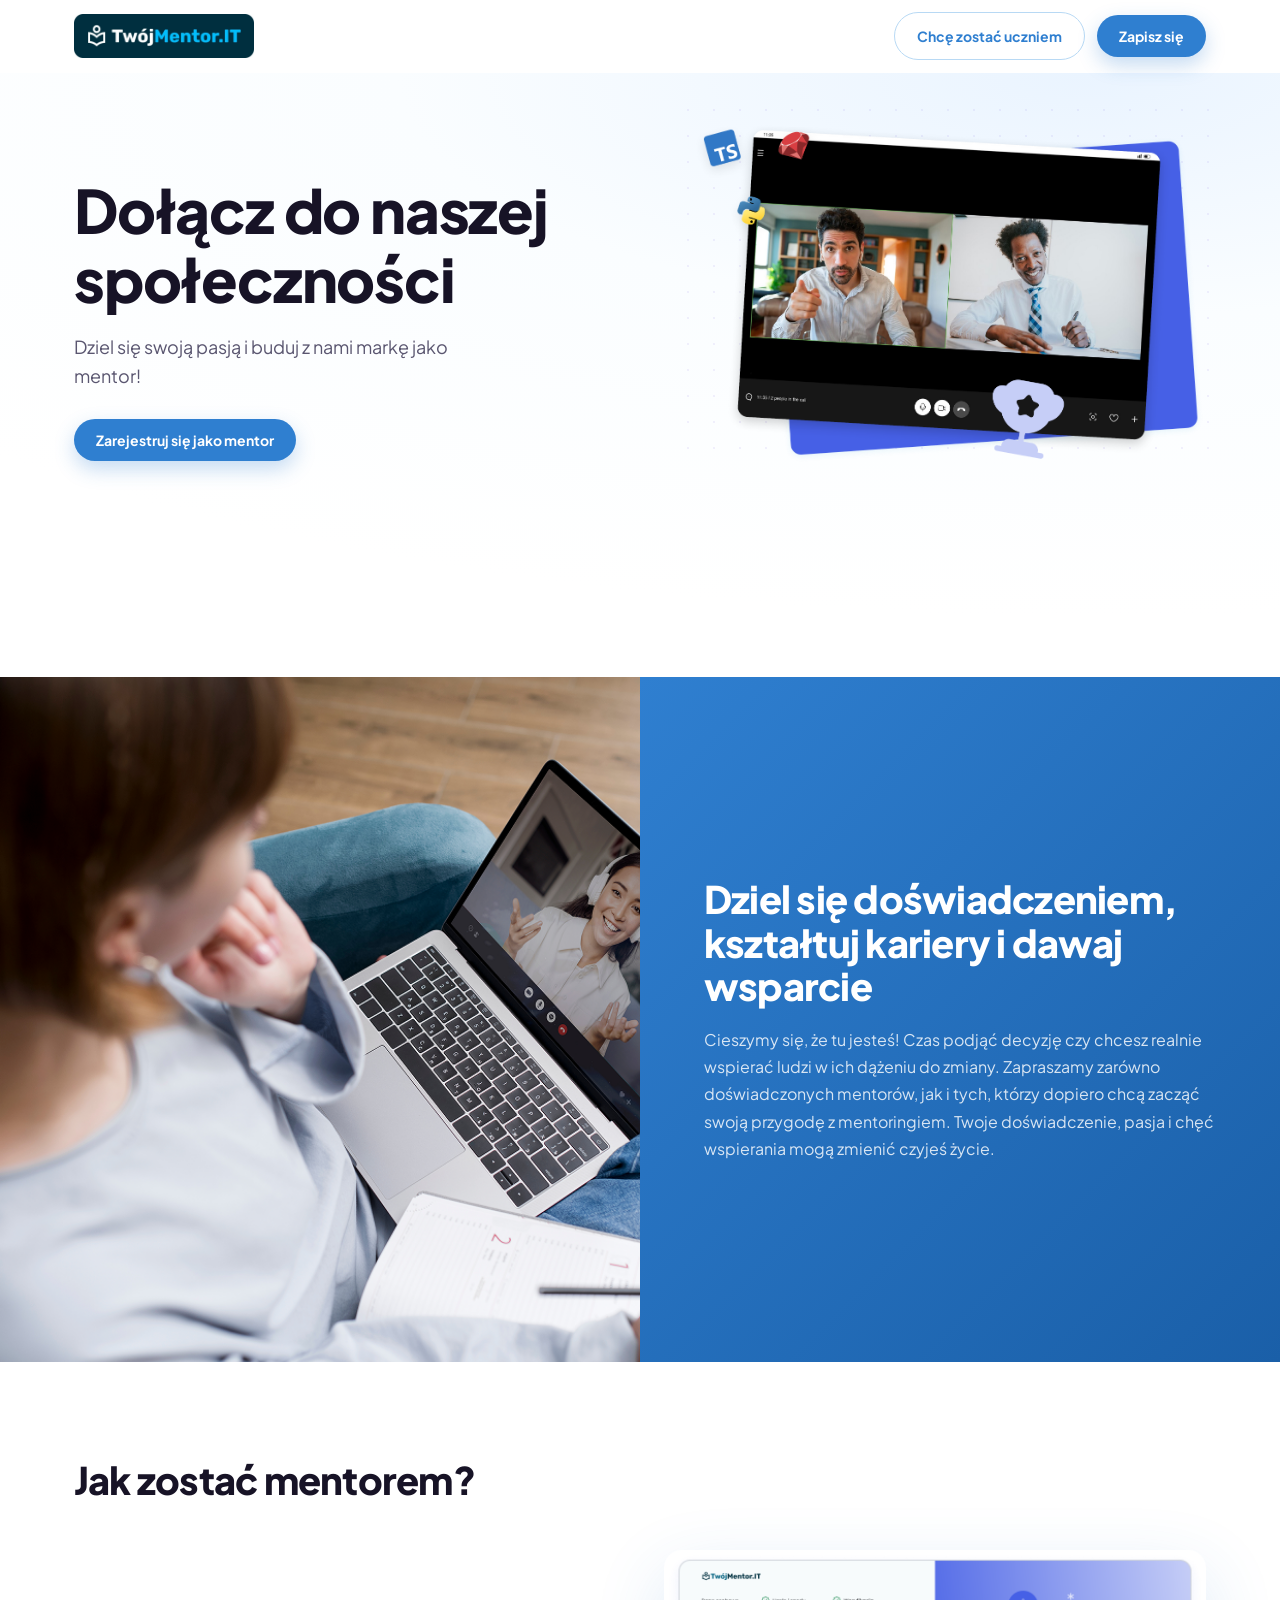
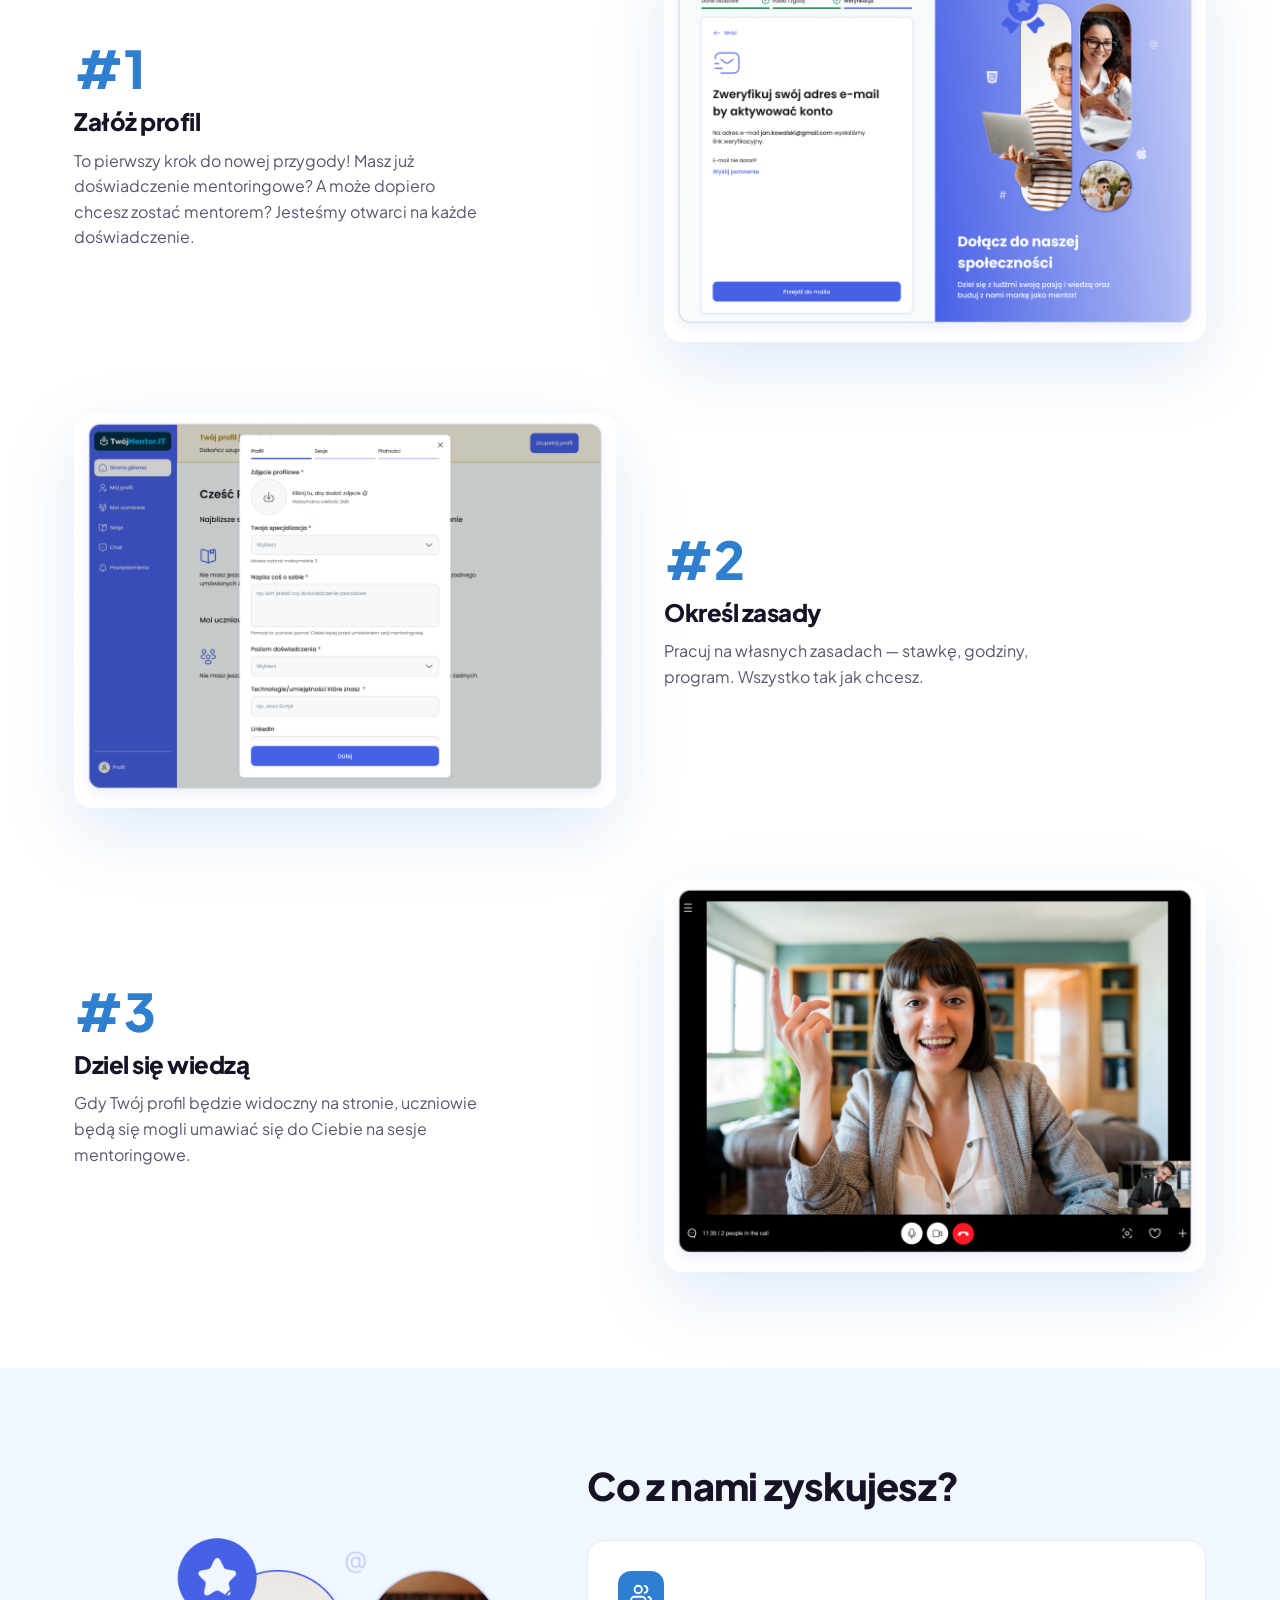
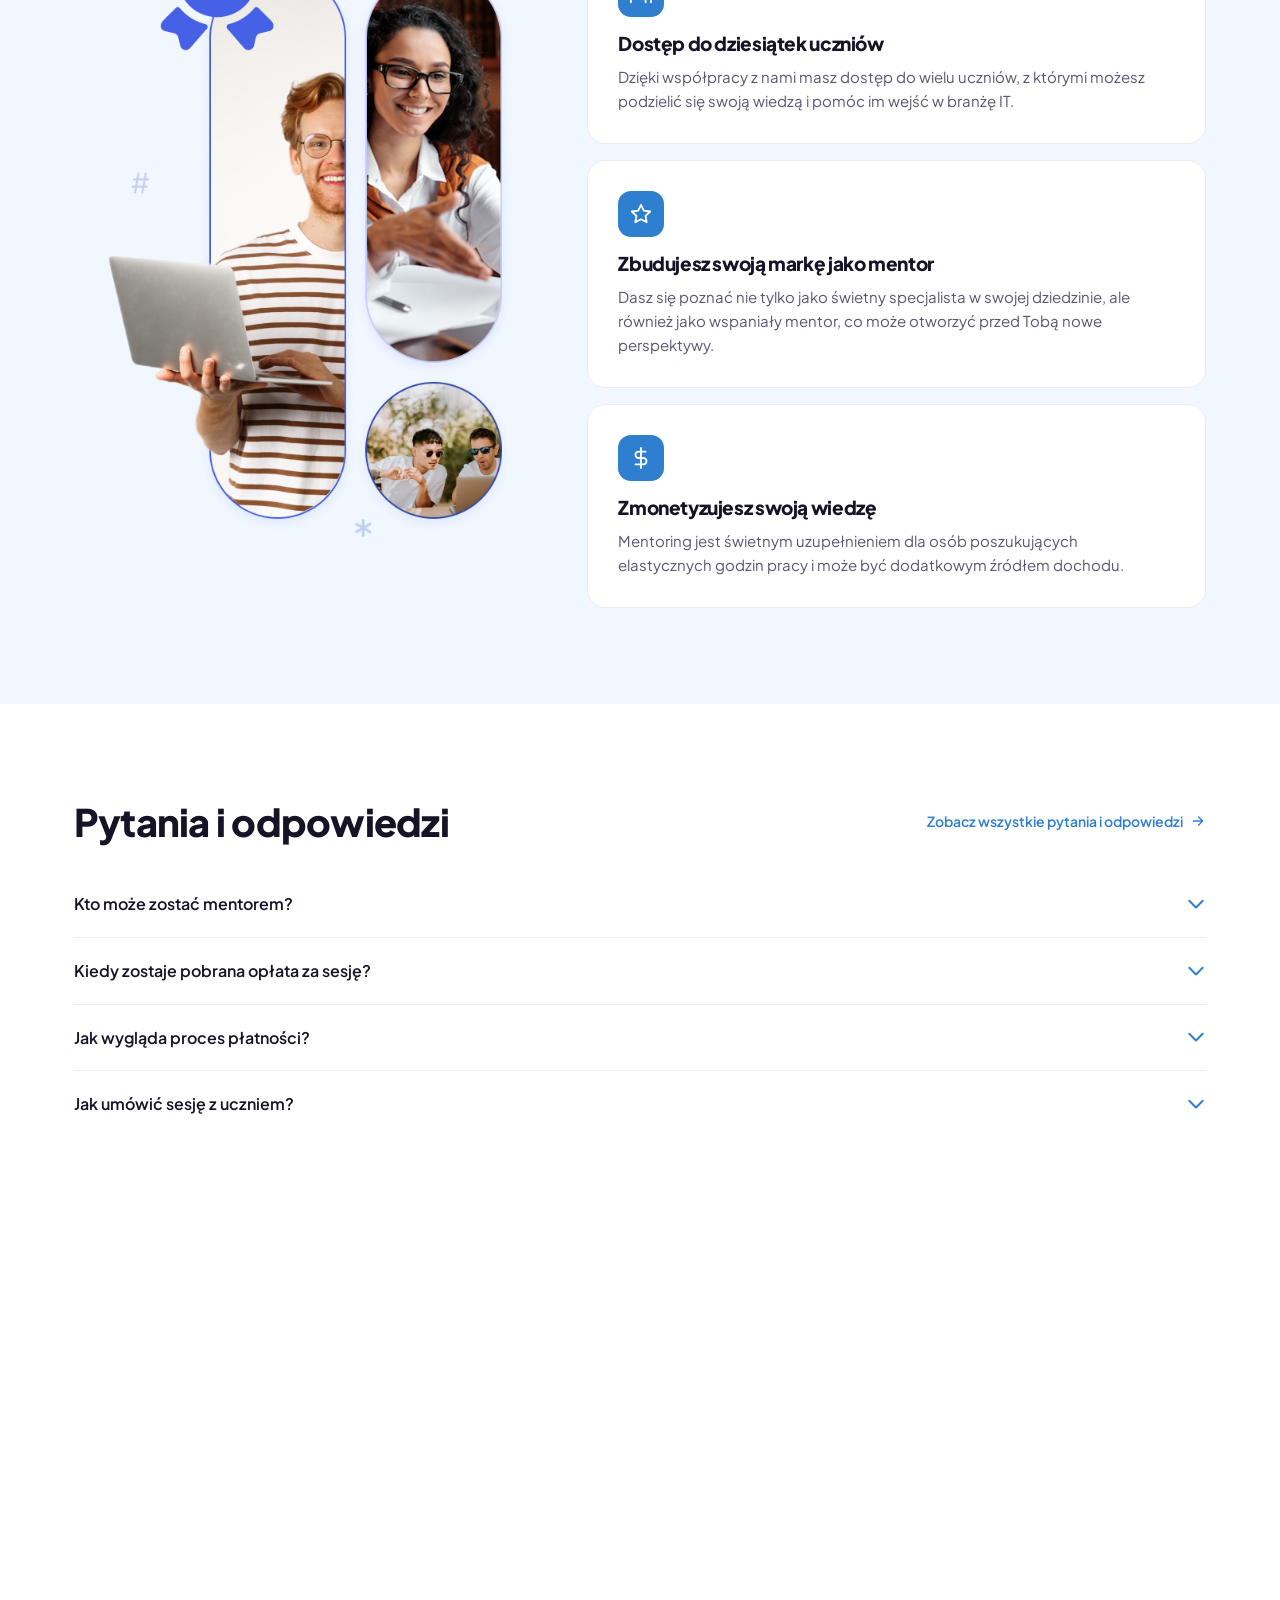
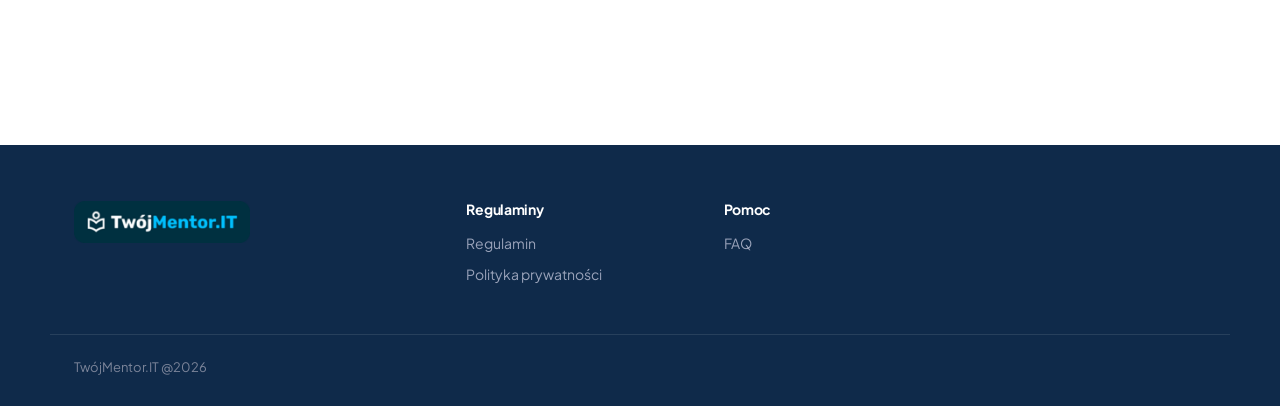
<file: zostan-mentorem/index.html>
<!DOCTYPE html>
<html lang="pl">
<head>
  <meta charset="UTF-8" />
  <meta name="viewport" content="width=device-width, initial-scale=1.0" />
  <title>Zostań Mentorem — TwójMentor.IT</title>
  <meta name="description" content="Dołącz do grona Mentorów TwójMentor.IT. Dziel się wiedzą, buduj markę i zarabiaj na swoim doświadczeniu w IT." />
  <meta name="theme-color" content="#5b34d6" />
  <link rel="canonical" href="https://mentor-it.github.io/LP/zostan-mentorem/" />
  <link rel="icon" type="image/svg+xml" href="../assets/img/logo-refresh_2.svg" />
  <link rel="preconnect" href="https://fonts.googleapis.com" />
  <link rel="preconnect" href="https://fonts.gstatic.com" crossorigin />
  <link href="https://fonts.googleapis.com/css2?family=Plus+Jakarta+Sans:wght@400;500;600;700;800&display=swap" rel="stylesheet" />
  <link rel="stylesheet" href="../assets/css/style.css" />
  <style>
    /* === § 0 Navbar — blue variant === */
    .site-header--mentor .btn-primary { background: var(--brand-blue); box-shadow: 0 8px 20px rgba(47,127,208,.28) }
    .site-header--mentor .btn-primary:hover { background: #2470bb; box-shadow: 0 12px 28px rgba(47,127,208,.36) }
    .site-header--mentor .btn-ghost { color: var(--brand-blue); border-color: #b8d9f4 }
    .site-header--mentor .btn-ghost:hover { background: #f0f7ff }

    /* === § 1 Hero overrides (mentor page only) === */
    .hero { background: radial-gradient(120% 90% at 85% 0%, #eaf4ff 0%, #fafdff 45%, #fff 100%); padding-bottom: 96px }
    .hero .hero-grid { min-height: 460px; align-items: start }
    .hero .hero-copy { padding-top: 54px }

    .hero-mentor-visual { position: relative }
    .hero-mentor-visual::before {
      content: "";
      position: absolute;
      inset: -24px -16px 0 -16px;
      background-image: radial-gradient(circle, rgba(91,52,214,.07) 1.5px, transparent 1.5px);
      background-size: 26px 26px;
      pointer-events: none;
      z-index: 0;
    }
    .hero-mentor-visual .hero-photo-wrap { position: relative; z-index: 1 }
    .hero-mentor-visual .hero-photo { border-radius: 0; box-shadow: none; background: transparent }

    .btn-blue {
      background: var(--brand-blue);
      color: #fff;
      box-shadow: 0 8px 20px rgba(47,127,208,.28);
    }
    .btn-blue:hover {
      background: #2470bb;
      transform: translateY(-2px);
      box-shadow: 0 12px 28px rgba(47,127,208,.36);
    }

    /* === § 2 Split panel "Dziel się doświadczeniem" === */
    .mentor-intro { padding: 0 }
    .mentor-intro-grid {
      display: grid;
      grid-template-columns: 1fr 1fr;
      height: 685px;
    }
    .mentor-intro-photo { overflow: hidden; position: relative }
    .mentor-intro-photo img {
      position: absolute; inset: 0;
      width: 100%; height: 100%;
      object-fit: cover; object-position: center;
      display: block;
    }
    .mentor-intro-copy {
      background: linear-gradient(135deg, #2f7fd0 0%, #1a5fa8 100%);
      display: flex;
      align-items: center;
      padding: 64px clamp(36px,5vw,80px);
    }
    .mentor-intro-copy-inner { max-width: 46ch }
    .mentor-intro-copy .section-title { color: #fff }
    .mentor-intro-copy p {
      color: rgba(255,255,255,.82);
      margin-top: 18px;
      font-size: 16px;
      line-height: 1.7;
    }


    /* === § 3 How section overrides === */
    .step-num { color: var(--brand-blue) }
    .how-media img { box-shadow: 0 24px 70px rgba(47,127,208,.16) }

    /* === § 4 Benefits overrides === */
    .benefits { background: #f0f7ff }
    .benefit-icon { background: var(--brand-blue) }

    /* === § 5 Payment — 3-column override === */
    .mentoring { background: #fff }
    .feature-icon { background: var(--brand-blue) }
    .payment-grid { grid-template-columns: repeat(3, 1fr) }

    /* === § 6 Referral section — two-tone (tła na kolumnach, jak mentor-intro) === */
    .referral { position: relative; overflow: hidden; padding: 0; background: transparent; }
    .referral .container { position: relative; z-index: 1; max-width: 100%; padding: 0 }
    .referral-grid {
      display: grid;
      grid-template-columns: 1fr 1fr;
      gap: 0;
      height: 685px;
      align-items: stretch;
    }
    .referral-copy {
      background: linear-gradient(135deg, #2f7fd0 0%, #1a5fa8 100%);
      display: flex; flex-direction: column; justify-content: center;
      padding: 64px clamp(40px,5vw,80px);
    }
    .referral-copy .section-title { color: #fff }
    .referral-copy p {
      color: rgba(255,255,255,.82);
      margin-top: 18px;
      font-size: 16px;
      line-height: 1.7;
      max-width: 44ch;
    }
    .referral-visual { position: relative; overflow: hidden; background: #f5f7fa; }
    .referral-photo {
      position: absolute; inset: 0;
      width: 100%; height: 100%;
      object-fit: cover; object-position: center;
      border-radius: 0; box-shadow: none; display: block;
    }

    /* === § 7 FAQ overrides === */
    .faq-chevron::before, .faq-chevron::after { background: var(--brand-blue) }
    .link-arrow { color: var(--brand-blue) }

    /* === § 9 Footer — dark blue variant === */
    .site-footer--mentor { background: #0f2a4a }
    .site-footer--mentor .socials a:hover { background: var(--brand-blue) }

    /* === § 8 CTA box — blue gradient === */
    .cta-box { background: linear-gradient(135deg, #2f7fd0 0%, #1a5fa8 100%) }

    /* === Wide screens (>1440px) — constrain full-bleed sections to standard max-width === */
    @media (min-width: 1440px) {
      .mentor-intro-grid {
        max-width: 1180px;
        margin-inline: auto;
        border-radius: 32px;
        overflow: hidden;
      }
      .referral .container { max-width: 1180px }
      .referral-grid { border-radius: 32px; overflow: hidden; }
    }

    /* === Responsive === */
    @media (max-width: 980px) {
      .hero .hero-grid { min-height: 0; align-items: center }
      .hero .hero-copy { padding-top: 0 }
      .hero-mentor-visual .hero-photo-wrap { height: 260px }
      .hero-mentor-visual .hero-photo { width: 100%; height: 260px; object-fit: contain; object-position: center bottom }
      .mentor-intro-grid { grid-template-columns: 1fr; height: auto }
      .mentor-intro-photo { min-height: 320px; max-height: 420px }
      .payment-grid { grid-template-columns: 1fr 1fr }
      .referral-grid { grid-template-columns: 1fr; height: auto }
      .referral-copy { padding: 40px clamp(20px,5vw,48px) }
      .referral-visual { min-height: 360px }
    }
    @media (max-width: 680px) {
      .payment-grid { grid-template-columns: 1fr }
      .hero { padding-bottom: 32px }
      .mentor-intro-copy { padding: 24px }
      .referral-copy { padding: 24px }
      .cta { padding-top: 0 }
    }
  </style>
</head>
<body>
  <a class="skip-link" href="#main">Przejdź do treści</a>

  <!-- ======= HEADER ======= -->
  <header class="site-header site-header--mentor" id="siteHeader">
    <div class="container header-inner">
      <a href="../" class="logo" aria-label="TwójMentor.IT — strona główna">
        <img src="../assets/img/logo.webp" width="218" height="53" alt="TwójMentor.IT" class="logo-img" />
      </a>

      <button type="button" class="nav-toggle" id="navToggle" aria-label="Menu" aria-expanded="false">
        <span></span><span></span><span></span>
      </button>

      <div class="header-actions">
        <a href="../" class="btn btn-ghost">Chcę zostać uczniem</a>
        <button type="button" class="btn btn-primary js-signup-open">Zapisz się</button>
      </div>
    </div>
  </header>

  <main id="main">

    <!-- ======= § 1 HERO ======= -->
    <section class="hero" id="hero">
      <div class="container hero-grid">
        <div class="hero-copy">
          <h1 class="hero-title">Dołącz do naszej społeczności</h1>
          <p class="hero-sub">Dziel się swoją pasją i buduj z nami markę jako mentor!</p>
          <button type="button" class="btn btn-blue js-signup-open">Zarejestruj się jako mentor</button>
        </div>
        <div class="hero-visual hero-mentor-visual">
          <div class="hero-photo-wrap">
            <img
              src="../assets/img/hero-mentor.png"
              width="560" height="420"
              alt="Sesja mentoringowa online — widok video-rozmowy z ikonami technologii"
              class="hero-photo"
            />
          </div>
        </div>
      </div>
    </section>

    <!-- ======= § 2 SPLIT: Dziel się doświadczeniem ======= -->
    <section class="mentor-intro" aria-labelledby="intro-title">
      <div class="mentor-intro-grid">
        <div class="mentor-intro-photo reveal">
          <img
            src="../assets/img/mentor-intro.png"
            alt="Mentorka na wideorozmowie z uczennicą podczas sesji online"
            loading="lazy"
          />
        </div>
        <div class="mentor-intro-copy reveal">
          <div class="mentor-intro-copy-inner">
<h2 id="intro-title" class="section-title">Dziel się doświadczeniem, kształtuj kariery i dawaj wsparcie</h2>
            <p>Cieszymy się, że tu jesteś! Czas podjąć decyzję czy chcesz realnie wspierać ludzi w ich dążeniu do zmiany. Zapraszamy zarówno doświadczonych mentorów, jak i tych, którzy dopiero chcą zacząć swoją przygodę z mentoringiem. Twoje doświadczenie, pasja i chęć wspierania mogą zmienić czyjeś życie.</p>
          </div>
        </div>
      </div>
    </section>

    <!-- ======= § 3 JAK ZOSTAĆ MENTOREM? ======= -->
    <section class="section how" id="jak-zostac-mentorem" aria-labelledby="how-mentor-title">
      <div class="container">
        <h2 id="how-mentor-title" class="section-title">Jak zostać mentorem?</h2>
        <div class="how-steps">

          <div class="how-row reveal">
            <div class="how-text">
              <span class="step-num">#1</span>
              <h3>Załóż profil</h3>
              <p>To pierwszy krok do nowej przygody! Masz już doświadczenie mentoringowe? A może dopiero chcesz zostać mentorem? Jesteśmy otwarci na każde doświadczenie.</p>
            </div>
            <div class="how-media">
              <img
                src="../assets/img/step-formularz.png"
                width="700" height="507"
                loading="lazy"
                alt="Formularz rejestracyjny mentora w aplikacji TwójMentor.IT"
              />
            </div>
          </div>

          <div class="how-row reverse reveal">
            <div class="how-text">
              <span class="step-num">#2</span>
              <h3>Określ zasady</h3>
              <p>Pracuj na własnych zasadach — stawkę, godziny, program. Wszystko tak jak chcesz.</p>
            </div>
            <div class="how-media">
              <img
                src="../assets/img/step-profil.png"
                width="700" height="508"
                loading="lazy"
                alt="Panel mentora z formularzem ustawień profilu w aplikacji TwójMentor.IT"
              />
            </div>
          </div>

          <div class="how-row reveal">
            <div class="how-text">
              <span class="step-num">#3</span>
              <h3>Dziel się wiedzą</h3>
              <p>Gdy Twój profil będzie widoczny na stronie, uczniowie będą się mogli umawiać się do Ciebie na sesje mentoringowe.</p>
            </div>
            <div class="how-media">
              <img
                src="../assets/img/step-sesja.png"
                width="700" height="507"
                loading="lazy"
                alt="Mentorka podczas wideorozmowy mentoringowej online"
              />
            </div>
          </div>

        </div>
      </div>
    </section>

    <!-- ======= § 4 CO Z NAMI ZYSKUJESZ ======= -->
    <section class="section benefits" id="korzysci-mentora" aria-labelledby="benefits-mentor-title">
      <div class="container benefits-grid">
        <div class="benefits-visual reveal">
          <img
            src="../assets/img/benefits-visual.png"
            width="480" height="674"
            loading="lazy"
            alt="Mentor i uczeń podczas sesji mentoringowej — korzyści ze współpracy z TwójMentor.IT"
            class="benefits-photo"
          />
        </div>
        <div class="benefits-copy reveal">
          <h2 id="benefits-mentor-title" class="section-title">Co z nami zyskujesz?</h2>
          <ul class="benefits-list">
            <li class="benefit-item">
              <span class="benefit-icon">
                <svg width="22" height="22" viewBox="0 0 24 24" fill="none" aria-hidden="true">
                  <path d="M17 21v-2a4 4 0 0 0-4-4H5a4 4 0 0 0-4 4v2" stroke="#fff" stroke-width="2" stroke-linecap="round" stroke-linejoin="round"/>
                  <circle cx="9" cy="7" r="4" stroke="#fff" stroke-width="2"/>
                  <path d="M23 21v-2a4 4 0 0 0-3-3.87M16 3.13a4 4 0 0 1 0 7.75" stroke="#fff" stroke-width="2" stroke-linecap="round" stroke-linejoin="round"/>
                </svg>
              </span>
              <div>
                <h3>Dostęp do dziesiątek uczniów</h3>
                <p>Dzięki współpracy z nami masz dostęp do wielu uczniów, z którymi możesz podzielić się swoją wiedzą i pomóc im wejść w branżę IT.</p>
              </div>
            </li>
            <li class="benefit-item">
              <span class="benefit-icon">
                <svg width="22" height="22" viewBox="0 0 24 24" fill="none" aria-hidden="true">
                  <path d="M12 2l3.09 6.26L22 9.27l-5 4.87 1.18 6.88L12 17.77l-6.18 3.25L7 14.14 2 9.27l6.91-1.01L12 2z" stroke="#fff" stroke-width="2" stroke-linecap="round" stroke-linejoin="round"/>
                </svg>
              </span>
              <div>
                <h3>Zbudujesz swoją markę jako mentor</h3>
                <p>Dasz się poznać nie tylko jako świetny specjalista w swojej dziedzinie, ale również jako wspaniały mentor, co może otworzyć przed Tobą nowe perspektywy.</p>
              </div>
            </li>
            <li class="benefit-item">
              <span class="benefit-icon">
                <svg width="22" height="22" viewBox="0 0 24 24" fill="none" aria-hidden="true">
                  <line x1="12" y1="1" x2="12" y2="23" stroke="#fff" stroke-width="2" stroke-linecap="round"/>
                  <path d="M17 5H9.5a3.5 3.5 0 0 0 0 7h5a3.5 3.5 0 0 1 0 7H6" stroke="#fff" stroke-width="2" stroke-linecap="round" stroke-linejoin="round"/>
                </svg>
              </span>
              <div>
                <h3>Zmonetyzujesz swoją wiedzę</h3>
                <p>Mentoring jest świetnym uzupełnieniem dla osób poszukujących elastycznych godzin pracy i może być dodatkowym źródłem dochodu.</p>
              </div>
            </li>
          </ul>
        </div>
      </div>
    </section>

    <!-- ======= § 5 BEZPIECZNY SYSTEM PŁATNOŚCI ======= -->
    <section class="section mentoring hidden-lp-section" id="platnosci" aria-labelledby="payment-title" data-hidden-reason="tymczasowo ukryte na prośbę Bartka - do przywrócenia">
      <div class="container">
        <h2 id="payment-title" class="section-title center">Bezpieczny system płatności</h2>
        <div class="feature-grid payment-grid">
          <article class="feature-card reveal">
            <span class="feature-icon" aria-hidden="true">
              <svg width="22" height="22" viewBox="0 0 24 24" fill="none">
                <line x1="12" y1="1" x2="12" y2="23" stroke="#fff" stroke-width="2" stroke-linecap="round"/>
                <path d="M17 5H9.5a3.5 3.5 0 0 0 0 7h5a3.5 3.5 0 0 1 0 7H6" stroke="#fff" stroke-width="2" stroke-linecap="round" stroke-linejoin="round"/>
              </svg>
            </span>
            <h3>Indywidualne stawki</h3>
            <p>Nie narzucamy stawek. Każdy mentor ustala swoją, za jaką chce poprowadzić sesje.</p>
          </article>
          <article class="feature-card reveal">
            <span class="feature-icon" aria-hidden="true">
              <svg width="22" height="22" viewBox="0 0 24 24" fill="none">
                <path d="M12 22s8-4 8-10V5l-8-3-8 3v7c0 6 8 10 8 10z" stroke="#fff" stroke-width="2" stroke-linecap="round" stroke-linejoin="round"/>
                <polyline points="9 12 11 14 15 10" stroke="#fff" stroke-width="2" stroke-linecap="round" stroke-linejoin="round"/>
              </svg>
            </span>
            <h3>Gwarancja płatności</h3>
            <p>Po odbytej sesji automatycznie przelewamy środki ze skarbonki ucznia do Twojej.</p>
          </article>
          <article class="feature-card reveal">
            <span class="feature-icon" aria-hidden="true">
              <svg width="22" height="22" viewBox="0 0 24 24" fill="none">
                <polyline points="1 4 1 10 7 10" stroke="#fff" stroke-width="2" stroke-linecap="round" stroke-linejoin="round"/>
                <path d="M3.51 15a9 9 0 1 0 .49-4.5" stroke="#fff" stroke-width="2" stroke-linecap="round" stroke-linejoin="round"/>
              </svg>
            </span>
            <h3>Zwroty</h3>
            <p>Uczeń może odwołać bezpłatnie sesję do 24h przed jej rozpoczęciem. Gdy odwoła po tym czasie — dostajesz pełną kwotę za sesję.</p>
          </article>
        </div>
      </div>
    </section>

    <!-- ======= § 6 REFERRAL: Rozwijaj bazę użytkowników ======= -->
    <section class="section referral hidden-lp-section" id="program-referencyjny" aria-labelledby="referral-title" data-hidden-reason="tymczasowo ukryte na prośbę Bartka - do przywrócenia">
      <div class="container">
        <div class="referral-grid">
          <div class="referral-copy reveal">
            <h2 id="referral-title" class="section-title">Rozwijaj bazę użytkowników i zyskaj dodatkowy procent od transakcji</h2>
            <p>Zaproś znajomych do rejestracji za pomocą Twojego unikalnego linku lub kodu rejestracyjnego. Za każdego użytkownika, który zarejestruje się z Twojego polecenia, otrzymasz równowartość 5% kwoty jego pierwszej transakcji na platformie.</p>
          </div>
          <div class="referral-visual reveal">
            <img
              src="../assets/img/referral-visual.png"
              width="2876" height="3048"
              loading="lazy"
              alt="Mentor korzystający z programu referencyjnego — stan konta i procent od transakcji"
              class="referral-photo"
            />
          </div>
        </div>
      </div>
    </section>

    <!-- ======= § 7 FAQ ======= -->
    <section class="section faq" id="faq" aria-labelledby="faq-mentor-title">
      <div class="container">
        <div class="faq-head reveal">
          <h2 id="faq-mentor-title" class="section-title">Pytania i odpowiedzi</h2>
          <a href="../faq/" class="link-arrow">
            Zobacz wszystkie pytania i odpowiedzi
            <svg width="16" height="16" viewBox="0 0 24 24" fill="none"><path d="M5 12h14M13 6l6 6-6 6" stroke="currentColor" stroke-width="2" stroke-linecap="round" stroke-linejoin="round"/></svg>
          </a>
        </div>
        <div class="faq-list reveal">
          <details class="faq-item">
            <summary>Kto może zostać mentorem?<span class="faq-chevron" aria-hidden="true"></span></summary>
            <div class="faq-body"><p>Mentorem może zostać każdy doświadczony specjalista IT, który chce dzielić się wiedzą. Jesteśmy otwarci zarówno na osoby z wieloletnim doświadczeniem, jak i na tych, którzy dopiero chcą zacząć swoją przygodę z mentoringiem. Każdy kandydat przechodzi krótki proces weryfikacji.</p></div>
          </details>
          <details class="faq-item">
            <summary>Kiedy zostaje pobrana opłata za sesję?<span class="faq-chevron" aria-hidden="true"></span></summary>
            <div class="faq-body"><p>Opłata jest pobierana z konta ucznia w momencie rezerwacji sesji i trzymana w depozycie. Po odbyciu sesji środki są automatycznie przelewane na Twoje konto mentora.</p></div>
          </details>
          <details class="faq-item">
            <summary>Jak wygląda proces płatności?<span class="faq-chevron" aria-hidden="true"></span></summary>
            <div class="faq-body"><p>Wszystkie płatności obsługiwane są przez bezpieczny system platformy. Po zakończeniu sesji środki trafiają do Twojej skarbonki, skąd możesz je wypłacić w dowolnym momencie przelewem bankowym.</p></div>
          </details>
          <details class="faq-item">
            <summary>Jak umówić sesję z uczniem?<span class="faq-chevron" aria-hidden="true"></span></summary>
            <div class="faq-body"><p>Uczeń samodzielnie wybiera dostępny termin z Twojego kalendarza i rezerwuje sesję. Otrzymasz powiadomienie e-mail z potwierdzeniem. Sesje odbywają się przez wbudowany system wideorozmów — bez potrzeby używania zewnętrznych aplikacji.</p></div>
          </details>
        </div>
      </div>
    </section>

    <!-- ======= § 8 CTA BANNER ======= -->
    <section class="section cta" id="cta" aria-labelledby="cta-mentor-title">
      <div class="container">
        <div class="cta-box reveal">
          <div class="cta-deco" aria-hidden="true"></div>
          <h2 id="cta-mentor-title">Dołącz do naszej społeczności</h2>
          <p>Dziel się swoją pasją i buduj z nami markę jako mentor!</p>
          <div class="cta-actions">
            <button type="button" class="btn btn-ghost-light js-signup-open">Zarejestruj się jako mentor</button>
          </div>
        </div>
      </div>
    </section>

  </main>

  <!-- ======= FOOTER ======= -->
  <footer class="site-footer site-footer--mentor">
    <div class="container footer-grid">
      <div class="footer-brand">
        <a href="../" class="logo logo-footer" aria-label="TwójMentor.IT">
          <img src="../assets/img/Logo.png" width="206" height="50" alt="TwójMentor.IT" class="logo-img" />
        </a>
      </div>
      <nav class="footer-col" aria-label="Regulaminy">
        <h3>Regulaminy</h3>
        <a href="../regulamin/">Regulamin</a>
        <a href="../polityka-prywatnosci/">Polityka prywatności</a>
      </nav>
      <nav class="footer-col" aria-label="Pomoc">
        <h3>Pomoc</h3>
        <a href="../faq/">FAQ</a>
      </nav>
    </div>
    <div class="container footer-bottom">
      <p>TwójMentor.IT @2026</p>
    </div>
  </footer>

  <!-- ======= MODAL MAILERLITE ======= -->
  <div id="signupModal" class="modal-overlay" role="dialog" aria-modal="true" aria-labelledby="modalTitle" hidden>
    <div class="modal-box">
      <button class="modal-close" id="modalClose" aria-label="Zamknij">&times;</button>

      <style type="text/css">@import url("https://assets.mlcdn.com/fonts.css?version=1780569");</style>
      <style type="text/css">
        .ml-form-embedSubmitLoad{display:inline-block;width:20px;height:20px}
        .ml-form-embedSubmitLoad:after{content:" ";display:block;width:11px;height:11px;margin:1px;border-radius:50%;border:4px solid #fff;border-color:#fff #fff #fff transparent;animation:ml-form-embedSubmitLoad 1.2s linear infinite}
        @keyframes ml-form-embedSubmitLoad{0%{transform:rotate(0deg)}100%{transform:rotate(360deg)}}
        .sr-only{position:absolute;width:1px;height:1px;padding:0;margin:-1px;overflow:hidden;clip:rect(0,0,0,0);border:0}
        .g-recaptcha{transform:scale(1);-webkit-transform:scale(1);transform-origin:0 0;-webkit-transform-origin:0 0}
        #mlb2-42301566.ml-form-embedContainer{box-sizing:border-box;display:table;margin:0 auto;position:static;width:100%!important}
        #mlb2-42301566.ml-form-embedContainer h4,#mlb2-42301566.ml-form-embedContainer p,#mlb2-42301566.ml-form-embedContainer span,#mlb2-42301566.ml-form-embedContainer button{text-transform:none!important;letter-spacing:normal!important}
        #mlb2-42301566.ml-form-embedContainer .ml-form-embedWrapper{background-color:#fff;border-width:0;border-color:transparent;border-radius:4px;border-style:solid;box-sizing:border-box;display:inline-block!important;margin:0;padding:0;position:relative}
        #mlb2-42301566.ml-form-embedContainer .ml-form-embedWrapper.embedForm{max-width:400px;width:100%}
        #mlb2-42301566.ml-form-embedContainer .ml-form-align-center{text-align:center}
        #mlb2-42301566.ml-form-embedContainer .ml-form-embedWrapper .ml-form-embedBody,#mlb2-42301566.ml-form-embedContainer .ml-form-embedWrapper .ml-form-successBody{padding:20px 20px 0}
        #mlb2-42301566.ml-form-embedContainer .ml-form-embedWrapper .ml-form-embedBody .ml-form-embedContent,#mlb2-42301566.ml-form-embedContainer .ml-form-embedWrapper .ml-form-successBody .ml-form-successContent{text-align:left;margin:0 0 20px}
        #mlb2-42301566.ml-form-embedContainer .ml-form-embedWrapper .ml-form-embedBody .ml-form-embedContent h4,#mlb2-42301566.ml-form-embedContainer .ml-form-embedWrapper .ml-form-successBody .ml-form-successContent h4{color:#000;font-family:'Poppins',sans-serif;font-size:24px;font-weight:700;margin:0 0 10px;text-align:left;word-break:break-word}
        #mlb2-42301566.ml-form-embedContainer .ml-form-embedWrapper .ml-form-embedBody .ml-form-embedContent p,#mlb2-42301566.ml-form-embedContainer .ml-form-embedWrapper .ml-form-successBody .ml-form-successContent p{color:#000;font-family:'Poppins',sans-serif;font-size:14px;font-weight:400;line-height:22px;margin:0 0 10px;text-align:left}
        #mlb2-42301566.ml-form-embedContainer .ml-form-embedWrapper .ml-form-embedBody form{margin:0;width:100%}
        #mlb2-42301566.ml-form-embedContainer .ml-form-embedWrapper .ml-form-embedBody .ml-form-formContent,#mlb2-42301566.ml-form-embedContainer .ml-form-embedWrapper .ml-form-embedBody .ml-form-checkboxRow{margin:0 0 20px;width:100%}
        #mlb2-42301566.ml-form-embedContainer .ml-form-embedWrapper .ml-form-embedBody .ml-form-checkboxRow{float:left}
        #mlb2-42301566.ml-form-embedContainer .ml-form-embedWrapper .ml-form-embedBody .ml-form-fieldRow{margin:0 0 10px;width:100%}
        #mlb2-42301566.ml-form-embedContainer .ml-form-embedWrapper .ml-form-embedBody .ml-form-fieldRow.ml-last-item{margin:0}
        #mlb2-42301566.ml-form-embedContainer .ml-form-embedWrapper .ml-form-embedBody .ml-form-fieldRow input{background-color:#F6F8F9!important;color:#333!important;border-color:#D0D4DB;border-radius:4px!important;border-style:solid!important;border-width:1px!important;font-family:'Open Sans',Arial,Helvetica,sans-serif;font-size:14px!important;height:auto;line-height:21px!important;margin:0;padding:10px!important;width:100%!important;box-sizing:border-box!important;max-width:100%!important}
        #mlb2-42301566.ml-form-embedContainer .ml-form-embedWrapper .ml-form-embedBody .ml-form-fieldRow textarea{background-color:#F6F8F9!important;color:#333!important;border-color:#D0D4DB;border-radius:4px!important;border-style:solid!important;border-width:1px!important;font-family:'Open Sans',Arial,Helvetica,sans-serif;font-size:14px!important;height:auto;line-height:21px!important;margin:0;padding:10px!important;width:100%!important;box-sizing:border-box!important;max-width:100%!important}
        #mlb2-42301566.ml-form-embedContainer .ml-form-embedWrapper .ml-form-embedBody .ml-form-fieldRow .custom-select{background-color:#F6F8F9!important;color:#333!important;border-color:#D0D4DB;border-radius:4px!important;border-style:solid!important;border-width:1px!important;font-family:'Open Sans',Arial,Helvetica,sans-serif;font-size:14px!important;line-height:20px!important;margin:0;padding:10px 28px 10px 12px!important;width:100%!important;box-sizing:border-box!important;max-width:100%!important;height:auto;display:inline-block;vertical-align:middle;background:url('https://assets.mlcdn.com/ml/images/default/dropdown.svg') no-repeat right .75rem center/8px 10px;-webkit-appearance:none;-moz-appearance:none;appearance:none}
        #mlb2-42301566.ml-form-embedContainer .ml-form-embedWrapper .ml-block-form .ml-field-group{text-align:left!important}
        #mlb2-42301566.ml-form-embedContainer .ml-form-embedWrapper .ml-block-form .ml-field-group label{margin-bottom:5px;color:#333;font-size:14px;font-family:'Open Sans',Arial,Helvetica,sans-serif;font-weight:bold;display:inline-block;line-height:20px}
        #mlb2-42301566.ml-form-embedContainer .ml-form-embedWrapper .ml-form-embedBody .ml-form-checkboxRow .label-description{color:#000;display:block;font-family:'Open Sans',Arial,Helvetica,sans-serif;font-size:12px;text-align:left;margin-bottom:0;position:relative;vertical-align:top}
        #mlb2-42301566.ml-form-embedContainer .ml-form-embedWrapper .ml-form-embedBody .ml-form-checkboxRow label{font-weight:normal;margin:0;padding:0;position:relative;display:block;min-height:24px;padding-left:24px}
        #mlb2-42301566.ml-form-embedContainer .ml-form-embedWrapper .ml-form-embedBody .ml-form-checkboxRow label p{color:#000!important;font-family:'Open Sans',Arial,Helvetica,sans-serif!important;font-size:12px!important;font-weight:normal!important;line-height:18px!important;padding:0!important;margin:0 5px 0 0!important}
        #mlb2-42301566.ml-form-embedContainer .ml-form-embedWrapper .ml-form-embedBody .ml-form-embedSubmit{margin:0 0 20px;float:left;width:100%}
        #mlb2-42301566.ml-form-embedContainer .ml-form-embedWrapper .ml-form-embedBody .ml-form-embedSubmit button{background-color:#5b34d6!important;border:none!important;border-radius:25px!important;box-shadow:none!important;color:#fff!important;cursor:pointer;font-family:'Poppins',sans-serif!important;font-size:14px!important;font-weight:700!important;line-height:21px!important;height:auto;padding:10px!important;width:100%!important;box-sizing:border-box!important}
        #mlb2-42301566.ml-form-embedContainer .ml-form-embedWrapper .ml-form-embedBody .ml-form-embedSubmit button.loading{display:none}
        #mlb2-42301566.ml-form-embedContainer .ml-form-embedWrapper .ml-form-embedBody .ml-form-embedSubmit button:hover{background-color:#333!important}
        .ml-form-recaptcha{margin-bottom:20px;float:left}
        .ml-form-recaptcha.ml-error iframe{border:solid 1px #ff0000}
        .ml-error input,.ml-error textarea,.ml-error select{border-color:red!important}
        .ml-error .label-description,.ml-error .label-description p,.ml-error label:first-child{color:#ff0000!important}
        #mlb2-42301566.ml-form-embedContainer .ml-form-embedWrapper .ml-form-embedBody .ml-form-fieldRow .custom-control,#mlb2-42301566.ml-form-embedContainer .ml-form-embedWrapper .ml-form-embedBody .ml-form-horizontalRow .custom-control{position:relative;display:block;min-height:1.5rem;padding-left:1.5rem}
        #mlb2-42301566.ml-form-embedContainer .ml-form-embedWrapper .ml-form-embedBody .ml-form-checkboxRow input[type="checkbox"]{box-sizing:border-box;padding:0;position:absolute;z-index:-1;opacity:0;margin-top:5px;margin-left:-1.5rem;overflow:visible}
        @media only screen and (max-width:400px){.ml-form-embedWrapper.embedForm{width:100%!important}}
        @media screen and (max-width:480px){.ml-form-recaptcha{width:220px!important}.g-recaptcha{transform:scale(0.78);-webkit-transform:scale(0.78);transform-origin:0 0;-webkit-transform-origin:0 0}}
      </style>

      <div id="mlb2-42301566" class="ml-form-embedContainer ml-subscribe-form ml-subscribe-form-42301566">
        <div class="ml-form-align-center">
          <div class="ml-form-embedWrapper embedForm">

            <div class="ml-form-embedBody ml-form-embedBodyDefault row-form">
              <div class="ml-form-embedContent">
                <h4 id="modalTitle">Zapisz się na listę oczekujących</h4>
                <p>Chcesz zostać mentorem lub uczniem? Dołącz do naszej społeczności! Start niebawem.</p>
              </div>

              <form class="ml-block-form" action="https://assets.mailerlite.com/jsonp/2414219/forms/189623742043784431/subscribe" data-code="" method="post" target="_blank">
                <div class="ml-form-formContent">

                  <div class="ml-form-fieldRow">
                    <div class="ml-field-group ml-field-email ml-validate-email ml-validate-required">
                      <label>Email</label>
                      <input aria-label="email" aria-required="true" type="email" class="form-control" name="fields[email]" placeholder="" autocomplete="email">
                    </div>
                  </div>

                  <div class="ml-form-fieldRow">
                    <div class="ml-field-group ml-field-state ml-validate-required">
                      <label>Chcę zostać</label>
                      <select class="custom-select" id="mlStateSelect" name="fields[state]" aria-label="state" aria-required="true">
                        <option value="">-</option>
                        <option>Mentorem</option>
                        <option>Uczniem</option>
                      </select>
                    </div>
                  </div>

                  <div class="ml-form-fieldRow">
                    <div class="ml-field-group ml-field-name ml-validate-required">
                      <label>Specjalizacja</label>
                      <select class="custom-select" name="fields[name]" aria-label="name" aria-required="true">
                        <option value="">-</option>
                        <option>Frontend</option>
                        <option>Backend</option>
                        <option>Design</option>
                        <option>Analysis</option>
                        <option>Testing</option>
                        <option>Research</option>
                        <option>Writing</option>
                        <option>DevOps</option>
                        <option>Admin</option>
                        <option>Data</option>
                        <option>PM/PO</option>
                        <option>Cybersecurity</option>
                        <option>Mobile</option>
                        <option>Game Dev</option>
                        <option>Mentoring kariery</option>
                        <option>Rekrutacja IT</option>
                        <option>AI</option>
                      </select>
                    </div>
                  </div>

                  <div class="ml-form-fieldRow ml-last-item">
                    <div class="ml-field-group ml-field-last_name">
                      <label>Chcesz coś dodać? (opcjonalne)</label>
                      <textarea class="form-control" name="fields[last_name]" aria-label="last_name" maxlength="1024" placeholder=""></textarea>
                    </div>
                  </div>

                </div>

                <div class="ml-form-checkboxRow ml-validate-required">
                  <label class="checkbox">
                    <input type="checkbox" required>
                    <div class="label-description">
                      <p>Zapoznałem się i akceptuję treść Polityki prywatności.</p>
                    </div>
                  </label>
                </div>

                <div class="ml-form-recaptcha ml-validate-required">
                  <style>.ml-form-recaptcha{margin-bottom:20px}.ml-form-recaptcha.ml-error iframe{border:solid 1px #ff0000}@media screen and (max-width:480px){.ml-form-recaptcha{width:220px!important}.g-recaptcha{transform:scale(.78);-webkit-transform:scale(.78);transform-origin:0 0;-webkit-transform-origin:0 0}}</style>
                  <script src="https://www.google.com/recaptcha/api.js"></script>
                  <div class="g-recaptcha" data-sitekey="6Lf1KHQUAAAAAFNKEX1hdSWCS3mRMv4FlFaNslaD"></div>
                </div>

                <input type="hidden" name="ml-submit" value="1">
                <div class="ml-form-embedSubmit">
                  <button type="submit" class="primary">Zapisz się</button>
                  <button disabled style="display:none" type="button" class="loading">
                    <div class="ml-form-embedSubmitLoad"></div>
                    <span class="sr-only">Loading...</span>
                  </button>
                </div>
                <input type="hidden" name="anticsrf" value="true">
              </form>
            </div>

            <div class="ml-form-successBody row-success" style="display:none">
              <div class="ml-form-successContent">
                <h4>Zostałeś zapisany!</h4>
                <p>Gdy wystartujemy zostaniesz poinformowany o tym jako pierwszy.</p>
              </div>
            </div>

          </div>
        </div>
      </div>

      <script>
        function ml_webform_success_42301566() {
          var $ = ml_jQuery || jQuery;
          $('.ml-subscribe-form-42301566 .row-success').show();
          $('.ml-subscribe-form-42301566 .row-form').hide();
        }
      </script>
      <script src="https://groot.mailerlite.com/js/w/webforms.min.js?vb397d78ebaa8a0f631d35384c46d781b" type="text/javascript"></script>
      <script>fetch("https://assets.mailerlite.com/jsonp/2414219/forms/189623742043784431/takel")</script>

    </div>
  </div>

  <script src="../assets/js/main.js" defer></script>
  <script>
    /* Pre-select "Mentorem" when modal opens on this page */
    (function () {
      var select = document.getElementById('mlStateSelect');
      var modal  = document.getElementById('signupModal');
      if (!select || !modal) return;
      var observer = new MutationObserver(function () {
        if (!modal.hasAttribute('hidden') && select.value === '') {
          select.value = 'Mentorem';
        }
      });
      observer.observe(modal, { attributes: true, attributeFilter: ['hidden'] });
    })();
  </script>
</body>
</html>
</file>
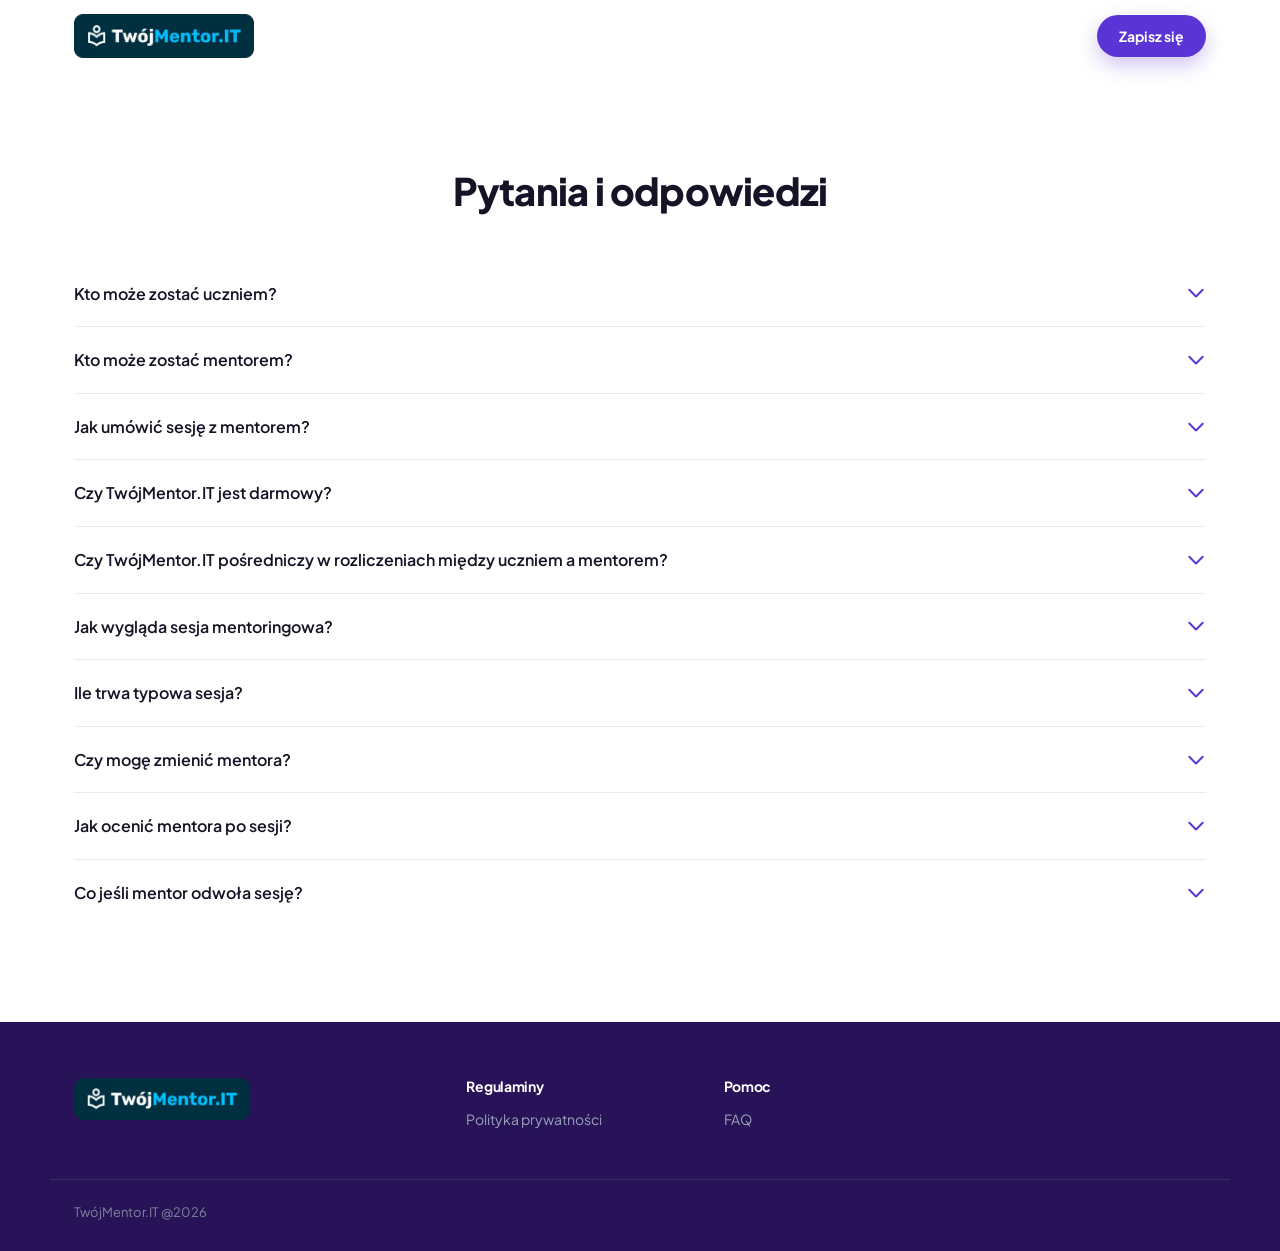
<file: faq.html>
<!DOCTYPE html>
<html lang="pl">
<head>
  <meta charset="UTF-8" />
  <meta name="viewport" content="width=device-width, initial-scale=1.0" />
  <title>FAQ — TwójMentor.IT</title>
  <meta name="description" content="Odpowiedzi na najczęściej zadawane pytania dotyczące platformy TwójMentor.IT." />
  <meta name="theme-color" content="#5b34d6" />
  <link rel="canonical" href="https://mentor-it.github.io/LP/faq.html" />
  <link rel="icon" type="image/svg+xml" href="assets/img/logo-refresh_2.svg" />
  <link rel="preconnect" href="https://fonts.googleapis.com" />
  <link rel="preconnect" href="https://fonts.gstatic.com" crossorigin />
  <link href="https://fonts.googleapis.com/css2?family=Plus+Jakarta+Sans:wght@400;500;600;700;800&display=swap" rel="stylesheet" />
  <link rel="stylesheet" href="assets/css/style.css" />
</head>
<body>
  <a class="skip-link" href="#main">Przejdź do treści</a>

  <!-- ======= HEADER ======= -->
  <header class="site-header" id="siteHeader">
    <div class="container header-inner">
      <a href="index.html" class="logo" aria-label="TwójMentor.IT — strona główna">
        <img src="assets/img/logo.webp" width="218" height="53" alt="TwójMentor.IT" class="logo-img" />
      </a>
      <div class="header-actions">
        <button type="button" class="btn btn-primary js-signup-open">Zapisz się</button>
      </div>
    </div>
  </header>

  <main id="main">
    <section class="section faq" aria-labelledby="faq-title">
      <div class="container">
        <h1 id="faq-title" class="section-title center" style="margin-bottom:48px">Pytania i odpowiedzi</h1>

        <div class="faq-list">

          <details class="faq-item">
            <summary>Kto może zostać uczniem?<span class="faq-chevron" aria-hidden="true"></span></summary>
            <div class="faq-body"><p>Uczniem TwójMentor.IT może zostać każdy, kto chce rozwijać się w branży IT — niezależnie od poziomu zaawansowania. Niezależnie od tego, czy dopiero zaczynasz, czy chcesz pogłębić konkretną technologię, znajdziesz mentora dopasowanego do swoich potrzeb.</p></div>
          </details>

          <details class="faq-item">
            <summary>Kto może zostać mentorem?<span class="faq-chevron" aria-hidden="true"></span></summary>
            <div class="faq-body"><p>Mentorem może zostać każdy doświadczony specjalista IT, który chce dzielić się wiedzą. Każdy kandydat przechodzi proces weryfikacji, aby zapewnić uczniom najwyższą jakość mentoringu.</p></div>
          </details>

          <details class="faq-item">
            <summary>Jak umówić sesję z mentorem?<span class="faq-chevron" aria-hidden="true"></span></summary>
            <div class="faq-body"><p>Wystarczy wybrać mentora, kliknąć „Umów sesję", wskazać dogodny termin w naszym systemie rezerwacji i potwierdzić spotkanie. Całość zajmuje kilka minut.</p></div>
          </details>

          <details class="faq-item">
            <summary>Czy TwójMentor.IT jest darmowy?<span class="faq-chevron" aria-hidden="true"></span></summary>
            <div class="faq-body"><p>Założenie konta i przeglądanie mentorów jest bezpłatne. Pierwsza sesja u wielu mentorów jest darmowa, a kolejne sesje rozliczane są według stawki ustalonej przez mentora.</p></div>
          </details>

          <details class="faq-item">
            <summary>Czy TwójMentor.IT pośredniczy w rozliczeniach między uczniem a mentorem?<span class="faq-chevron" aria-hidden="true"></span></summary>
            <div class="faq-body"><p>Tak. Wszystkie płatności, rezerwacje i rozliczenia odbywają się bezpiecznie w ramach platformy — bez konieczności korzystania z zewnętrznych aplikacji.</p></div>
          </details>

          <details class="faq-item">
            <summary>Jak wygląda sesja mentoringowa?<span class="faq-chevron" aria-hidden="true"></span></summary>
            <div class="faq-body"><p>Sesje odbywają się online w formie wideorozmowy. Czas trwania i zakres ustalasz z mentorem indywidualnie. Możesz zadawać pytania, omawiać kod, przerabiać zadania lub planować ścieżkę kariery.</p></div>
          </details>

          <details class="faq-item">
            <summary>Ile trwa typowa sesja?<span class="faq-chevron" aria-hidden="true"></span></summary>
            <div class="faq-body"><p>Standardowa sesja trwa od 30 do 60 minut. Czas trwania ustalasz indywidualnie z mentorem w zależności od Twoich potrzeb i dostępności.</p></div>
          </details>

          <details class="faq-item">
            <summary>Czy mogę zmienić mentora?<span class="faq-chevron" aria-hidden="true"></span></summary>
            <div class="faq-body"><p>Oczywiście. Możesz w dowolnym momencie wybrać innego mentora i umówić się na sesję z kimś innym. Nie ma żadnych zobowiązań długoterminowych.</p></div>
          </details>

          <details class="faq-item">
            <summary>Jak ocenić mentora po sesji?<span class="faq-chevron" aria-hidden="true"></span></summary>
            <div class="faq-body"><p>Po każdej sesji masz możliwość wystawienia oceny i opinii. Twoja recenzja pomaga innym uczniom w wyborze odpowiedniego mentora.</p></div>
          </details>

          <details class="faq-item">
            <summary>Co jeśli mentor odwoła sesję?<span class="faq-chevron" aria-hidden="true"></span></summary>
            <div class="faq-body"><p>W przypadku odwołania sesji przez mentora zostaniesz niezwłocznie poinformowany, a środki zostaną zwrócone lub sesja przełożona na inny termin — według Twojego wyboru.</p></div>
          </details>

        </div>
      </div>
    </section>
  </main>

  <!-- ======= FOOTER ======= -->
  <footer class="site-footer">
    <div class="container footer-grid">
      <div class="footer-brand">
        <a href="index.html" class="logo logo-footer" aria-label="TwójMentor.IT">
          <img src="assets/img/Logo.png" width="206" height="50" alt="TwójMentor.IT" class="logo-img" />
        </a>
      </div>
      <nav class="footer-col" aria-label="Regulaminy">
        <h3>Regulaminy</h3>
        <!-- <a href="#">Warunki korzystania</a> -->
        <a href="polityka-prywatnosci.html">Polityka prywatności</a>
      </nav>
      <nav class="footer-col" aria-label="Pomoc">
        <h3>Pomoc</h3>
        <a href="faq.html">FAQ</a>
      </nav>
      <!-- social media hidden -->

    </div>
    <div class="container footer-bottom">
      <p>TwójMentor.IT @2026</p>
    </div>
  </footer>

  <script src="assets/js/main.js" defer></script>
</body>
</html>
</file>
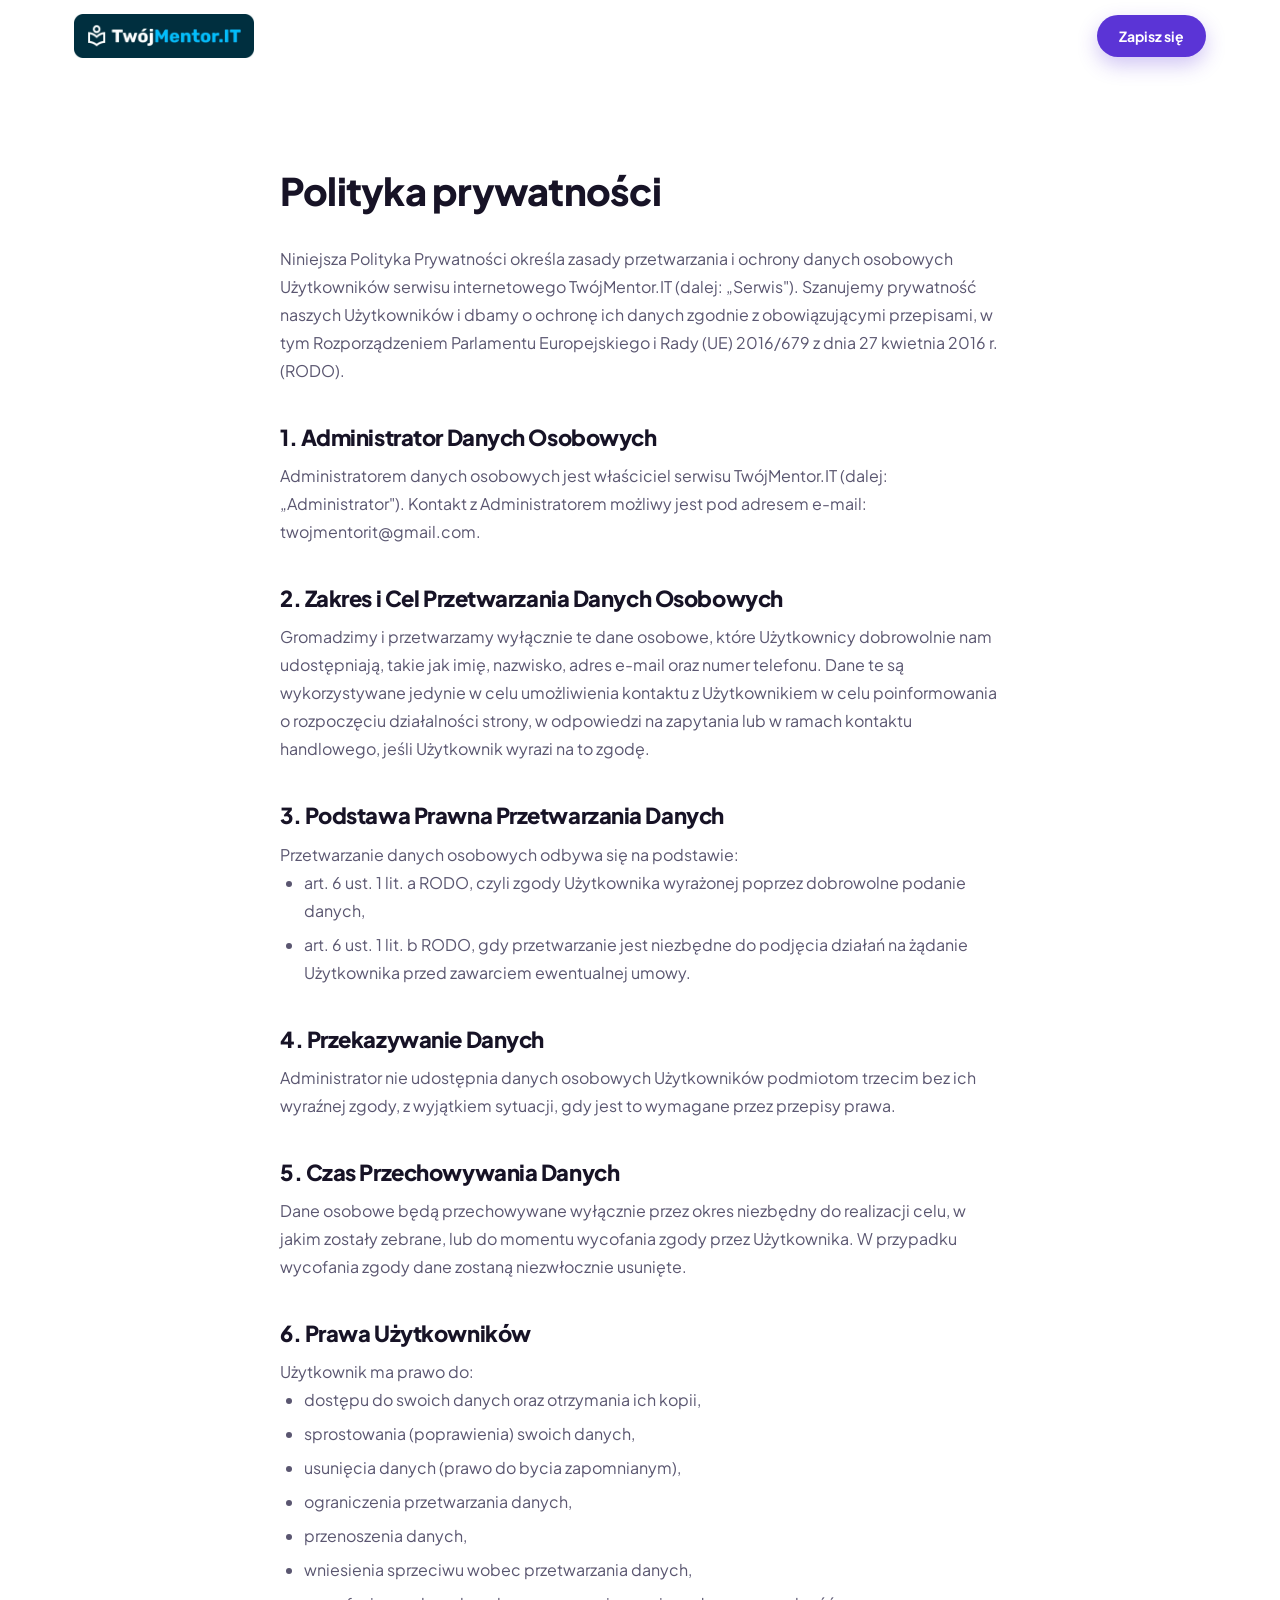
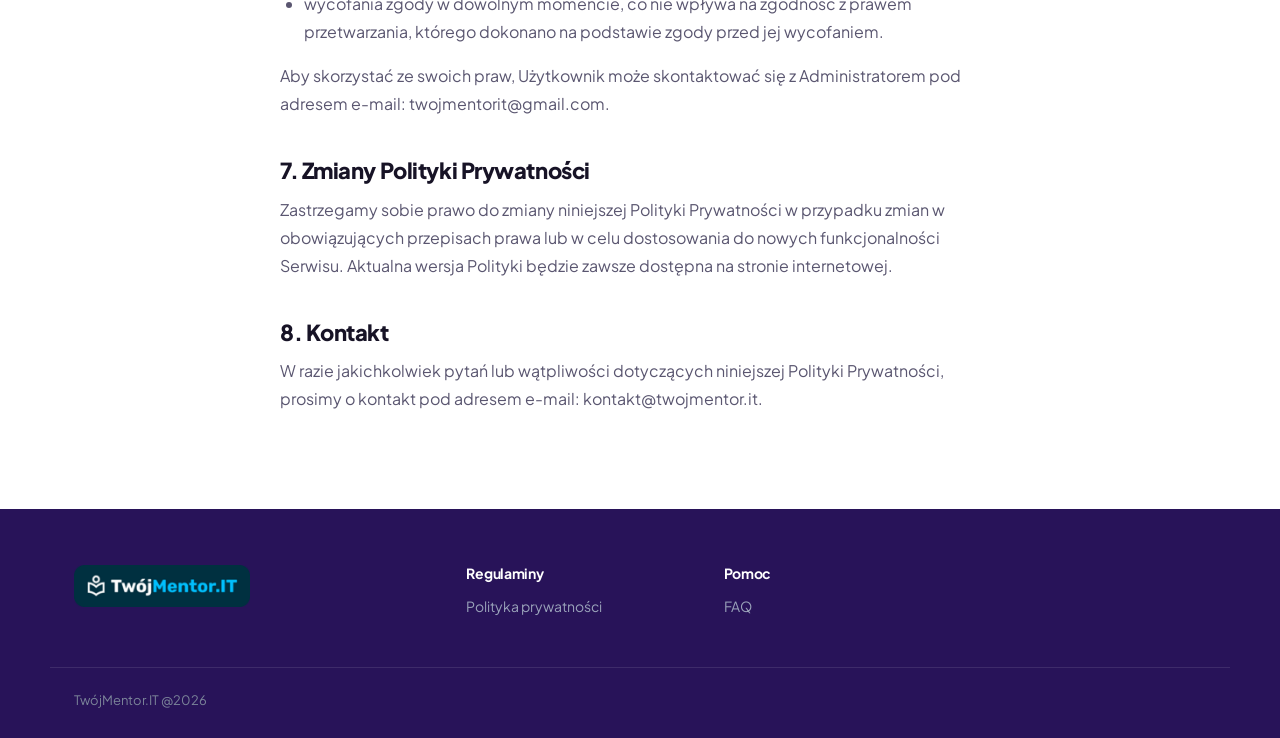
<file: polityka-prywatnosci.html>
<!DOCTYPE html>
<html lang="pl">
<head>
  <meta charset="UTF-8" />
  <meta name="viewport" content="width=device-width, initial-scale=1.0" />
  <title>Polityka prywatności — TwójMentor.IT</title>
  <meta name="description" content="Polityka prywatności platformy TwójMentor.IT." />
  <meta name="theme-color" content="#5b34d6" />
  <link rel="canonical" href="https://mentor-it.github.io/LP/polityka-prywatnosci.html" />
  <link rel="icon" type="image/svg+xml" href="assets/img/logo-refresh_2.svg" />
  <link rel="preconnect" href="https://fonts.googleapis.com" />
  <link rel="preconnect" href="https://fonts.gstatic.com" crossorigin />
  <link href="https://fonts.googleapis.com/css2?family=Plus+Jakarta+Sans:wght@400;500;600;700;800&display=swap" rel="stylesheet" />
  <link rel="stylesheet" href="assets/css/style.css" />
  <style>
    .legal-content{max-width:720px;margin:0 auto}
    .legal-content h2{font-size:22px;margin:40px 0 12px;color:var(--ink)}
    .legal-content p,.legal-content li{font-size:16px;color:var(--slate);line-height:1.75}
    .legal-content ul{padding-left:24px;margin-bottom:16px}
    .legal-content li{margin-bottom:6px}
  </style>
</head>
<body>
  <a class="skip-link" href="#main">Przejdź do treści</a>

  <!-- ======= HEADER ======= -->
  <header class="site-header" id="siteHeader">
    <div class="container header-inner">
      <a href="index.html" class="logo" aria-label="TwójMentor.IT — strona główna">
        <img src="assets/img/logo.webp" width="218" height="53" alt="TwójMentor.IT" class="logo-img" />
      </a>
      <div class="header-actions">
        <button type="button" class="btn btn-primary js-signup-open">Zapisz się</button>
      </div>
    </div>
  </header>

  <main id="main">
    <section class="section" aria-labelledby="policy-title">
      <div class="container">
        <div class="legal-content">
          <h1 id="policy-title" class="section-title" style="margin-bottom:32px">Polityka prywatności</h1>

          <p>Niniejsza Polityka Prywatności określa zasady przetwarzania i ochrony danych osobowych Użytkowników serwisu internetowego TwójMentor.IT (dalej: „Serwis"). Szanujemy prywatność naszych Użytkowników i dbamy o ochronę ich danych zgodnie z obowiązującymi przepisami, w tym Rozporządzeniem Parlamentu Europejskiego i Rady (UE) 2016/679 z dnia 27 kwietnia 2016 r. (RODO).</p>

          <h2>1. Administrator Danych Osobowych</h2>
          <p>Administratorem danych osobowych jest właściciel serwisu TwójMentor.IT (dalej: „Administrator"). Kontakt z Administratorem możliwy jest pod adresem e-mail: <a href="mailto:twojmentorit@gmail.com">twojmentorit@gmail.com</a>.</p>

          <h2>2. Zakres i Cel Przetwarzania Danych Osobowych</h2>
          <p>Gromadzimy i przetwarzamy wyłącznie te dane osobowe, które Użytkownicy dobrowolnie nam udostępniają, takie jak imię, nazwisko, adres e-mail oraz numer telefonu. Dane te są wykorzystywane jedynie w celu umożliwienia kontaktu z Użytkownikiem w celu poinformowania o rozpoczęciu działalności strony, w odpowiedzi na zapytania lub w ramach kontaktu handlowego, jeśli Użytkownik wyrazi na to zgodę.</p>

          <h2>3. Podstawa Prawna Przetwarzania Danych</h2>
          <p>Przetwarzanie danych osobowych odbywa się na podstawie:</p>
          <ul>
            <li>art. 6 ust. 1 lit. a RODO, czyli zgody Użytkownika wyrażonej poprzez dobrowolne podanie danych,</li>
            <li>art. 6 ust. 1 lit. b RODO, gdy przetwarzanie jest niezbędne do podjęcia działań na żądanie Użytkownika przed zawarciem ewentualnej umowy.</li>
          </ul>

          <h2>4. Przekazywanie Danych</h2>
          <p>Administrator nie udostępnia danych osobowych Użytkowników podmiotom trzecim bez ich wyraźnej zgody, z wyjątkiem sytuacji, gdy jest to wymagane przez przepisy prawa.</p>

          <h2>5. Czas Przechowywania Danych</h2>
          <p>Dane osobowe będą przechowywane wyłącznie przez okres niezbędny do realizacji celu, w jakim zostały zebrane, lub do momentu wycofania zgody przez Użytkownika. W przypadku wycofania zgody dane zostaną niezwłocznie usunięte.</p>

          <h2>6. Prawa Użytkowników</h2>
          <p>Użytkownik ma prawo do:</p>
          <ul>
            <li>dostępu do swoich danych oraz otrzymania ich kopii,</li>
            <li>sprostowania (poprawienia) swoich danych,</li>
            <li>usunięcia danych (prawo do bycia zapomnianym),</li>
            <li>ograniczenia przetwarzania danych,</li>
            <li>przenoszenia danych,</li>
            <li>wniesienia sprzeciwu wobec przetwarzania danych,</li>
            <li>wycofania zgody w dowolnym momencie, co nie wpływa na zgodność z prawem przetwarzania, którego dokonano na podstawie zgody przed jej wycofaniem.</li>
          </ul>
          <p>Aby skorzystać ze swoich praw, Użytkownik może skontaktować się z Administratorem pod adresem e-mail: <a href="mailto:twojmentorit@gmail.com">twojmentorit@gmail.com</a>.</p>

          <h2>7. Zmiany Polityki Prywatności</h2>
          <p>Zastrzegamy sobie prawo do zmiany niniejszej Polityki Prywatności w przypadku zmian w obowiązujących przepisach prawa lub w celu dostosowania do nowych funkcjonalności Serwisu. Aktualna wersja Polityki będzie zawsze dostępna na stronie internetowej.</p>

          <h2>8. Kontakt</h2>
          <p>W razie jakichkolwiek pytań lub wątpliwości dotyczących niniejszej Polityki Prywatności, prosimy o kontakt pod adresem e-mail: <a href="mailto:kontakt@twojmentor.it">kontakt@twojmentor.it</a>.</p>
        </div>
      </div>
    </section>
  </main>

  <!-- ======= FOOTER ======= -->
  <footer class="site-footer">
    <div class="container footer-grid">
      <div class="footer-brand">
        <a href="index.html" class="logo logo-footer" aria-label="TwójMentor.IT">
          <img src="assets/img/Logo.png" width="206" height="50" alt="TwójMentor.IT" class="logo-img" />
        </a>
      </div>
      <nav class="footer-col" aria-label="Regulaminy">
        <h3>Regulaminy</h3>
        <!-- <a href="#">Warunki korzystania</a> -->
        <a href="polityka-prywatnosci.html">Polityka prywatności</a>
      </nav>
      <nav class="footer-col" aria-label="Pomoc">
        <h3>Pomoc</h3>
        <a href="faq.html">FAQ</a>
      </nav>
      <!-- social media hidden -->

    </div>
    <div class="container footer-bottom">
      <p>TwójMentor.IT @2026</p>
    </div>
  </footer>

  <script src="assets/js/main.js" defer></script>
</body>
</html>
</file>
<file: assets/css/style.css>
/* ===== Design tokens ===== */
:root{
  --purple:#5b34d6;
  --purple-600:#5028c4;
  --purple-700:#4420a8;
  --purple-soft:#f1edfd;
  --purple-soft-2:#e9e3fc;
  --ink:#171326;
  --slate:#5a5670;
  --muted:#8a8699;
  --line:#ece9f3;
  --bg:#ffffff;
  --bg-soft:#faf9fe;
  --brand-blue:#2f7fd0;
  --brand-dark:#15233f;
  --radius:18px;
  --radius-lg:26px;
  --radius-pill:999px;
  --shadow-sm:0 2px 10px rgba(33,22,80,.05);
  --shadow:0 14px 40px rgba(50,30,120,.10);
  --shadow-lg:0 24px 70px rgba(50,30,120,.16);
  --maxw:1180px;
  --ease:cubic-bezier(.16,1,.3,1);
  --font:"Plus Jakarta Sans",system-ui,-apple-system,"Segoe UI",Roboto,sans-serif;
}

*,*::before,*::after{box-sizing:border-box;margin:0;padding:0}
html{scroll-behavior:smooth;-webkit-text-size-adjust:100%}
@media (prefers-reduced-motion:reduce){html{scroll-behavior:auto}}
body{
  font-family:var(--font);
  color:var(--ink);
  background:var(--bg);
  line-height:1.6;
  font-size:16px;
  -webkit-font-smoothing:antialiased;
  overflow-x:hidden;
}
img{max-width:100%;display:block;height:auto}
a{color:inherit;text-decoration:none}
button{font-family:inherit;cursor:pointer;border:0;background:none}
h1,h2,h3{line-height:1.15;letter-spacing:-.02em;font-weight:800}

.container{width:100%;max-width:var(--maxw);margin-inline:auto;padding-inline:24px}
.visually-hidden,.skip-link{position:absolute;width:1px;height:1px;overflow:hidden;clip:rect(0 0 0 0);white-space:nowrap}
.skip-link:focus{position:fixed;top:12px;left:12px;width:auto;height:auto;clip:auto;background:var(--purple);color:#fff;padding:10px 16px;border-radius:10px;z-index:200}
:focus-visible{outline:2px solid var(--purple);outline-offset:3px;border-radius:6px}

/* ===== Buttons ===== */
.btn{
  display:inline-flex;align-items:center;justify-content:center;gap:8px;
  font-size:14px;font-weight:700;padding:12px 22px;border-radius:var(--radius-pill);
  transition:transform .25s var(--ease),box-shadow .25s var(--ease),background .2s,color .2s;
  white-space:nowrap;
}
.btn-primary{background:var(--purple);color:#fff;box-shadow:0 8px 20px rgba(91,52,214,.28)}
.btn-primary:hover{background:var(--purple-600);transform:translateY(-2px);box-shadow:0 12px 28px rgba(91,52,214,.36)}
.btn-ghost{background:#fff;color:var(--purple);border:1.5px solid #e4dcfa}
.btn-ghost:hover{background:var(--purple-soft);transform:translateY(-2px)}
.btn-ghost-light{background:transparent;color:#fff;border:1.5px solid rgba(255,255,255,.55)}
.btn-ghost-light:hover{background:rgba(255,255,255,.12);transform:translateY(-2px)}

/* ===== Header ===== */
.site-header{
  position:sticky;top:0;z-index:100;
  background:rgba(255,255,255,.82);backdrop-filter:blur(14px);
  border-bottom:1px solid transparent;
  transition:box-shadow .3s var(--ease),border-color .3s var(--ease);
}
.site-header.scrolled{box-shadow:var(--shadow-sm);border-color:var(--line)}
.header-inner{display:flex;align-items:center;justify-content:space-between;height:72px}
.logo{display:flex;align-items:center;gap:10px}
.logo-img{height:44px;width:auto;display:block}
.logo-footer .logo-img{height:42px}
.header-actions{display:flex;align-items:center;gap:12px}
.nav-toggle{display:none;flex-direction:column;gap:5px;padding:8px}
.nav-toggle span{width:24px;height:2px;background:var(--ink);border-radius:2px;transition:.3s var(--ease)}

/* ===== Hero ===== */
.hero{position:relative;padding:48px 0 0;background:
  radial-gradient(120% 90% at 85% 0%,#efeafe 0%,#fbfaff 45%,#fff 100%);
  overflow:hidden;}
.hero-grid{display:grid;grid-template-columns:1.05fr .95fr;gap:48px;align-items:center;padding-bottom:36px}
.hero-title{font-size:clamp(34px,5.2vw,60px);color:var(--ink)}
.hero-sub{margin:20px 0 28px;font-size:18px;color:var(--slate);max-width:30ch}

.hero-visual{position:relative;display:flex;justify-content:center}
.hero-photo-wrap{position:relative;width:100%;max-width:560px}
.hero-photo{width:100%;border-radius:22px;}

/* ===== Tech strip ===== */
.tech-strip-wrap{
  position:relative;width:100%;margin:0 auto;background:#fff;border-top:1px solid var(--line);border-bottom:1px solid var(--line);
  overflow:hidden;-webkit-mask-image:linear-gradient(90deg,transparent,#000 6%,#000 94%,transparent);
  mask-image:linear-gradient(90deg,transparent,#000 6%,#000 94%,transparent);
}
.tech-strip{display:flex;gap:10px;padding:18px 0;width:max-content;animation:marquee 32s linear infinite}
@keyframes marquee{0%{transform:translateX(0)}100%{transform:translateX(-50%)}}
.tech-chip{
  flex:none;font-size:13px;font-weight:600;color:var(--slate);
  background:var(--bg-soft);border:1px solid var(--line);border-radius:12px;
  padding:10px 16px;transition:.25s var(--ease);
}

/* ===== Sections base ===== */
.section{padding:clamp(56px,8vw,96px) 0}
.section-title{font-size:clamp(26px,3.4vw,38px);color:var(--ink)}
.section-title.center{text-align:center}
.section p{color:var(--slate)}

/* ===== Connect ===== */
.connect-grid{display:grid;grid-template-columns:1fr 1fr;gap:56px;align-items:center}
.connect-visual{position:relative}
.connect-photo{width:100%;max-width:520px;border-radius:var(--radius-lg)}
.connect-copy p{margin-top:18px;font-size:17px;max-width:46ch}

/* ===== Mentoring features ===== */
.mentoring{background:var(--bg-soft)}
.feature-grid{display:grid;grid-template-columns:repeat(2,1fr);gap:24px;margin-top:44px}
.feature-card{background:#fff;border:1px solid var(--line);border-radius:var(--radius);padding:30px}
.feature-icon{display:inline-flex;align-items:center;justify-content:center;width:46px;height:46px;border-radius:13px;background:var(--purple);margin-bottom:16px}
.feature-card h3{font-size:19px;margin-bottom:10px}
.feature-card p{font-size:15px}

/* ===== How it works ===== */
.how .section-title{margin-bottom:8px}
.how-steps{display:flex;flex-direction:column;gap:clamp(40px,6vw,72px);margin-top:48px}
.how-row{display:grid;grid-template-columns:1fr 1fr;gap:48px;align-items:center}
.how-row.reverse{direction:rtl}
.how-row.reverse>*{direction:ltr}
.step-num{font-size:clamp(34px,5vw,52px);font-weight:800;color:var(--purple);display:block;line-height:1}
.how-text h3{font-size:24px;margin:14px 0 12px}
.how-text p{font-size:16px;max-width:34ch}
.how-media img{width:100%;border-radius:var(--radius);box-shadow:var(--shadow-lg);background:#fff}

/* ===== Mentors ===== */
.mentors{background:var(--bg-soft)}
.mentors-head{display:flex;align-items:center;justify-content:space-between;gap:16px;margin-bottom:32px;flex-wrap:wrap}
.slider-nav{display:flex;gap:10px}
.slider-btn{display:inline-flex;align-items:center;gap:6px;font-size:14px;font-weight:600;color:var(--purple);padding:9px 16px;border-radius:var(--radius-pill);border:1px solid #e4dcfa;background:#fff;transition:.25s var(--ease)}
.slider-btn:hover{background:var(--purple-soft)}
.slider-btn:disabled{opacity:.4;cursor:default;color:var(--muted)}
.mentors-track-wrap{overflow:hidden}
.mentors-track{display:flex;gap:24px;transition:transform .55s var(--ease)}
.mentor-card{
  position:relative;flex:0 0 calc((100% - 48px)/3);background:#fff;border:1px solid var(--line);
  border-radius:var(--radius);padding:24px;box-shadow:var(--shadow-sm);
  transition:transform .3s var(--ease),box-shadow .3s var(--ease);
}
.mentor-card:hover{transform:translateY(-4px);box-shadow:var(--shadow)}
.fav-btn{position:absolute;top:14px;right:14px;display:inline-flex;align-items:center;justify-content:center;width:36px;height:36px;border-radius:10px;color:#c9c4d8;transition:color .2s,background .2s,transform .2s}
.fav-btn svg{display:block}
.fav-btn:hover{color:var(--purple);background:var(--purple-soft);transform:scale(1.06)}
.mentor-top{display:flex;gap:14px;align-items:flex-start;margin-bottom:16px;padding-right:28px}
.mentor-avatar{width:64px;height:64px;border-radius:50%;object-fit:cover;flex:none}
.mentor-name{font-size:18px}
.mentor-role{font-size:13px;color:var(--muted);margin-top:2px}
.mentor-rate{font-size:14px;font-weight:700;margin-top:6px;color:var(--ink)}
.stars{color:#f5b301}
.reviews{color:var(--muted);font-weight:500}
.mentor-tags{list-style:none;display:flex;flex-wrap:wrap;gap:7px;margin-bottom:14px}
.tag{font-size:12px;font-weight:600;padding:5px 11px;border-radius:9px;background:var(--purple-soft);color:var(--purple)}
.tag-js{background:#fef6c8;color:#8a6d00}
.tag-html{background:#ffe6da;color:#c4441b}
.tag-more{background:#eceaf3;color:var(--slate)}
.mentor-bio{font-size:13.5px;color:var(--slate);margin-bottom:18px;display:-webkit-box;-webkit-line-clamp:4;-webkit-box-orient:vertical;overflow:hidden}
.mentor-footer{display:flex;align-items:center;justify-content:space-between;gap:10px;flex-wrap:wrap;padding-top:14px;border-top:1px solid var(--line)}
.mentor-price strong{font-size:18px;color:var(--ink)}
.mentor-price{font-size:13px;color:var(--muted)}
.mentor-free{font-size:12.5px;color:var(--purple);font-weight:600}
.mentor-term{font-size:13px;color:var(--slate);margin-top:12px}
.mentor-term strong{color:var(--ink)}

/* ===== Benefits ===== */
.benefits{background:var(--bg-soft)}
.benefits-grid{display:grid;grid-template-columns:.85fr 1.15fr;gap:56px;align-items:center}
.benefits-photo{width:100%;max-width:440px;border-radius:var(--radius-lg)}
.benefits-list{list-style:none;display:flex;flex-direction:column;gap:16px;margin-top:32px}
.benefit-item{display:block;background:#fff;border:1px solid var(--line);border-radius:var(--radius);padding:30px}
.benefit-icon{display:inline-flex;align-items:center;justify-content:center;width:46px;height:46px;border-radius:13px;background:var(--purple);margin-bottom:16px}
.benefit-item h3{font-size:19px;margin-bottom:10px}
.benefit-item p{font-size:15px}

/* ===== FAQ ===== */
.faq-head{display:flex;align-items:center;justify-content:space-between;gap:16px;flex-wrap:wrap;margin-bottom:28px}
.link-arrow{display:inline-flex;align-items:center;gap:7px;font-size:14px;font-weight:600;color:var(--purple)}
.link-arrow:hover{gap:10px}
.faq-list{display:flex;flex-direction:column}
.faq-item{border-bottom:1px solid var(--line)}
.faq-item:last-child{border-bottom:none}
.faq-item summary{list-style:none;cursor:pointer;display:flex;align-items:center;justify-content:space-between;gap:16px;padding:20px 0;font-size:16px;font-weight:600;color:var(--ink)}
.faq-item summary::-webkit-details-marker{display:none}
.faq-chevron{flex:none;width:20px;height:20px;position:relative;transition:transform .3s var(--ease)}
.faq-chevron::before,.faq-chevron::after{content:"";position:absolute;top:9px;width:11px;height:2px;background:var(--purple);border-radius:2px;transition:transform .3s var(--ease)}
.faq-chevron::before{left:1px;transform:rotate(45deg)}
.faq-chevron::after{right:1px;transform:rotate(-45deg)}
.faq-item[open] .faq-chevron::before{transform:rotate(-45deg)}
.faq-item[open] .faq-chevron::after{transform:rotate(45deg)}
.faq-body{padding:0 0 20px;color:var(--slate);font-size:15px;max-width:72ch}

/* ===== CTA ===== */
.cta{background:var(--bg)}
.cta-box{position:relative;overflow:hidden;text-align:center;border-radius:var(--radius-lg);padding:clamp(48px,7vw,80px) 24px;
  background:linear-gradient(135deg,#6f42e8 0%,#5028c4 100%);color:#fff;box-shadow:var(--shadow-lg)}
.cta-box h2{font-size:clamp(26px,3.6vw,40px);margin-bottom:14px}
.cta-box p{color:rgba(255,255,255,.9);font-size:18px;max-width:none;margin:0 auto 28px}
.cta-actions{display:flex;gap:14px;justify-content:center;flex-wrap:wrap}
.cta-deco{position:absolute;inset:0;background:
  radial-gradient(circle at 12% 20%,rgba(255,255,255,.14),transparent 30%),
  radial-gradient(circle at 88% 80%,rgba(255,255,255,.12),transparent 32%);pointer-events:none}
.cta-box>*{position:relative}

/* ===== Modal ===== */
.modal-overlay{position:fixed;inset:0;background:rgba(23,19,38,.6);backdrop-filter:blur(4px);z-index:500;display:flex;align-items:center;justify-content:center;padding:24px;opacity:0;transition:opacity .25s var(--ease)}
.modal-overlay:not([hidden]){opacity:1}
.modal-overlay[hidden]{display:none}
.modal-box{position:relative;background:#fff;border-radius:var(--radius-lg);box-shadow:var(--shadow-lg);width:100%;max-width:480px;max-height:90vh;overflow-y:auto;animation:modalIn .3s var(--ease)}
@keyframes modalIn{from{transform:translateY(24px);opacity:0}to{transform:none;opacity:1}}
.modal-close{position:absolute;top:16px;right:16px;width:32px;height:32px;display:flex;align-items:center;justify-content:center;font-size:22px;line-height:1;color:var(--muted);background:var(--bg-soft);border-radius:50%;z-index:1;transition:background .2s,color .2s}
.modal-close:hover{background:var(--line);color:var(--ink)}
@media(max-width:480px){.modal-overlay{padding:16px}}
.modal-box #mlb2-42301566 .ml-form-embedWrapper .ml-form-embedBody{padding-left:0!important;padding-right:0!important}
.modal-box #mlb2-42301566 .ml-form-embedWrapper .ml-form-embedBody .ml-form-checkboxRow label{display:flex!important;align-items:flex-start!important;gap:8px!important;padding-left:0!important;cursor:pointer}
.modal-box #mlb2-42301566 .ml-form-embedWrapper .ml-form-embedBody .ml-form-checkboxRow input[type="checkbox"]{position:static!important;opacity:1!important;z-index:auto!important;flex:none!important;width:16px!important;height:16px!important;margin:3px 0 0!important;cursor:pointer}

/* ===== Footer ===== */
.site-footer{background:#281359;color:#cdd4e4;padding:56px 0 28px}
.footer-grid{display:grid;grid-template-columns:1.6fr 1fr 1fr 1fr;gap:32px}
.logo-footer .logo-dark{color:#fff}
.logo-footer .logo-blue{color:#6aa8e8}
.footer-col h3{font-size:14px;color:#fff;margin-bottom:14px;font-weight:700}
.footer-col a{display:block;font-size:14px;color:#9aa3ba;margin-bottom:9px;transition:color .2s}
.footer-col a:hover{color:#fff}
.socials{display:flex;gap:12px}
.socials a{display:inline-flex;align-items:center;justify-content:center;width:38px;height:38px;border-radius:10px;background:rgba(255,255,255,.08);color:#cdd4e4;transition:.25s var(--ease)}
.socials a:hover{background:var(--purple);color:#fff;transform:translateY(-2px)}
.footer-bottom{margin-top:40px;padding-top:22px;border-top:1px solid rgba(255,255,255,.1);font-size:13px;color:#7b8499}

/* ===== Scroll reveal ===== */
.reveal{opacity:0;transform:translateY(28px);transition:opacity .7s var(--ease),transform .7s var(--ease)}
.reveal.in{opacity:1;transform:none}
@media (prefers-reduced-motion:reduce){.reveal{opacity:1;transform:none;transition:none}}

/* ===== Responsive ===== */
@media (max-width:980px){
  .hero-grid,.connect-grid,.benefits-grid{grid-template-columns:1fr;gap:36px}
  .hero-visual{order:-1}
  .hero-sub{max-width:none}
  .connect-visual,.benefits-visual{order:-1;display:flex;justify-content:center}
  .how-row,.how-row.reverse{grid-template-columns:1fr;direction:ltr;gap:24px}
  .how-text p{max-width:none}
  .feature-grid{grid-template-columns:1fr}
  .footer-grid{grid-template-columns:1fr 1fr;gap:28px}
  .mentor-card{flex:0 0 calc((100% - 24px)/2)}
}
@media (max-width:680px){
  .header-actions .btn-ghost{display:none}
  .nav-toggle{display:flex}
  .header-actions.open{position:absolute;top:72px;left:0;right:0;background:#fff;flex-direction:column;padding:18px 24px;gap:12px;box-shadow:var(--shadow);border-top:1px solid var(--line)}
  .header-actions.open .btn-ghost{display:inline-flex}
  .header-actions.open .btn{width:100%}
  .mentor-card{flex:0 0 100%}
  .footer-grid{grid-template-columns:1fr 1fr}
  .footer-brand{grid-column:1/-1}
  .mentors-head .slider-nav{display:none}
}

/* Sekcje ukryte tymczasowo */
.hidden-lp-section{display:none}
</file>
